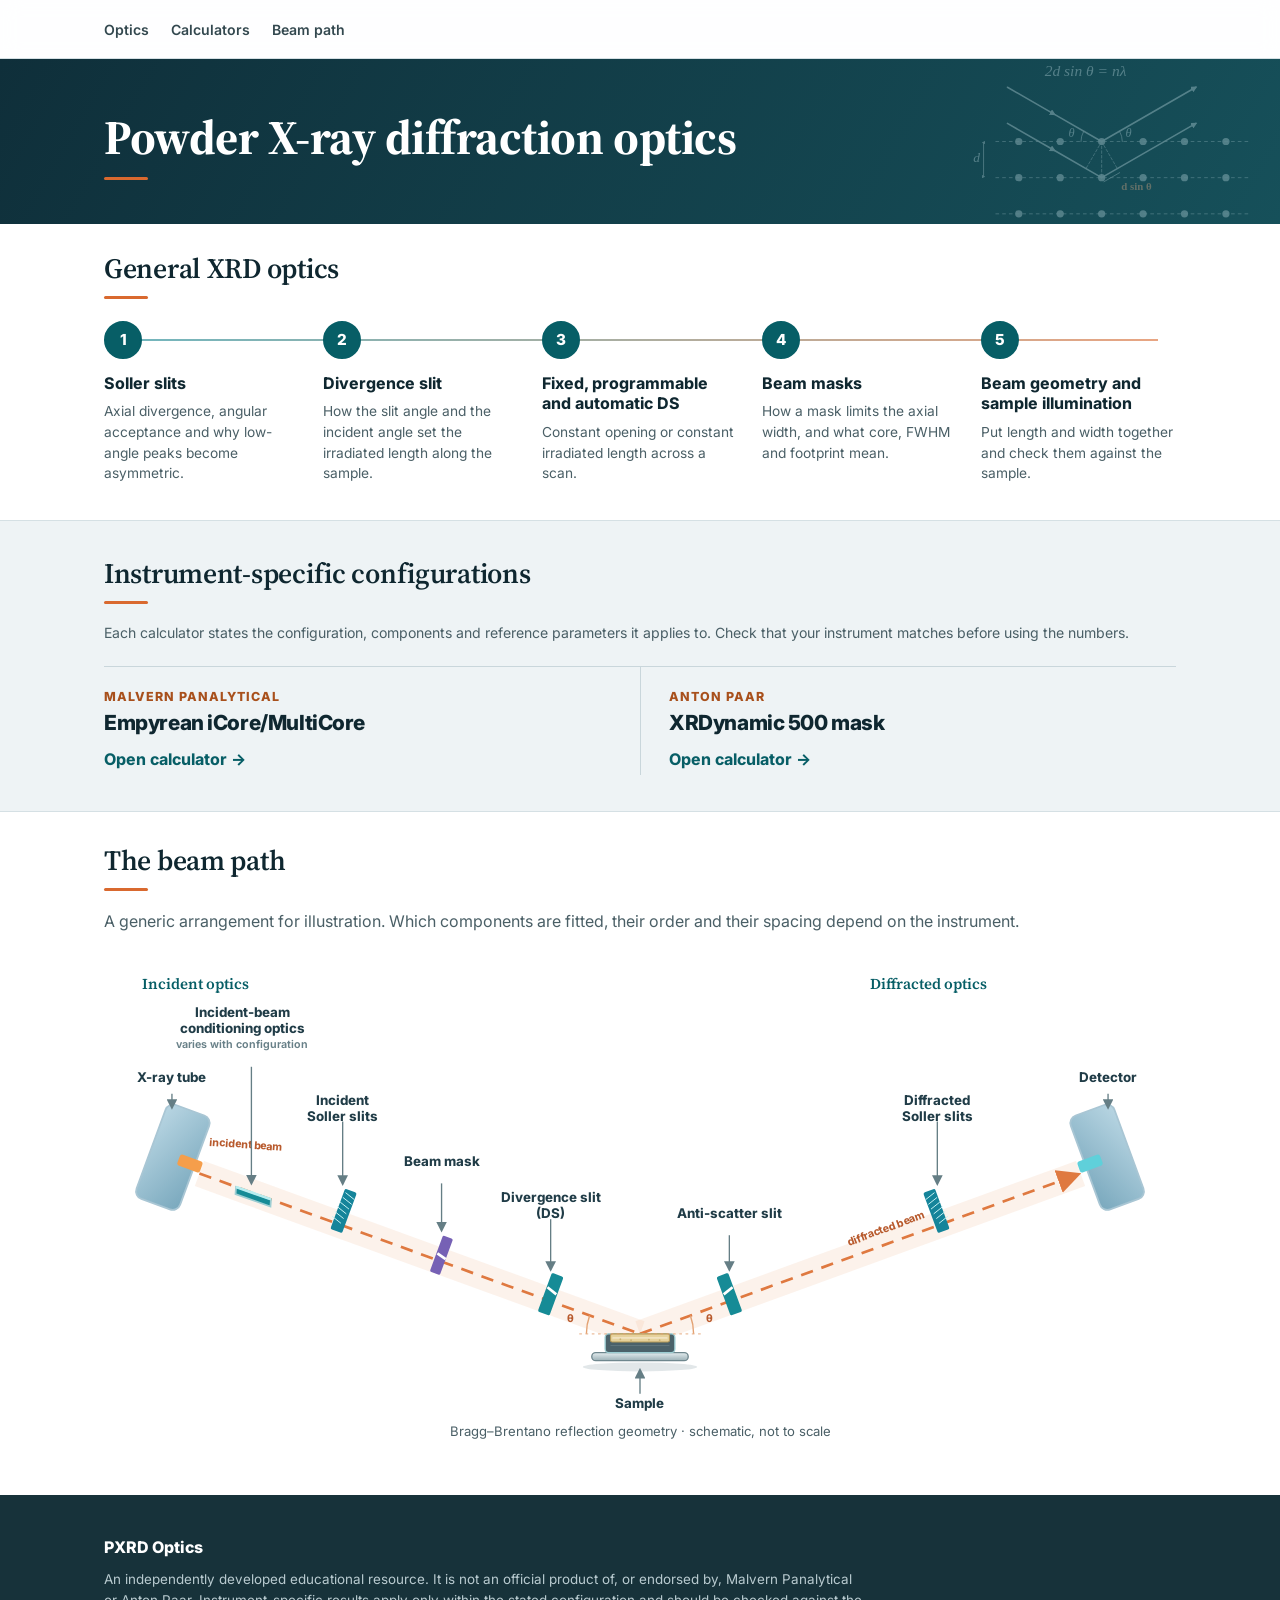
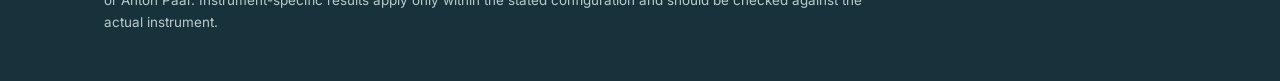
<file: index.html>
<!doctype html>
<html lang="en">
<head>
  <meta charset="utf-8">
  <meta name="viewport" content="width=device-width, initial-scale=1">
  <title>PXRD Optics</title>
  <meta name="description" content="Interactive education and instrument-specific calculation tools for powder X-ray diffraction optics.">
  <link rel="preconnect" href="https://fonts.googleapis.com"><link rel="preconnect" href="https://fonts.gstatic.com" crossorigin><link rel="stylesheet" href="https://fonts.googleapis.com/css2?family=Source+Serif+4:ital,opsz,wght@0,8..60,400;0,8..60,600;0,8..60,700;1,8..60,400&family=Inter:wght@400;500;600;700;800&display=swap">
  <link rel="stylesheet" href="styles.css?v=layers-10">
</head>
<body class="landing">
  <header class="site-nav">
    <div class="site-nav-inner">
      <nav aria-label="Main">
        <a href="#learn">Optics</a>
        <a href="#calculators">Calculators</a>
        <a href="#beam-path">Beam path</a>
      </nav>
    </div>
  </header>

  <main>
    <section class="landing-hero">
      <div class="landing-inner">
        <div class="hero-copy">
          <h1 class="kicker kicker-title hero-title">Powder X-ray diffraction optics</h1>
        </div>
      </div>
    </section>

    <section class="landing-section" id="learn">
      <div class="landing-inner">
        <div class="section-intro">
          <h2 class="kicker kicker-title">General XRD optics</h2>
        </div>
        <ol class="learning-path">
          <li><a href="soller.html"><span class="step-no">1</span><span class="step-title">Soller slits</span><span class="step-desc">Axial divergence, angular acceptance and why low-angle peaks become asymmetric.</span></a></li>
          <li><a href="divergent-slit.html"><span class="step-no">2</span><span class="step-title">Divergence slit</span><span class="step-desc">How the slit angle and the incident angle set the irradiated length along the sample.</span></a></li>
          <li><a href="slits.html"><span class="step-no">3</span><span class="step-title">Fixed, programmable and automatic DS</span><span class="step-desc">Constant opening or constant irradiated length across a scan.</span></a></li>
          <li><a href="training.html"><span class="step-no">4</span><span class="step-title">Beam masks</span><span class="step-desc">How a mask limits the axial width, and what core, FWHM and footprint mean.</span></a></li>
          <li><a href="beam-geometry.html"><span class="step-no">5</span><span class="step-title">Beam geometry and sample illumination</span><span class="step-desc">Put length and width together and check them against the sample.</span></a></li>
        </ol>
      </div>
    </section>

    <section class="landing-section alt" id="calculators">
      <div class="landing-inner">
        <div class="section-intro">
          <h2 class="kicker kicker-title">Instrument-specific configurations</h2>
          <p>Each calculator states the configuration, components and reference parameters it applies to. Check that your instrument matches before using the numbers.</p>
        </div>
        <div class="calc-row">
          <a class="calc-item" href="calculator.html">
            <span class="calc-maker">Malvern Panalytical</span>
            <span class="calc-title">Empyrean iCore/MultiCore</span>
            <span class="calc-go">Open calculator →</span>
          </a>
          <a class="calc-item" href="anton-paar/index.html">
            <span class="calc-maker">Anton Paar</span>
            <span class="calc-title">XRDynamic 500 mask</span>
            <span class="calc-go">Open calculator →</span>
          </a>
        </div>
      </div>
    </section>

    <section class="landing-section" id="beam-path">
      <div class="landing-inner">
        <div class="section-intro">
          <h2 class="kicker kicker-title">The beam path</h2>
          <p>A generic arrangement for illustration. Which components are fitted, their order and their spacing depend on the instrument.</p>
        </div>
        <figure class="beam-path-figure">
      <div class="home-diagram-scroll" role="region" aria-label="Scrollable diffractometer optics schematic" tabindex="0">
        <svg class="home-diagram" viewBox="0 0 1200 516" role="img" aria-labelledby="schematic-title schematic-desc" xmlns="http://www.w3.org/2000/svg">
          <title id="schematic-title">Generic Bragg–Brentano powder diffractometer optics</title>
          <desc id="schematic-desc">Schematic of the incident path from the X-ray tube through incident-beam conditioning optics, incident Soller slits, a beam mask and the divergence slit to the sample. The diffracted path goes through the anti-scatter slit and diffracted Soller slits to the detector. The incident and diffracted rays make the same angle θ with the sample surface, and the X-ray tube and detector sit at the same distance (the goniometer radius) from the sample. Component order and spacing vary between instruments.</desc>
          <defs>
            <linearGradient id="housing" x2="1" y2="1"><stop stop-color="#b9d6e3"/><stop offset="1" stop-color="#79a8bd"/></linearGradient>
            <linearGradient id="stageMetal" x2="0" y2="1"><stop stop-color="#e4edef"/><stop offset="1" stop-color="#9bb0b6"/></linearGradient>
            <linearGradient id="detector" x2="1" y2="1"><stop stop-color="#b9d6e3"/><stop offset="1" stop-color="#79a8bd"/></linearGradient>
            <marker id="arrowBeam" markerWidth="9" markerHeight="9" refX="7" refY="4.5" orient="auto"><path d="M0 0L9 4.5 0 9Z" fill="#df7940"/></marker>
            <marker id="arrowCall" markerWidth="8" markerHeight="8" refX="6" refY="4" orient="auto"><path d="M0 0L8 4 0 8Z" fill="#657e85"/></marker>
          </defs>
          <text x="42" y="37" class="diagram-kicker">Incident optics</text>
          <text x="857" y="37" class="diagram-kicker">Diffracted optics</text>
          <g transform="rotate(4.191 600 423)"><path d="M95 280 L155 297 L600 423" fill="none" stroke="#e59b68" stroke-width="30" opacity=".13"/></g>
          <g transform="rotate(-4.191 600 423)"><path d="M600 423 L1105 280" fill="none" stroke="#e59b68" stroke-width="30" opacity=".13"/></g>
          <g transform="rotate(4.191 600 423)"><path class="beam-flow" d="M95 280 L155 297 L600 423" fill="none" stroke="#df7940" stroke-width="3"/></g>
          <g transform="rotate(-4.191 600 423)"><path class="beam-flow" d="M600 423 L1100 281.4" fill="none" stroke="#df7940" stroke-width="3" marker-end="url(#arrowBeam)"/></g>
          <g transform="rotate(4.191 600 423)"><text x="103" y="248" class="beam-label">incident beam</text></g>
          <g transform="rotate(-4.191 600 423)"><text x="840" y="342" class="beam-label" transform="rotate(-16 840 342)">diffracted beam</text></g>

          <!-- source and incident components, each placed across the beam -->
          <g transform="rotate(4.191 600 423)"><g aria-label="X-ray tube"><rect x="38" y="208" width="52" height="112" rx="9" fill="url(#housing)" stroke="#a9c6d4" stroke-width="2" transform="rotate(16 64 264)"/><rect x="70" y="263" width="27" height="13" rx="3" fill="#f59e4b" transform="rotate(16 83 270)"/></g></g>
          <g transform="rotate(4.191 600 423)"><g aria-label="Incident-beam conditioning optics"><path d="M137 292 L177 303 L177 311 L137 300 Z" fill="#168b96" stroke="#075862" stroke-width="2"/><path d="M137 292 L177 303" stroke="#b8edf0" stroke-width="3"/></g></g>
          <g transform="rotate(4.191 600 423)"><g aria-label="Incident Soller slits"><rect x="252" y="286" width="14" height="48" rx="2" fill="#15849a" transform="rotate(16 259 310)"/><path d="M254 290l12 4m-13 2 12 4m-13 2 12 4m-13 2 12 4m-13 2 12 4m-13 2 12 4" stroke="#c9f3f4" stroke-width="1" transform="rotate(16 259 310)"/></g></g>
          <g transform="rotate(4.191 600 423)"><g aria-label="Beam mask"><rect x="366" y="330" width="12" height="43" rx="2" fill="#7661b5" transform="rotate(16 372 351)"/><path d="M367 351l11 3" stroke="#fff" stroke-width="3" transform="rotate(16 372 351)"/></g></g>
          <g transform="rotate(4.191 600 423)"><g aria-label="Divergence slit"><rect x="490" y="363" width="14" height="46" rx="2" fill="#168b96" transform="rotate(16 497 386)"/><path d="M491 380l12 4" stroke="#fff" stroke-width="3" transform="rotate(16 497 386)"/></g></g>

          <!-- sample and receiving side -->
          <g aria-label="Sample on stage"><ellipse cx="600" cy="460" rx="64" ry="5" fill="#143a4b" opacity=".12"/><rect x="546" y="444" width="108" height="9" rx="4.5" fill="url(#stageMetal)" stroke="#6f878e" stroke-width="1.5"/><rect x="561" y="423" width="78" height="21" rx="4" fill="#4b626a" stroke="#34494f" stroke-width="1.5"/><rect x="567" y="423" width="66" height="9" rx="2" fill="#e6d29c" stroke="#b69a57" stroke-width="1.2"/><path d="M570 427.5h60" stroke="#f6ead0" stroke-width="2" stroke-linecap="round" opacity=".7"/><g fill="#c1a766" opacity=".7"><circle cx="578" cy="429" r="1"/><circle cx="590" cy="430" r="1"/><circle cx="610" cy="429.5" r="1"/><circle cx="622" cy="430" r="1"/></g><path d="M567 436h66" stroke="#6b838a" stroke-width="1" opacity=".7"/></g>
          <g aria-label="Equal angles θ on both sides" fill="none" stroke="#a95c2a" stroke-width="1.6"><path d="M532 423 H668" stroke="#a95c2a" stroke-dasharray="3 4" opacity=".7"/><path d="M540 423 A60 60 0 0 1 543.62 402.48"/><path d="M656.38 402.48 A60 60 0 0 1 660 423"/></g>
          <text x="526" y="410" class="beam-label" text-anchor="end">θ</text><text x="674" y="410" class="beam-label">θ</text>
          <g transform="rotate(-4.191 600 423)"><g aria-label="Anti-scatter slit" transform="matrix(-1 0 0 1 1200 0)"><rect x="490" y="363" width="14" height="46" rx="2" fill="#168b96" transform="rotate(16 497 386)"/><path d="M491 380l12 4" stroke="#fff" stroke-width="3" transform="rotate(16 497 386)"/></g></g>
          <g transform="rotate(-4.191 600 423)"><g aria-label="Diffracted Soller slits" transform="matrix(-1 0 0 1 1200 0)"><rect x="252" y="286" width="14" height="48" rx="2" fill="#15849a" transform="rotate(16 259 310)"/><path d="M254 290l12 4m-13 2 12 4m-13 2 12 4m-13 2 12 4m-13 2 12 4m-13 2 12 4" stroke="#c9f3f4" stroke-width="1" transform="rotate(16 259 310)"/></g></g>
          <g transform="rotate(-4.191 600 423)"><g aria-label="Detector" transform="matrix(-1 0 0 1 1200 0)"><rect x="38" y="208" width="52" height="112" rx="9" fill="url(#detector)" stroke="#a9c6d4" stroke-width="2" transform="rotate(16 64 264)"/><rect x="70" y="263" width="27" height="13" rx="3" fill="#5fd0da" transform="rotate(16 83 270)"/></g></g>

          <!-- callouts with independent lanes to keep every label legible -->
          <g class="callout" transform="translate(13.05 -38.75)"><path d="M63 193V208"/><text x="63" y="180" text-anchor="middle">X-ray tube</text></g>
          <g class="callout"><path d="M165 124V254"/><text x="155" y="68" text-anchor="middle"><tspan>Incident-beam</tspan><tspan x="155" dy="18">conditioning optics</tspan><tspan x="155" dy="17" class="callout-sub">varies with configuration</tspan></text></g>
          <g class="callout" transform="translate(9.17 -24.62)"><path d="M258 210V279"/><text x="258" y="191" text-anchor="middle"><tspan>Incident</tspan><tspan x="258" dy="18">Soller slits</tspan></text></g>
          <g class="callout" transform="translate(5.87 -16.47)"><path d="M372 271V323"/><text x="372" y="252" text-anchor="middle">Beam mask</text></g>
          <g class="callout" transform="translate(2.98 -7.43)"><path d="M497 302V358"/><text x="497" y="283" text-anchor="middle"><tspan>Divergence slit</tspan><tspan x="497" dy="18">(DS)</tspan></text></g>
          <g class="callout"><path d="M600 490v-26"/><text x="600" y="506" text-anchor="middle">Sample</text></g>
          <g class="callout" transform="translate(-2.98 -7.43)"><path d="M703 320V358"/><text x="703" y="301" text-anchor="middle">Anti-scatter slit</text></g>
          <g class="callout" transform="translate(-9.17 -24.62)"><path d="M942 210V279"/><text x="942" y="191" text-anchor="middle"><tspan>Diffracted</tspan><tspan x="942" dy="18">Soller slits</tspan></text></g>
          <g class="callout" transform="translate(-13.05 -38.75)"><path d="M1137 193V208"/><text x="1137" y="180" text-anchor="middle">Detector</text></g>

        </svg>
      </div>
          <p class="home-scroll-hint">Swipe horizontally to follow the beam path →</p>
          <figcaption class="beam-path-caption">Bragg–Brentano reflection geometry · schematic, not to scale</figcaption>
        </figure>
      </div>
    </section>
  </main>

  <footer class="landing-footer">
    <div class="landing-inner">
      <p class="footer-brand">PXRD Optics</p>
      <p>An independently developed educational resource. It is not an official product of, or endorsed by, Malvern Panalytical or Anton Paar. Instrument-specific results apply only within the stated configuration and should be checked against the actual instrument.</p>
    </div>
  </footer>
</body>
</html>
</file>
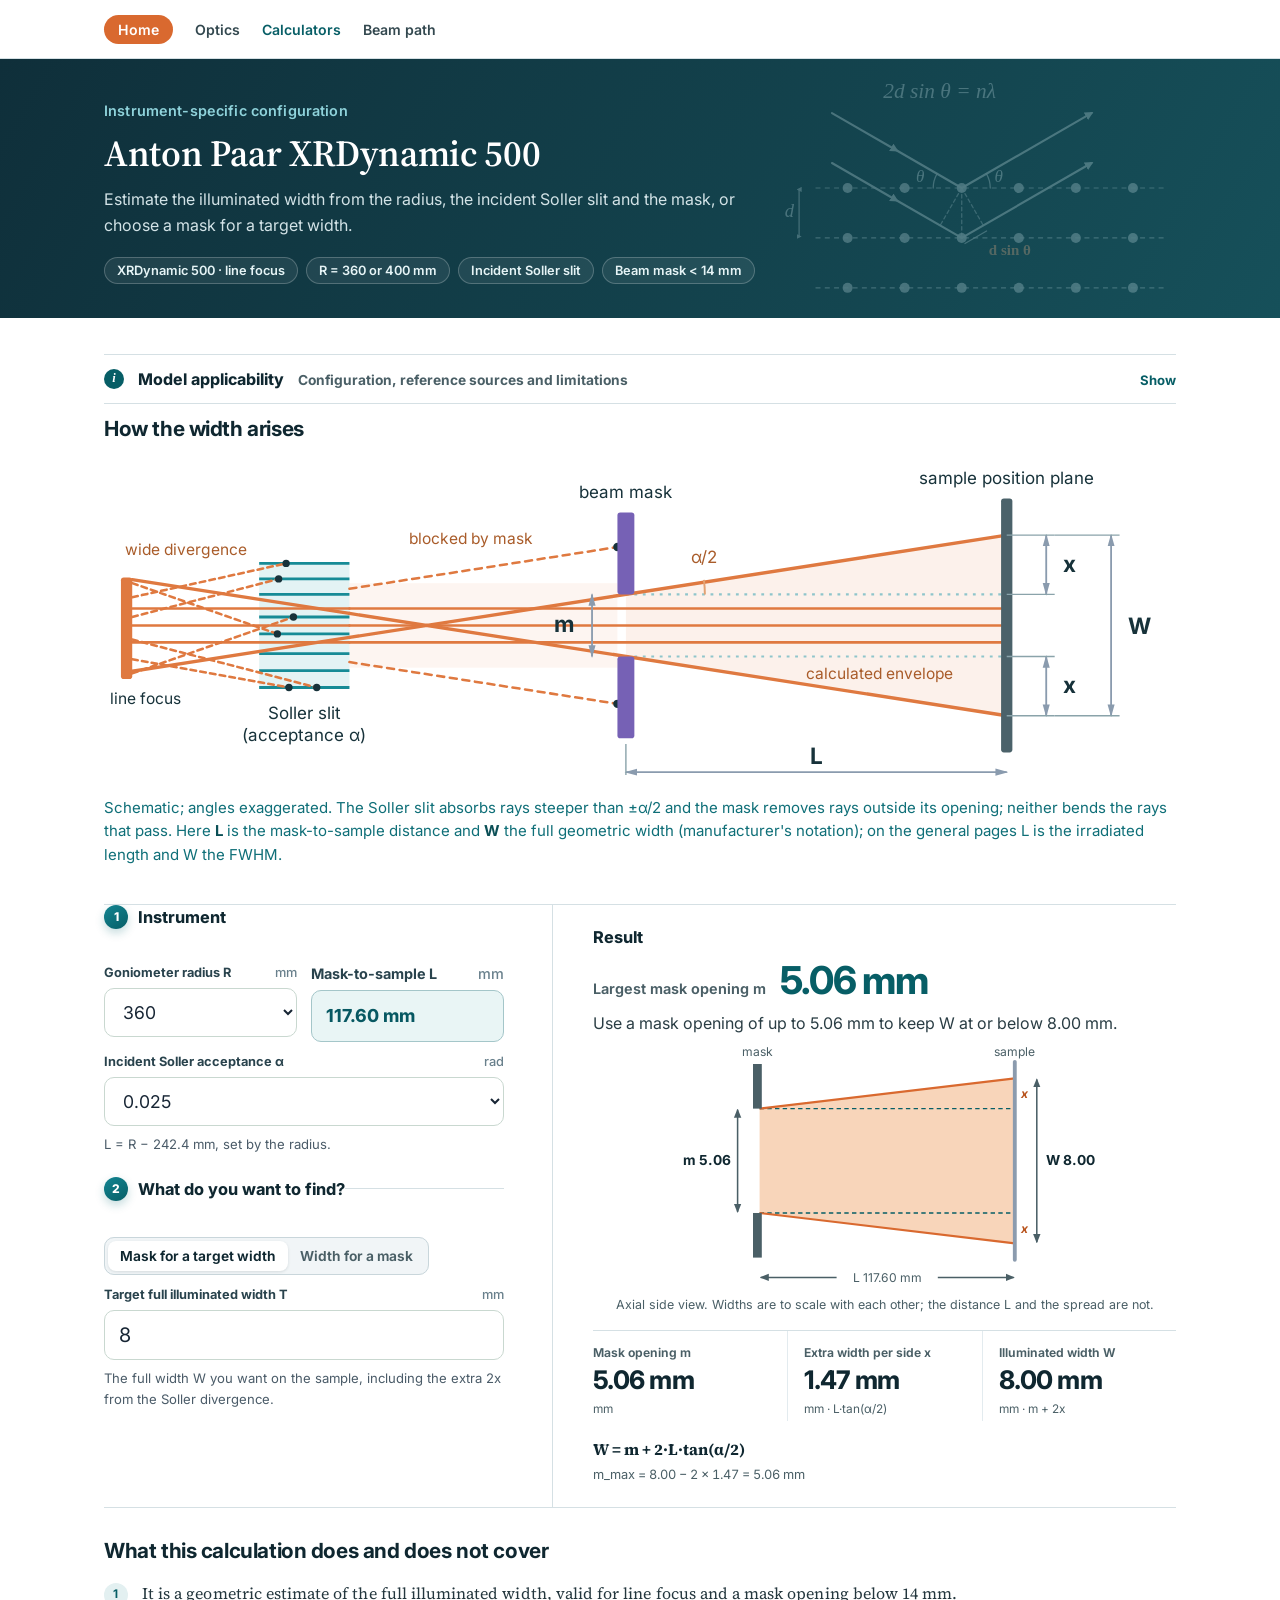
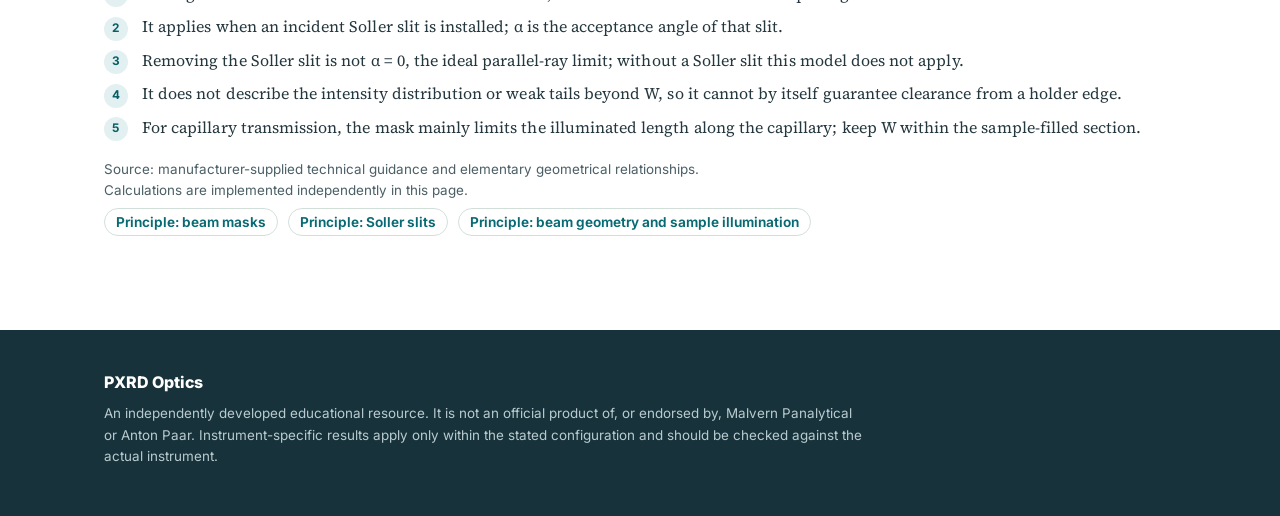
<file: anton-paar/index.html>
<!doctype html>
<html lang="en">
<head>
  <meta charset="utf-8">
  <meta name="viewport" content="width=device-width, initial-scale=1">
  <title>Anton Paar XRDynamic 500 beam mask calculator · PXRD Optics</title>
  <link rel="preconnect" href="https://fonts.googleapis.com"><link rel="preconnect" href="https://fonts.gstatic.com" crossorigin><link rel="stylesheet" href="https://fonts.googleapis.com/css2?family=Source+Serif+4:ital,opsz,wght@0,8..60,400;0,8..60,600;0,8..60,700;1,8..60,400&family=Inter:wght@400;500;600;700;800&display=swap">
  <link rel="stylesheet" href="../styles.css?v=layers-10">
  <script defer src="calculator.js?v=layers-10"></script>
</head>
<body class="page">
  <header class="site-nav">
    <div class="site-nav-inner">
      <nav aria-label="Main">
        <a class="nav-home" href="../index.html">Home</a>
        <a href="../index.html#learn">Optics</a>
        <a href="../index.html#calculators" aria-current="page">Calculators</a>
        <a href="../index.html#beam-path">Beam path</a>
      </nav>
    </div>
  </header>

  <main class="shell">
    <header class="header">
      <p class="kicker">Instrument-specific configuration</p>
      <h1>Anton Paar XRDynamic 500</h1>
      <p>Estimate the illuminated width from the radius, the incident Soller slit and the mask, or choose a mask for a target width.</p>
      <ul class="spec-chips" aria-label="Applies to"><li>XRDynamic 500 · line focus</li><li>R = 360 or 400 mm</li><li>Incident Soller slit</li><li>Beam mask < 14 mm</li></ul>
    </header>

    <details class="model-card">
      <summary><span class="mc-title" id="model-title">Model applicability</span><span class="mc-hint">Configuration, reference sources and limitations</span></summary>
      <dl>
        <dt>Applicable configuration</dt>
        <dd>Anton Paar XRDynamic 500, line focus, goniometer radius 360 mm or 400 mm, beam mask opening below 14 mm (instrument range 0 to about 13 mm).</dd>
        <dt>Optical components required</dt>
        <dd>An incident Soller slit with acceptance angle 0.05, 0.025 or 0.0125 rad, and a beam mask downstream of it.</dd>
        <dt>Source of reference parameters</dt>
        <dd>Manufacturer-supplied technical guidance and elementary geometrical relationships. The mask position (242.4 mm term) is an instrument-specific parameter from that guidance.</dd>
        <dt>Assumptions and limitations</dt>
        <dd><ul>
          <li>W is a geometric estimate of the full illuminated width (an envelope), not a FWHM or a measured profile.</li>
          <li>Removing the Soller slit is not the same as α = 0; α = 0 is the ideal parallel-ray limit. Without a Soller slit this model does not apply.</li>
          <li>Weak tails beyond W are not described, so the result cannot by itself guarantee clearance from a holder edge.</li>
        </ul></dd>
      </dl>
    </details>

    <section class="panel" aria-labelledby="geo-title">
      <h2 id="geo-title">How the width arises</h2>
      <figure class="slit-figure">
        <svg viewBox="0 12 760 232" role="img" aria-labelledby="sch-title sch-desc" xmlns="http://www.w3.org/2000/svg" style="display:block;width:100%;height:auto">
          <title id="sch-title">Illuminated width from beam mask opening and Soller divergence</title>
          <desc id="sch-desc">Side view in the axial direction. Every point along the line focus emits rays in many directions, so rays enter the incident Soller slit over a wide range of angles. Steeply inclined rays strike the Soller plates and are absorbed, so the rays that leave the Soller slit are inclined by at most half its acceptance angle α. These rays travel in straight lines. Rays that reach a mask plate stop there; rays that pass the opening of width m continue in the same direction. The two steepest rays that just pass the opening edges spread by x on each side over the mask-to-sample distance L, so the geometric envelope at the sample plane has width W = m + 2x. Angles are exaggerated.</desc>
          <defs>
            <marker id="ah" viewBox="0 0 9 6" markerUnits="userSpaceOnUse" markerWidth="9" markerHeight="6" refX="8" refY="3" orient="auto-start-reverse"><path d="M0 .5L9 3 0 5.5Z" fill="#8a9bae"/></marker>
          </defs>
          
          <!-- source and incident Soller slit: steep rays are absorbed by the plates, only rays within ±α/2 leave -->
          <rect x="12" y="96" width="8" height="72" rx="2" fill="#df7940"/>
          <text x="4" y="186" font-size="11" fill="#17323a">line focus</text>
          <rect x="110" y="86" width="64" height="88" fill="#e3f3f4"/>
          <path d="M110 86H174M110 97H174M110 108H174M110 124H174M110 136H174M110 150H174M110 162H174M110 174H174" stroke="#168b96" stroke-width="2"/>
          <g stroke="#df7940" stroke-width="1.8" fill="none" stroke-linecap="round">
            <path d="M20 118H174M20 130H174M20 142H174"/>
            <path d="M20 162.5 L174 138.5 M20 97.5 L174 121.5" stroke-width="2.4"/>
            <path d="M20 100 L122.9 136 M20 164 L134.3 124 M20 110 L129.1 86 M20 154 L131.1 174 M20 124 L123.8 97 M20 140 L150.8 174" stroke-dasharray="4 3"/>
          </g>
          <g fill="#17323a"><circle cx="122.9" cy="136" r="2.6"/><circle cx="134.3" cy="124" r="2.6"/><circle cx="129.1" cy="86" r="2.6"/><circle cx="131.1" cy="174" r="2.6"/><circle cx="123.8" cy="97" r="2.6"/><circle cx="150.8" cy="174" r="2.6"/></g>
          <text x="58" y="80" text-anchor="middle" font-size="11" fill="#a95c2a">wide divergence</text>
          <text x="142" y="196" text-anchor="middle" font-size="12" fill="#17323a">Soller slit</text>
          <text x="142" y="212" text-anchor="middle" font-size="12" fill="#17323a">(acceptance α)</text>
          <g transform="translate(120 0)">
          <!-- incident beam region between Soller slit and mask -->
          <rect x="54" y="100" width="190" height="60" fill="#df7940" opacity=".07"/>
          <!-- calculated geometric envelope beyond the mask -->
          <path d="M250 108 L520 66 L520 194 L250 152 Z" fill="#df7940" opacity=".10"/>
          <path d="M250 108 L520 108 M250 152 L520 152" stroke="#0a6870" stroke-width="1.5" fill="none" stroke-dasharray="2 4"/>
          <!-- straight rays: parallel rays and the two steepest rays that just pass the opening edges -->
          <g stroke="#df7940" stroke-width="1.8" fill="none" stroke-linecap="round">
            <path d="M54 118 L520 118 M54 130 L520 130 M54 142 L520 142"/>
            <path d="M54 138.5 L520 66 M54 121.5 L520 194" stroke-width="2.4"/>
            <!-- equally steep rays that reach a mask plate and stop -->
            <path d="M54 104 L244 74.4 M54 156 L244 185.6" stroke-dasharray="5 4"/>
          </g>
          <g fill="#17323a"><circle cx="244" cy="74.4" r="3"/><circle cx="244" cy="185.6" r="3"/></g>
          <text x="140" y="72" font-size="11" fill="#a95c2a" text-anchor="middle">blocked by mask</text>
          <!-- mask plates -->
          <rect x="244" y="50" width="12" height="58" rx="2" fill="#7661b5"/>
          <rect x="244" y="152" width="12" height="58" rx="2" fill="#7661b5"/>
          <text x="250" y="40" text-anchor="middle" font-size="12" fill="#17323a">beam mask</text>
          <!-- sample plane -->
          <rect x="516" y="40" width="8" height="180" rx="2" fill="#4b626a"/>
          <text x="520" y="30" text-anchor="middle" font-size="12" fill="#17323a">sample position plane</text>
          <!-- m dimension -->
          <path d="M226 108V152" stroke="#8a9bae" stroke-width="1.3" marker-start="url(#ah)" marker-end="url(#ah)"/>
          <text x="214" y="135" text-anchor="end" font-size="16" font-weight="700" fill="#17323a">m</text>
          <!-- x dimensions -->
          <path d="M548 66V108" stroke="#8a9bae" stroke-width="1.3" marker-start="url(#ah)" marker-end="url(#ah)"/>
          <path d="M548 152V194" stroke="#8a9bae" stroke-width="1.3" marker-start="url(#ah)" marker-end="url(#ah)"/>
          <text x="560" y="92" font-size="16" font-weight="700" fill="#17323a">x</text>
          <text x="560" y="178" font-size="16" font-weight="700" fill="#17323a">x</text>
          <path d="M520 108h34M520 152h34M520 66h34M520 194h34" stroke="#8aa3aa" stroke-width="1"/>
          <!-- W dimension -->
          <path d="M594 66V194" stroke="#8a9bae" stroke-width="1.3" marker-start="url(#ah)" marker-end="url(#ah)"/>
          <path d="M554 66h46M554 194h46" stroke="#8aa3aa" stroke-width="1"/>
          <text x="606" y="136" font-size="16" font-weight="700" fill="#17323a">W</text>
          <!-- L dimension -->
          <path d="M250 238H520" stroke="#8a9bae" stroke-width="1.3" marker-start="url(#ah)" marker-end="url(#ah)" transform="translate(0 -4)"/>
          <path d="M250 214v22" stroke="#8aa3aa" stroke-width="1"/>
          <text x="385" y="228" text-anchor="middle" font-size="16" font-weight="700" fill="#17323a">L</text>
          <!-- half-angle between the steepest ray and the axis -->
          <path d="M306 108 A80 80 0 0 0 305.3 97.7" stroke="#a95c2a" stroke-width="1.4" fill="none"/>
          <text x="296" y="86" font-size="12" fill="#a95c2a">α/2</text>
          <text x="430" y="168" font-size="11" fill="#a95c2a" text-anchor="middle">calculated envelope</text>
                  </g>
        </svg>
        <figcaption>Schematic; angles exaggerated. The Soller slit absorbs rays steeper than ±α/2 and the mask removes rays outside its opening; neither bends the rays that pass. Here <strong>L</strong> is the mask-to-sample distance and <strong>W</strong> the full geometric width (manufacturer's notation); on the general pages L is the irradiated length and W the FWHM.</figcaption>
      </figure>
    </section>

    <div class="calc-layout ap-layout">
      <form class="calc-inputs" aria-label="Instrument settings" onsubmit="return false">
        <fieldset class="calc-group">
          <legend><span class="step">1</span>Instrument</legend>
          <div class="form-grid">
            <div class="field"><label for="radius">Goniometer radius R <span>mm</span></label>
              <select id="radius"><option value="360" selected>360</option><option value="400">400</option></select></div>
            <div class="field"><span class="field-label">Mask-to-sample L <span>mm</span></span><output id="dist" for="radius">—</output></div>
            <div class="field span-2"><label for="alpha">Incident Soller acceptance α <span>rad</span></label>
              <select id="alpha"><option value="0.05">0.05</option><option value="0.025" selected>0.025</option><option value="0.0125">0.0125</option></select></div>
          </div>
          <p class="input-hint">L = R − 242.4 mm, set by the radius.</p>
        </fieldset>
        <fieldset class="calc-group">
          <legend><span class="step">2</span>What do you want to find?</legend>
          <fieldset class="mode-choice segmented"><legend class="visually-hidden">Calculation</legend>
            <label><input type="radio" name="ap-mode" id="mode-target" value="target" checked> Mask for a target width</label>
            <label><input type="radio" name="ap-mode" id="mode-mask" value="mask"> Width for a mask</label>
          </fieldset>
          <div class="form-grid one">
            <div class="field" id="target-field"><label for="target">Target full illuminated width T <span>mm</span></label>
              <input id="target" type="number" min="0" step="0.1" value="8" inputmode="decimal">
              <p class="input-hint">The full width W you want on the sample, including the extra 2x from the Soller divergence.</p></div>
            <div class="field" id="mask-field" hidden><label for="mask">Beam mask opening m <span>mm</span></label>
              <input id="mask" type="number" min="0" max="13" step="0.1" value="6" inputmode="decimal" aria-describedby="mask-warning">
              <p id="mask-warning" class="inline-warning" hidden></p></div>
          </div>
        </fieldset>
      </form>

      <section class="calc-results" aria-live="polite" aria-labelledby="result-title">
        <div class="result-head"><h2 id="result-title">Result</h2></div>
        <div class="ap-answer"><span id="answer-label">Largest mask opening</span><strong id="answer">—</strong></div>
        <p id="message" class="message"></p>
        <figure class="fit-figure">
          <svg id="ap-svg" viewBox="0 0 400 230" role="img" aria-labelledby="ap-svg-title"><title id="ap-svg-title">Axial view of the beam from the mask opening to the sample</title></svg>
          <figcaption>Axial side view. Widths are to scale with each other; the distance L and the spread are not.</figcaption>
        </figure>
        <dl class="fit-numbers">
          <div><dt>Mask opening m</dt><dd id="out-m">—</dd><small id="out-m-note">mm</small></div>
          <div><dt>Extra width per side x</dt><dd id="out-x">—</dd><small>mm · L·tan(α/2)</small></div>
          <div><dt>Illuminated width W</dt><dd id="out-w">—</dd><small>mm · m + 2x</small></div>
        </dl>
        <p class="fit-rule"><strong>W = m + 2·L·tan(α/2)</strong> <span id="formula">—</span></p>
      </section>
    </div>

    <section class="panel" aria-labelledby="notes-title">
      <h2 id="notes-title">What this calculation does and does not cover</h2>
      <ol>
        <li>It is a geometric estimate of the full illuminated width, valid for line focus and a mask opening below 14 mm.</li>
        <li>It applies when an incident Soller slit is installed; α is the acceptance angle of that slit.</li>
        <li>Removing the Soller slit is not α = 0, the ideal parallel-ray limit; without a Soller slit this model does not apply.</li>
        <li>It does not describe the intensity distribution or weak tails beyond W, so it cannot by itself guarantee clearance from a holder edge.</li>
        <li>For capillary transmission, the mask mainly limits the illuminated length along the capillary; keep W within the sample-filled section.</li>
      </ol>
      <p class="result-note">Source: manufacturer-supplied technical guidance and elementary geometrical relationships. Calculations are implemented independently in this page.</p>
      <div class="related-links"><a href="../training.html">Principle: beam masks</a><a href="../soller.html">Principle: Soller slits</a><a href="../beam-geometry.html">Principle: beam geometry and sample illumination</a></div>
    </section>
  </main>
<footer class="landing-footer">
    <div class="landing-inner">
      <p class="footer-brand">PXRD Optics</p>
      <p>An independently developed educational resource. It is not an official product of, or endorsed by, Malvern Panalytical or Anton Paar. Instrument-specific results apply only within the stated configuration and should be checked against the actual instrument.</p>
    </div>
  </footer>
</body>
</html>
</file>
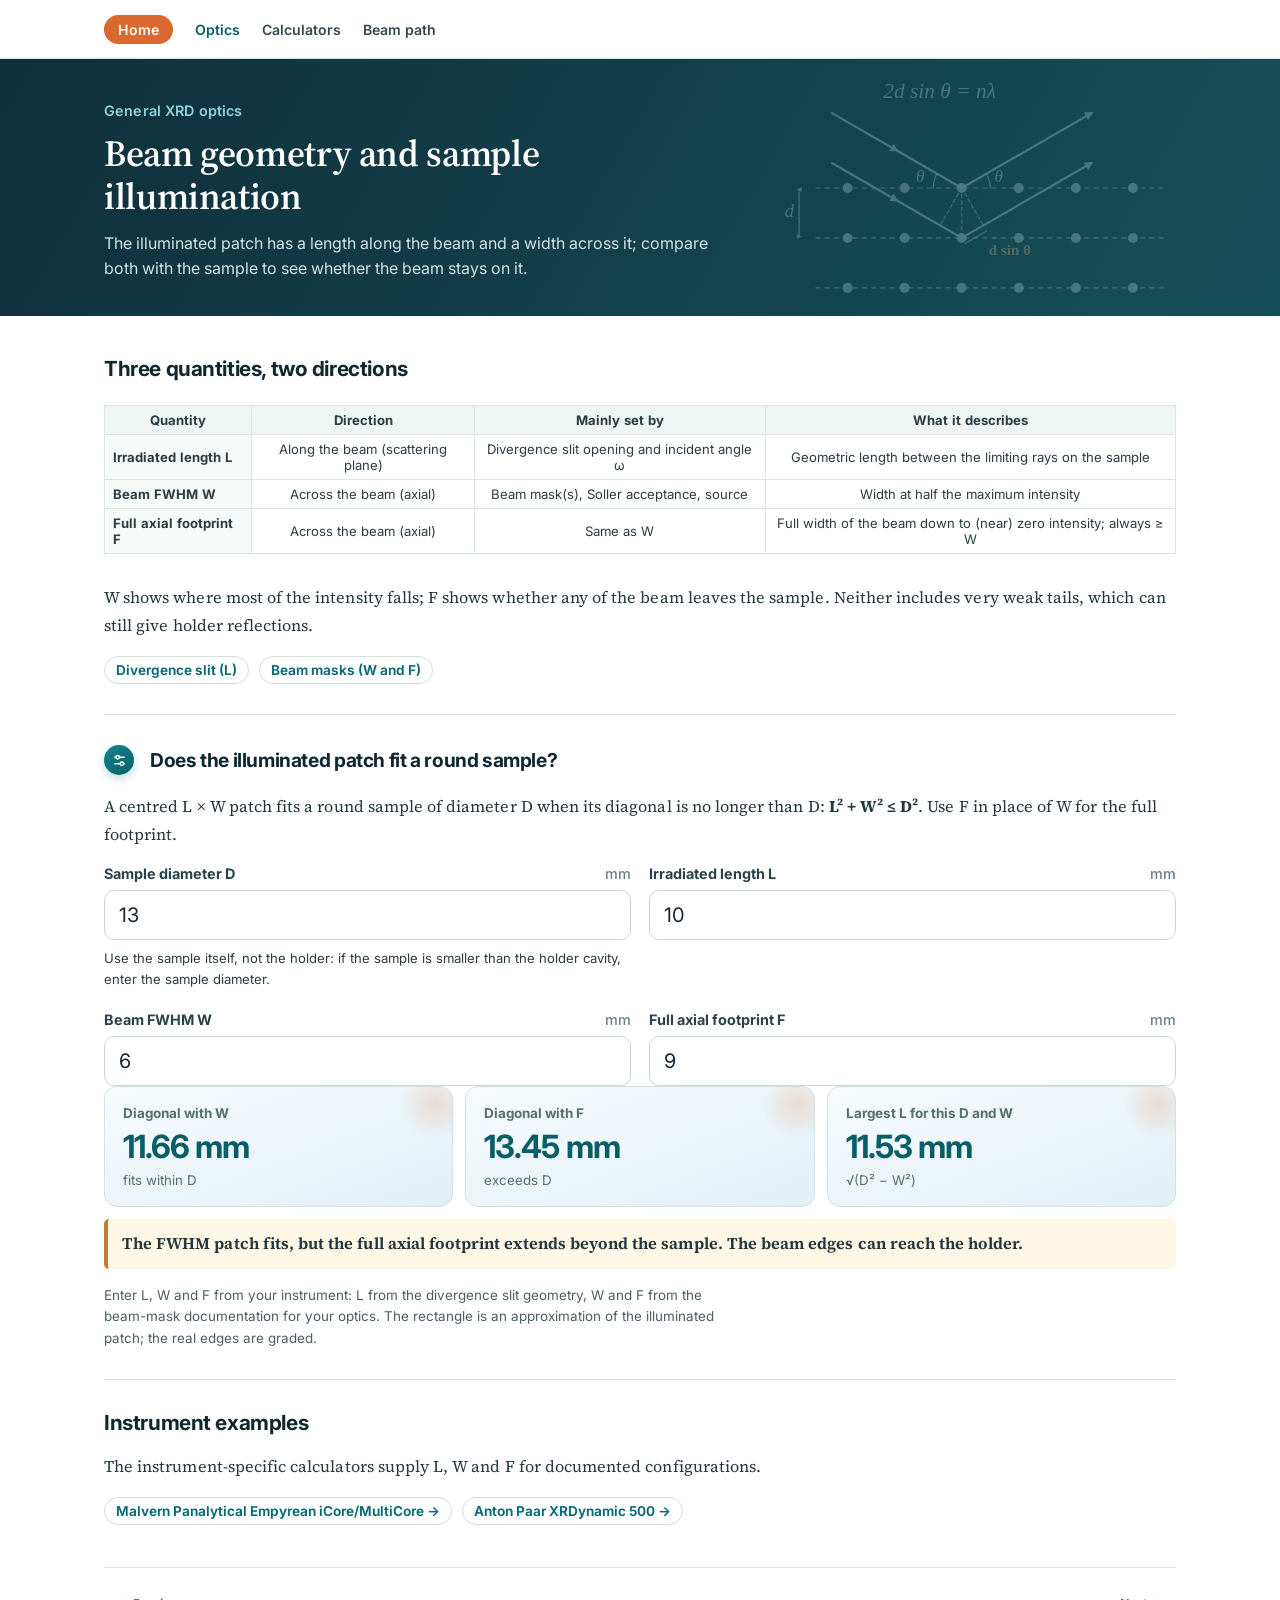
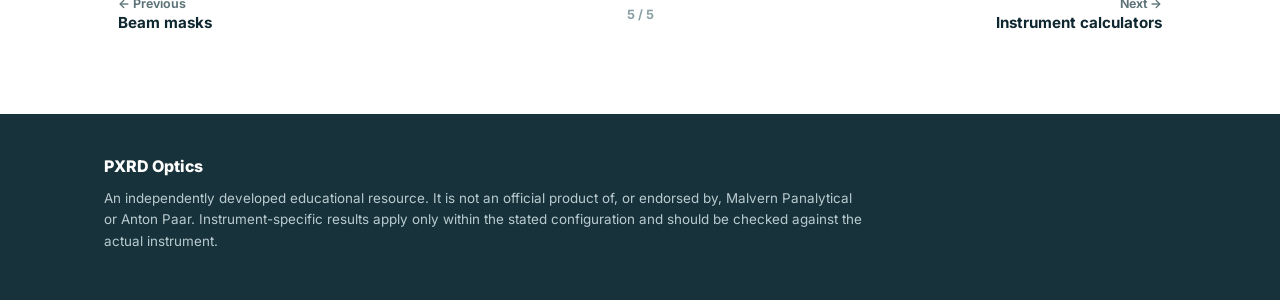
<file: beam-geometry.html>
<!doctype html>
<html lang="en">
<head>
  <meta charset="utf-8">
  <meta name="viewport" content="width=device-width, initial-scale=1">
  <title>Beam geometry and sample illumination · PXRD Optics</title>
  <link rel="preconnect" href="https://fonts.googleapis.com"><link rel="preconnect" href="https://fonts.gstatic.com" crossorigin><link rel="stylesheet" href="https://fonts.googleapis.com/css2?family=Source+Serif+4:ital,opsz,wght@0,8..60,400;0,8..60,600;0,8..60,700;1,8..60,400&family=Inter:wght@400;500;600;700;800&display=swap">
  <link rel="stylesheet" href="styles.css?v=layers-10">
</head>
<body class="page">
  <header class="site-nav">
    <div class="site-nav-inner">
      <nav aria-label="Main">
        <a class="nav-home" href="index.html">Home</a>
        <a href="index.html#learn" aria-current="page">Optics</a>
        <a href="index.html#calculators">Calculators</a>
        <a href="index.html#beam-path">Beam path</a>
      </nav>
    </div>
  </header>

  <main class="shell training">
    <header class="header">
      <p class="kicker">General XRD optics</p>
      <h1>Beam geometry and sample illumination</h1>
      <p>The illuminated patch has a length along the beam and a width across it; compare both with the sample to see whether the beam stays on it.</p>
    </header>

    <section class="panel">
      <h2>Three quantities, two directions</h2>
      <div class="table-scroll">
        <table class="ref-table">
          <thead><tr><th scope="col">Quantity</th><th scope="col">Direction</th><th scope="col">Mainly set by</th><th scope="col">What it describes</th></tr></thead>
          <tbody>
            <tr><th scope="row">Irradiated length L</th><td>Along the beam (scattering plane)</td><td>Divergence slit opening and incident angle ω</td><td>Geometric length between the limiting rays on the sample</td></tr>
            <tr><th scope="row">Beam FWHM W</th><td>Across the beam (axial)</td><td>Beam mask(s), Soller acceptance, source</td><td>Width at half the maximum intensity</td></tr>
            <tr><th scope="row">Full axial footprint F</th><td>Across the beam (axial)</td><td>Same as W</td><td>Full width of the beam down to (near) zero intensity; always ≥ W</td></tr>
          </tbody>
        </table>
      </div>
      <p>W shows where most of the intensity falls; F shows whether any of the beam leaves the sample. Neither includes very weak tails, which can still give holder reflections.</p>
      <div class="related-links"><a href="divergent-slit.html">Divergence slit (L)</a><a href="training.html">Beam masks (W and F)</a></div>
    </section>

    <section class="panel" aria-labelledby="fit-title">
      <div class="section-heading"><span class="step step-icon" role="img" aria-label="Interactive" title="Interactive"><svg viewBox="0 0 16 16" aria-hidden="true"><path d="M3 4.5h10M3 11.5h10"/><circle cx="6" cy="4.5" r="1.8"/><circle cx="10.5" cy="11.5" r="1.8"/></svg></span><h2 id="fit-title">Does the illuminated patch fit a round sample?</h2></div>
      <p>A centred L × W patch fits a round sample of diameter D when its diagonal is no longer than D: <strong>L² + W² ≤ D²</strong>. Use F in place of W for the full footprint.</p>
      <div class="form-grid geometry-inputs">
        <div class="field"><label for="g-d">Sample diameter D <span>mm</span></label><input id="g-d" type="number" min="0.1" step="any" value="13"><p class="input-hint">Use the sample itself, not the holder: if the sample is smaller than the holder cavity, enter the sample diameter.</p></div>
        <div class="field"><label for="g-l">Irradiated length L <span>mm</span></label><input id="g-l" type="number" min="0" step="any" value="10"></div>
        <div class="field"><label for="g-w">Beam FWHM W <span>mm</span></label><input id="g-w" type="number" min="0" step="any" value="6"></div>
        <div class="field"><label for="g-f">Full axial footprint F <span>mm</span></label><input id="g-f" type="number" min="0" step="any" value="9"></div>
      </div>
      <div class="metric-grid" aria-live="polite">
        <div class="metric"><span>Diagonal with W</span><strong id="g-diag-w">—</strong><small id="g-fit-w">—</small></div>
        <div class="metric"><span>Diagonal with F</span><strong id="g-diag-f">—</strong><small id="g-fit-f">—</small></div>
        <div class="metric"><span>Largest L for this D and W</span><strong id="g-maxl">—</strong><small>√(D² − W²)</small></div>
      </div>
      <p id="g-message" class="notice" hidden></p>
      <p class="result-note">Enter L, W and F from your instrument: L from the divergence slit geometry, W and F from the beam-mask documentation for your optics. The rectangle is an approximation of the illuminated patch; the real edges are graded.</p>
    </section>

    <section class="panel">
      <h2>Instrument examples</h2>
      <p>The instrument-specific calculators supply L, W and F for documented configurations.</p>
      <div class="related-links"><a href="calculator.html">Malvern Panalytical Empyrean iCore/MultiCore →</a><a href="anton-paar/index.html">Anton Paar XRDynamic 500 →</a></div>
    </section>
    <nav class="page-steps" aria-label="General XRD optics pages">
      <a class="page-prev" href="training.html"><span>← Previous</span><strong>Beam masks</strong></a>
      <span class="page-count">5 / 5</span>
      <a class="page-next" href="index.html#calculators"><span>Next →</span><strong>Instrument calculators</strong></a>
    </nav>
  </main>
  <script>
    (() => {
      const $ = id => document.getElementById(id);
      const f2 = v => v.toFixed(2);
      function render() {
        const D = +$('g-d').value, L = +$('g-l').value, W = +$('g-w').value, F = +$('g-f').value;
        const msg = $('g-message');
        if (!(D > 0) || !(L >= 0) || !(W >= 0) || !(F >= 0)) {
          ['g-diag-w', 'g-diag-f', 'g-maxl'].forEach(id => $(id).textContent = '—');
          $('g-fit-w').textContent = $('g-fit-f').textContent = 'Enter non-negative values';
          msg.hidden = true; return;
        }
        const dW = Math.hypot(L, W), dF = Math.hypot(L, F);
        $('g-diag-w').textContent = `${f2(dW)} mm`;
        $('g-diag-f').textContent = `${f2(dF)} mm`;
        $('g-fit-w').textContent = dW <= D ? 'fits within D' : 'exceeds D';
        $('g-fit-f').textContent = dF <= D ? 'fits within D' : 'exceeds D';
        $('g-maxl').textContent = W > D ? 'W > D' : `${f2(Math.sqrt(D * D - W * W))} mm`;
        if (F < W) { msg.hidden = false; msg.textContent = 'F should not be smaller than W: the full footprint includes the FWHM.'; }
        else if (dW > D) { msg.hidden = false; msg.textContent = 'The FWHM patch already extends beyond the sample. Reduce L (smaller divergence slit) or W (smaller mask).'; }
        else if (dF > D) { msg.hidden = false; msg.textContent = 'The FWHM patch fits, but the full axial footprint extends beyond the sample. The beam edges can reach the holder.'; }
        else msg.hidden = true;
      }
      for (const id of ['g-d', 'g-l', 'g-w', 'g-f']) $(id).addEventListener('input', render);
      render();
    })();
  </script>
<footer class="landing-footer">
    <div class="landing-inner">
      <p class="footer-brand">PXRD Optics</p>
      <p>An independently developed educational resource. It is not an official product of, or endorsed by, Malvern Panalytical or Anton Paar. Instrument-specific results apply only within the stated configuration and should be checked against the actual instrument.</p>
    </div>
  </footer>
</body>
</html>
</file>
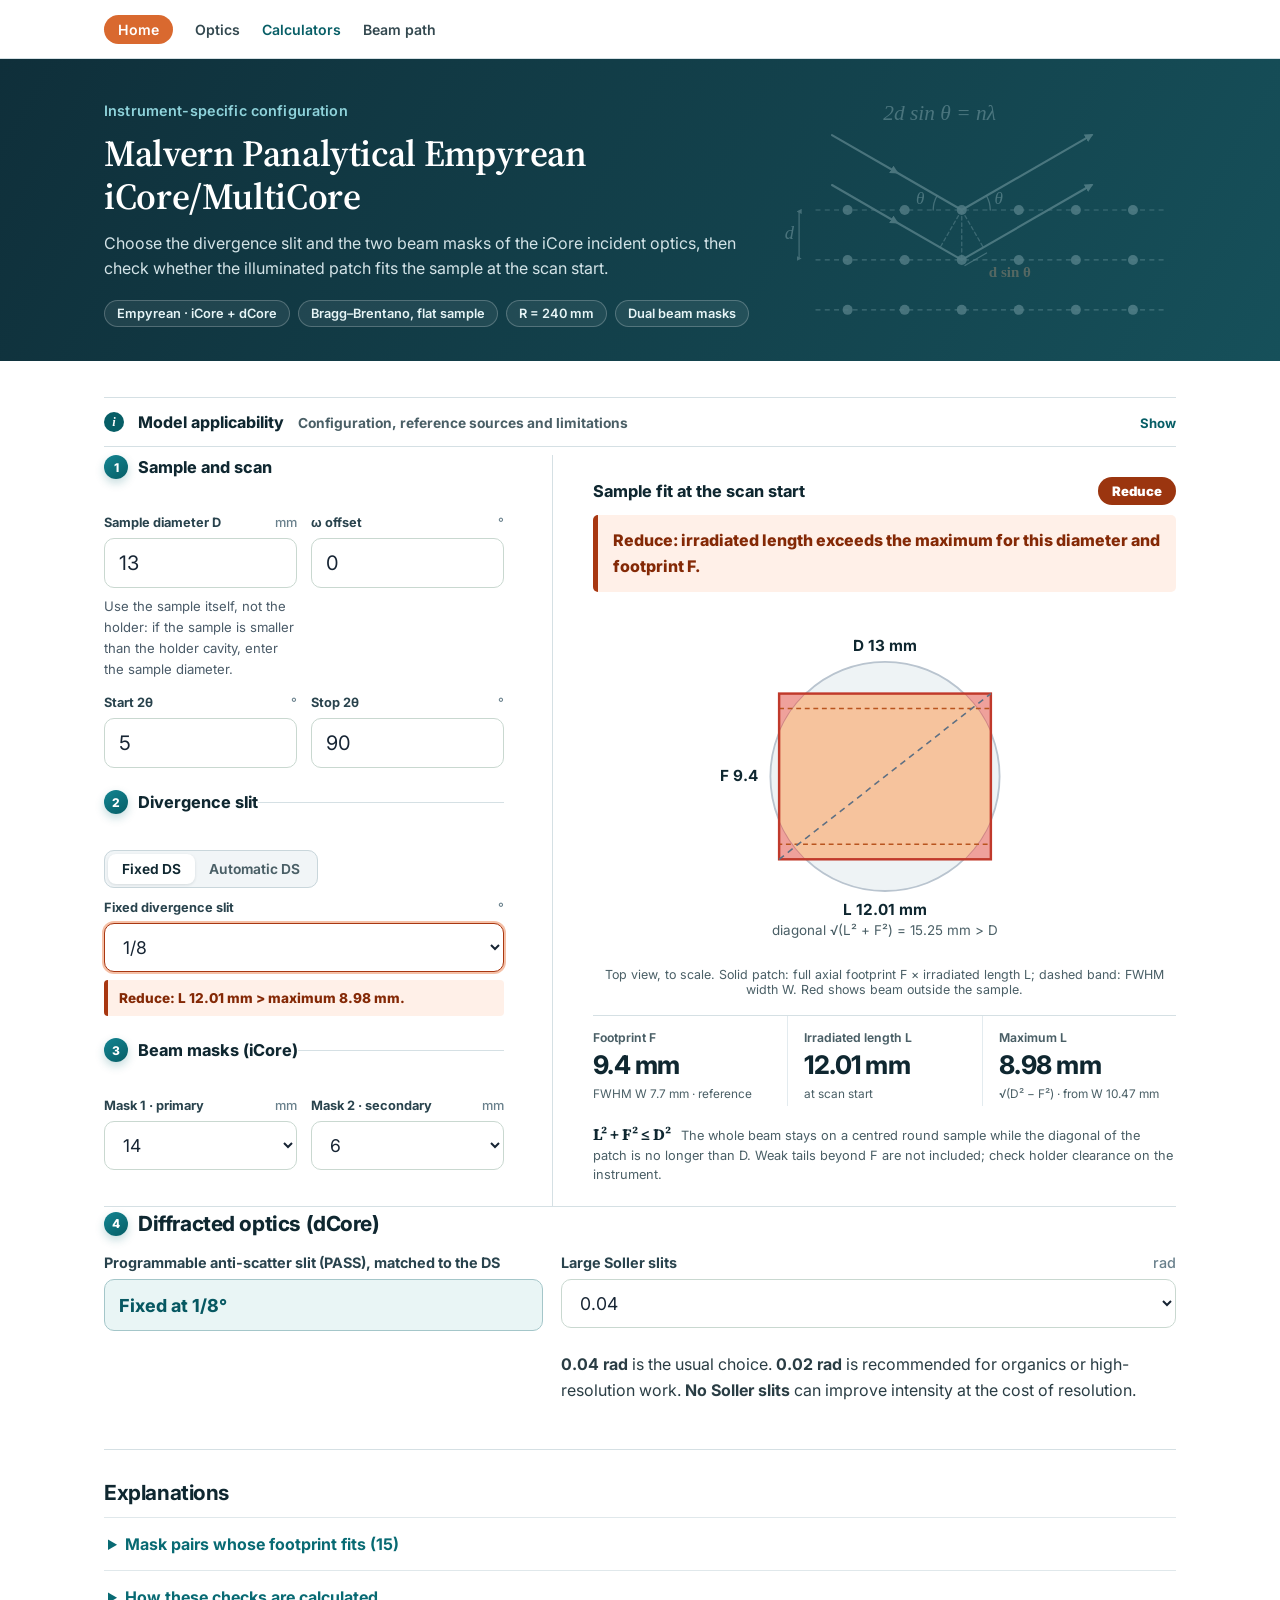
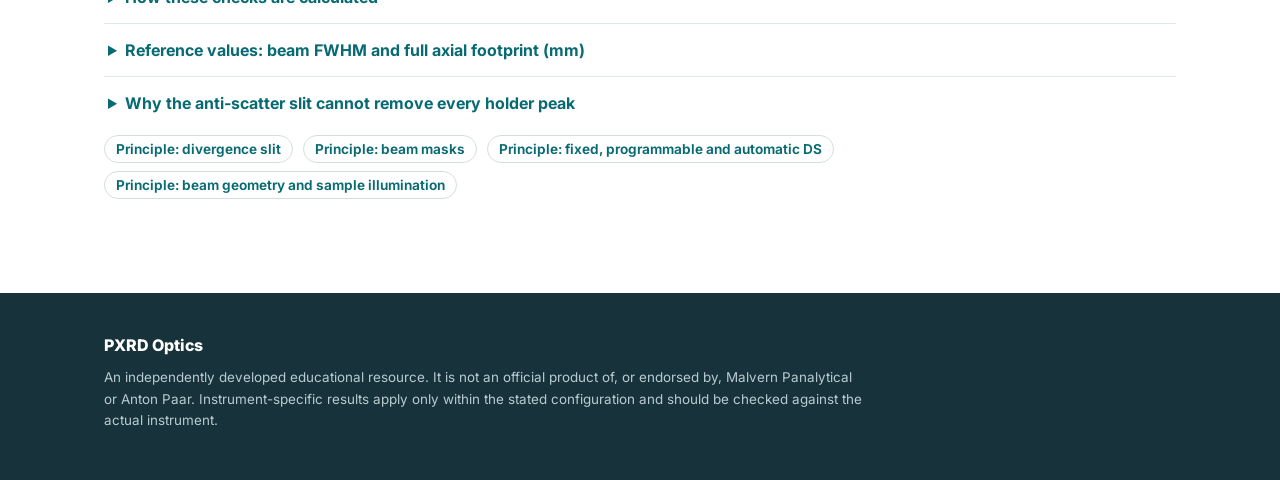
<file: calculator.html>
<!doctype html>
<html lang="en">
<head>
  <meta charset="utf-8">
  <meta name="viewport" content="width=device-width, initial-scale=1">
  <title>Empyrean iCore/MultiCore calculator · PXRD Optics</title>
  <link rel="preconnect" href="https://fonts.googleapis.com"><link rel="preconnect" href="https://fonts.gstatic.com" crossorigin><link rel="stylesheet" href="https://fonts.googleapis.com/css2?family=Source+Serif+4:ital,opsz,wght@0,8..60,400;0,8..60,600;0,8..60,700;1,8..60,400&family=Inter:wght@400;500;600;700;800&display=swap">
  <link rel="stylesheet" href="styles.css?v=layers-10">
  <script defer src="app.js?v=layers-10"></script>
</head>
<body class="page">
  <header class="site-nav">
    <div class="site-nav-inner">
      <nav aria-label="Main">
        <a class="nav-home" href="index.html">Home</a>
        <a href="index.html#learn">Optics</a>
        <a href="index.html#calculators" aria-current="page">Calculators</a>
        <a href="index.html#beam-path">Beam path</a>
      </nav>
    </div>
  </header>

  <main class="shell">
    <header class="header">
      <p class="kicker">Instrument-specific configuration</p>
      <h1>Malvern Panalytical Empyrean iCore/MultiCore</h1>
      <p>Choose the divergence slit and the two beam masks of the iCore incident optics, then check whether the illuminated patch fits the sample at the scan start.</p>
      <ul class="spec-chips" aria-label="Applies to"><li>Empyrean · iCore + dCore</li><li>Bragg–Brentano, flat sample</li><li>R = 240 mm</li><li>Dual beam masks</li></ul>
    </header>

    <details class="model-card">
      <summary><span class="mc-title" id="model-title">Model applicability</span><span class="mc-hint">Configuration, reference sources and limitations</span></summary>
      <dl>
        <dt>Applicable configuration</dt>
        <dd>Malvern Panalytical Empyrean with iCore incident optics and dCore diffracted optics (MultiCore), Bragg–Brentano reflection geometry, flat sample. Goniometer radius 240 mm.</dd>
        <dt>Optical components required</dt>
        <dd>iCore with a primary mask (Mask 1) and a secondary mask (Mask 2) from the listed sizes; fixed or programmable divergence slit with a largest opening of 0.61°.</dd>
        <dt>Source of reference parameters</dt>
        <dd>Beam FWHM widths and full axial footprints for each mask pair, divergence slit settings and the automatic-mode relation are taken from the manufacturer's instrument/software Help. Irradiated length uses elementary diffraction geometry.</dd>
        <dt>Assumptions and limitations</dt>
        <dd><ul>
          <li>The mask tables apply to the documented dual-mask optical configuration only. Instruments with other incident optics, or without the corresponding two masks, cannot use these values without verification.</li>
          <li>The sample-fit check treats the illuminated patch as a rectangle centred on a round sample, using the full axial footprint F so that the whole beam stays on the sample. The FWHM width W is shown for reference.</li>
          <li>Results are geometric estimates, not measured beam profiles. Weak tails beyond the footprint are not included; verify holder clearance on the instrument.</li>
        </ul></dd>
      </dl>
    </details>

    <div class="calc-layout">
      <form class="calc-inputs" aria-label="Instrument settings" onsubmit="return false">
        <fieldset class="calc-group">
          <legend><span class="step">1</span>Sample and scan</legend>
          <div class="form-grid">
            <div class="field"><label for="diameter">Sample diameter D <span>mm</span></label><input id="diameter" type="number" min="0.01" step="any" value="13"><p class="input-hint">Use the sample itself, not the holder: if the sample is smaller than the holder cavity, enter the sample diameter.</p></div>
            <div class="field"><label for="omega-offset">ω offset <span>°</span></label><input id="omega-offset" type="number" step="any" value="0"></div>
            <div class="field"><label for="start-angle">Start 2θ <span>°</span></label><input id="start-angle" type="number" min="0.01" max="179.99" step="any" value="5"></div>
            <div class="field"><label for="stop-angle">Stop 2θ <span>°</span></label><input id="stop-angle" type="number" min="0.01" max="179.99" step="any" value="90"></div>
          </div>
        </fieldset>
        <fieldset class="calc-group">
          <legend><span class="step">2</span>Divergence slit</legend>
          <fieldset class="mode-choice segmented"><legend class="visually-hidden">Divergence slit mode</legend>
            <label><input type="radio" name="slit-mode" id="mode-fixed" value="fixed" checked> Fixed DS</label>
            <label><input type="radio" name="slit-mode" id="mode-automatic" value="automatic"> Automatic DS</label>
          </fieldset>
          <div class="form-grid one">
            <div class="field" id="fixed-ds-field"><label for="fixed-ds">Fixed divergence slit <span>°</span></label><select id="fixed-ds" aria-describedby="fixed-ds-warning"><option value="0.02">1/50</option><option value="0.03125">1/32</option><option value="0.0625">1/16</option><option value="0.125" selected>1/8</option><option value="0.25">1/4</option><option value="0.5">1/2</option><option value="0.61">Max (0.61°)</option></select><p id="fixed-ds-warning" class="inline-warning" hidden></p></div>
            <div class="field" id="automatic-length-field" hidden><label for="target-length">Target irradiated length <span>mm</span></label><input id="target-length" type="number" min="0.5" max="20" step="0.5" value="5" aria-describedby="target-length-warning"><p id="target-length-warning" class="inline-warning" hidden></p></div>
          </div>
        </fieldset>
        <fieldset class="calc-group">
          <legend><span class="step">3</span>Beam masks (iCore)</legend>
          <div class="form-grid">
            <div class="field"><label for="mask1">Mask 1 · primary <span>mm</span></label><select id="mask1" aria-describedby="mask1-warning"><option value="0.2">0.2</option><option value="0.3">0.3</option><option value="2">2</option><option value="14" selected>14</option></select><p id="mask1-warning" class="inline-warning" hidden></p></div>
            <div class="field"><label for="mask2">Mask 2 · secondary <span>mm</span></label><select id="mask2" aria-describedby="mask2-warning"><option value="0.1">0.1</option><option value="0.3">0.3</option><option value="0.5">0.5</option><option value="2">2</option><option value="6" selected>6</option><option value="14">14</option></select><p id="mask2-warning" class="inline-warning" hidden></p></div>
          </div>
        </fieldset>
      </form>

      <section class="calc-results" aria-live="polite" aria-labelledby="result-title">
        <div class="result-head"><h2 id="result-title">Sample fit at the scan start</h2><span class="badge" id="status">Calculating</span></div>
        <p id="message" class="message"></p>
        <figure class="fit-figure">
          <svg id="fit-svg" viewBox="0 0 360 300" role="img" aria-labelledby="fit-title"><title id="fit-title">To-scale top view of the illuminated patch on the sample</title></svg>
          <figcaption>Top view, to scale. Solid patch: full axial footprint F × irradiated length L; dashed band: FWHM width W. Red shows beam outside the sample.</figcaption>
        </figure>
        <dl class="fit-numbers">
          <div><dt>Footprint F</dt><dd id="footprint">—</dd><small>FWHM W <span id="width">—</span> · reference</small></div>
          <div><dt>Irradiated length L</dt><dd id="length">—</dd><small>at scan start</small></div>
          <div><dt>Maximum L</dt><dd id="max-length">—</dd><small>√(D² − F²) · from W <span id="max-length-fwhm">—</span></small></div>
        </dl>
        <div id="automatic-results" class="auto-results" hidden><span>DS at start <strong id="ds-start">—</strong></span><span>DS at stop <strong id="ds-stop">—</strong></span><span>Estimated L at stop <strong id="actual-length-stop">—</strong></span></div>
        <p class="fit-rule"><strong>L² + F² ≤ D²</strong> The whole beam stays on a centred round sample while the diagonal of the patch is no longer than D. Weak tails beyond F are not included; check holder clearance on the instrument.</p>
      </section>
    </div>

    <section class="panel dcore-row" aria-labelledby="dcore-title">
      <h2 id="dcore-title"><span class="step">4</span>Diffracted optics (dCore)</h2>
      <div class="form-grid">
        <div class="field"><span class="field-label">Programmable anti-scatter slit (PASS), matched to the DS</span><output id="pass-setting">Fixed at 1/8°</output></div>
        <div class="field"><label for="soller">Large Soller slits <span>rad</span></label><select id="soller" aria-describedby="soller-guidance"><option value="None">None</option><option value="0.02">0.02</option><option value="0.04" selected>0.04</option></select><p id="soller-guidance"><strong>0.04 rad</strong> is the usual choice. <strong>0.02 rad</strong> is recommended for organics or high-resolution work. <strong>No Soller slits</strong> can improve intensity at the cost of resolution.</p></div>
      </div>
    </section>

    <section class="panel notes" aria-label="Explanations">
      <h2>Explanations</h2>
      <details><summary>Mask pairs whose footprint fits <span id="candidate-count"></span></summary><div class="detail-body"><p>Pairs below pass the F × L check at the current DS or target length. Select a pair to fill the iCore masks. Weak tails beyond the footprint are not included.</p><div id="candidate-list" class="candidate-list"></div></div></details>
      <details><summary>How these checks are calculated</summary><div class="detail-body"><p>Mask 1 and Mask 2 select F and W from the manufacturer's tables. For a fixed DS, L at the scan start is <code>L = 240/(sin ω / tan(α/2) + cos ω) + 240/(sin ω / tan(α/2) − cos ω)</code>, with α the DS opening and ω = 2θ/2 + offset.</p><p>Automatic mode takes a target L of 0.5–20 mm in 0.5 mm steps and sets the DS by the manufacturer's relation <code>α = 1.75 × atan(sin ω / (480/L + cos ω))</code> (degrees). Settings are capped at 0.61°; beyond that angle L falls below the target, and the estimated L at the stop uses the same relation at 0.61°.</p><p>The fit check compares L with √(D² − F²), so the whole beam stays on the sample; √(D² − W²) is shown for reference. A required opening above 0.61° at the stop is flagged.</p></div></details>
      <details><summary>Reference values: beam FWHM and full axial footprint (mm)</summary><div class="detail-body"><p>Manufacturer's reference values for the documented iCore dual-mask configuration. Rows: Mask 1; columns: Mask 2.</p><div class="table-scroll"><table class="ref-table" id="ref-fwhm"></table></div><div class="table-scroll"><table class="ref-table" id="ref-footprint"></table></div></div></details>
      
      <details><summary>Why the anti-scatter slit cannot remove every holder peak</summary><div class="detail-body"><p>The anti-scatter slit limits what the detector sees, not where the beam lands, so a holder reflection on an accepted path can remain. Control the incident illumination and check with a blank holder. <a href="https://www.malvernpanalytical.com/en/assets/empyrean%20multicore%20brochure%20with%20extended%20example%20data_tcm50-99472.pdf" target="_blank" rel="noopener noreferrer">MultiCore brochure</a>.</p></div></details>
      <div class="related-links"><a href="divergent-slit.html">Principle: divergence slit</a><a href="training.html">Principle: beam masks</a><a href="slits.html">Principle: fixed, programmable and automatic DS</a><a href="beam-geometry.html">Principle: beam geometry and sample illumination</a></div>
    </section>
  </main>
<footer class="landing-footer">
    <div class="landing-inner">
      <p class="footer-brand">PXRD Optics</p>
      <p>An independently developed educational resource. It is not an official product of, or endorsed by, Malvern Panalytical or Anton Paar. Instrument-specific results apply only within the stated configuration and should be checked against the actual instrument.</p>
    </div>
  </footer>
</body>
</html>
</file>
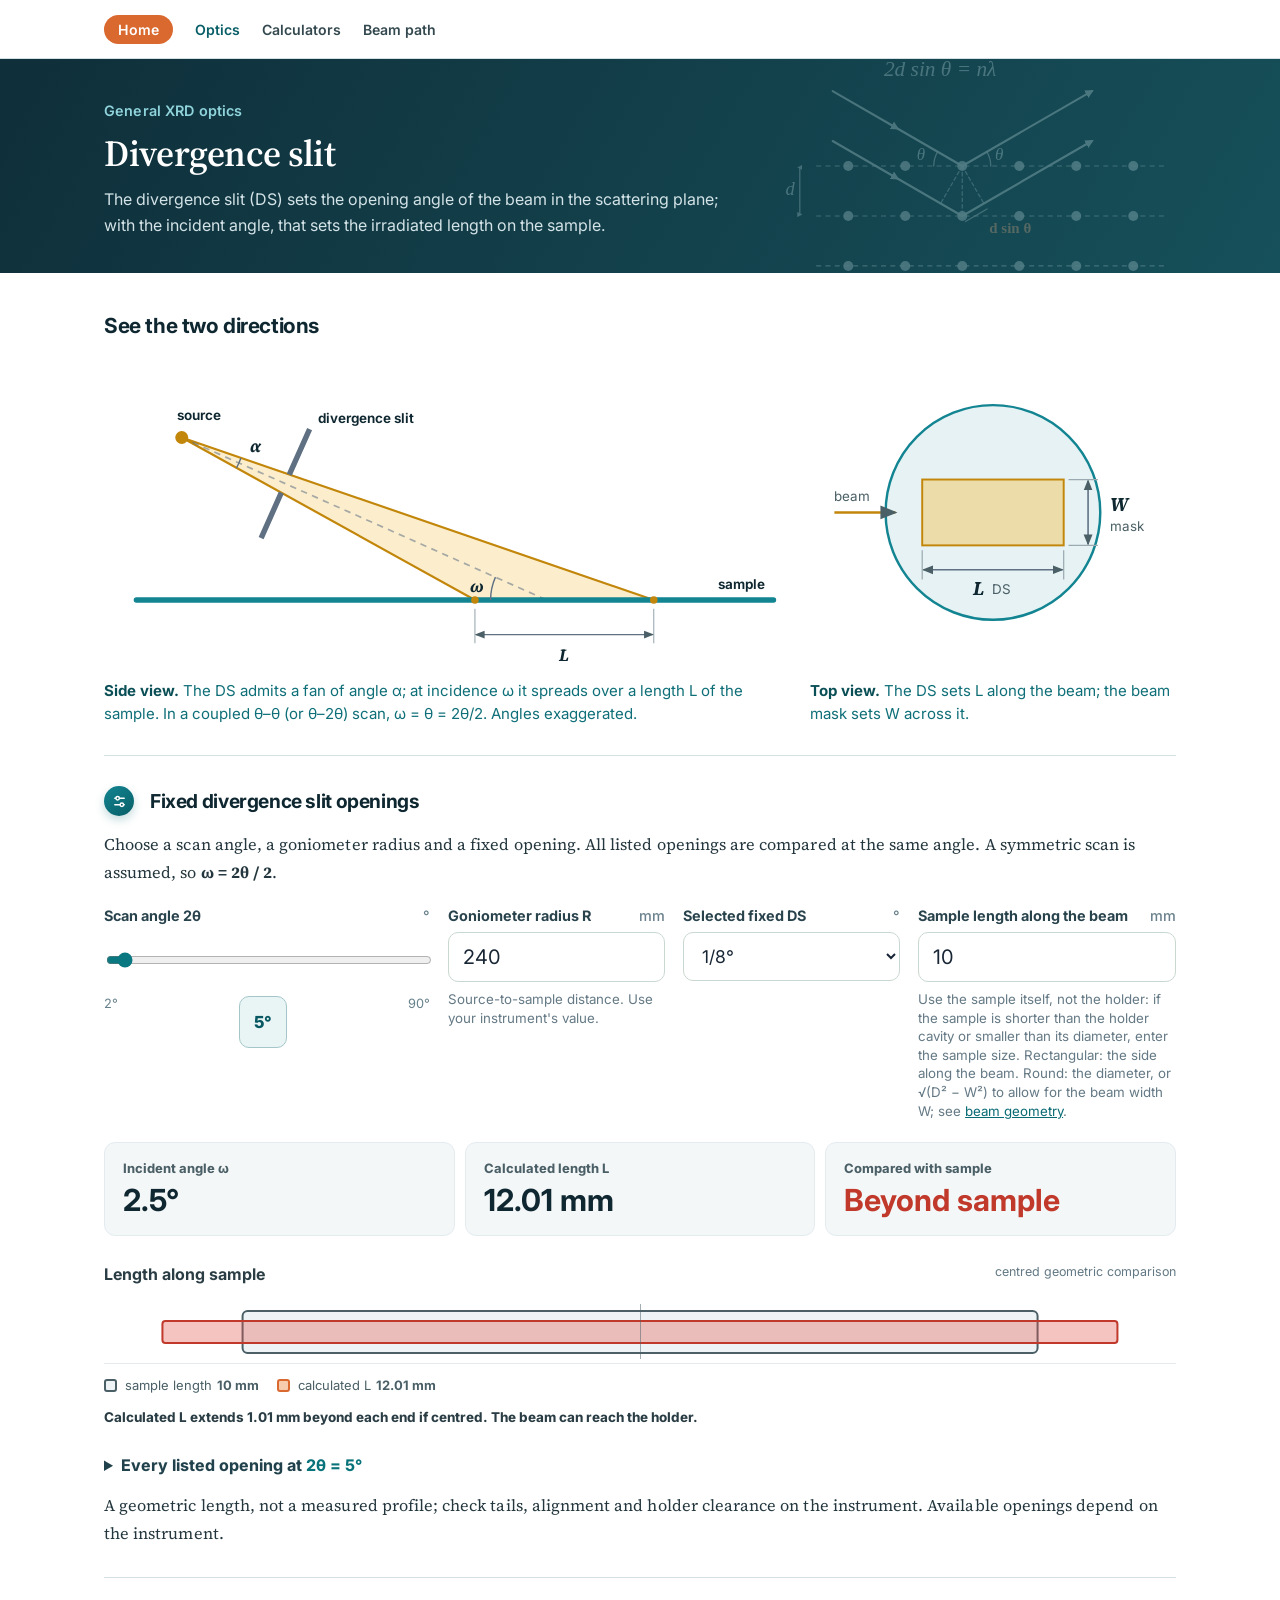
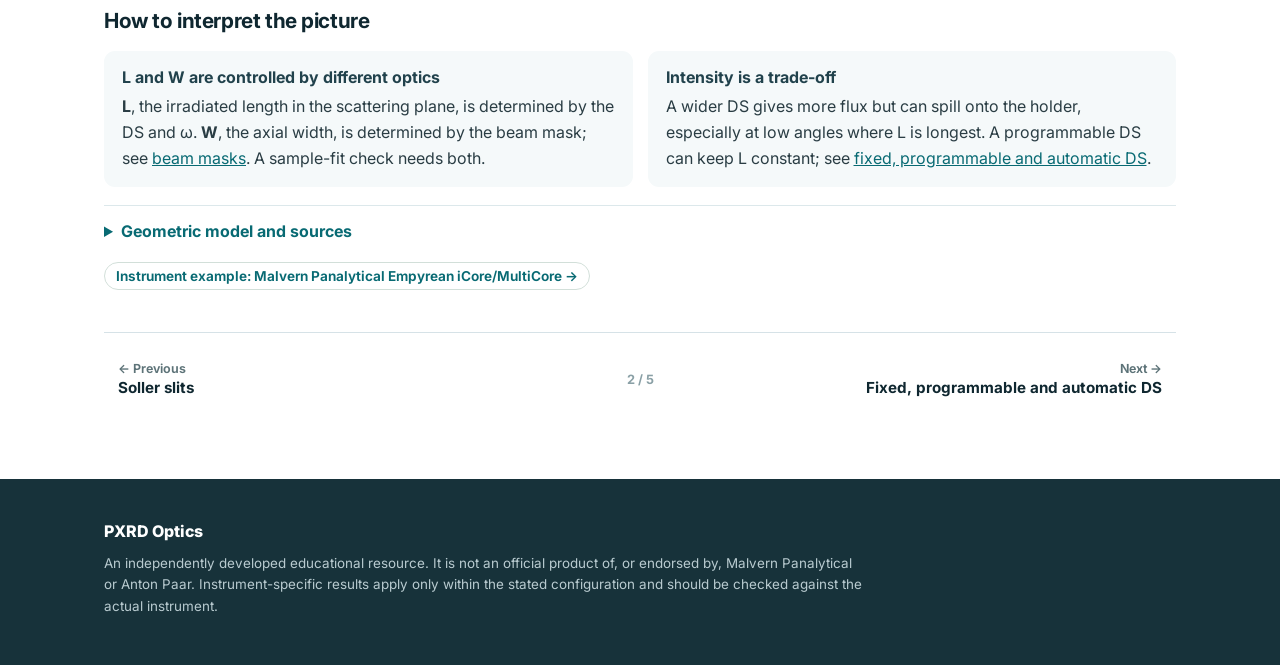
<file: divergent-slit.html>
<!doctype html>
<html lang="en">
<head>
  <meta charset="utf-8">
  <meta name="viewport" content="width=device-width, initial-scale=1">
  <title>Divergence slit · PXRD Optics</title>
  <link rel="preconnect" href="https://fonts.googleapis.com"><link rel="preconnect" href="https://fonts.gstatic.com" crossorigin><link rel="stylesheet" href="https://fonts.googleapis.com/css2?family=Source+Serif+4:ital,opsz,wght@0,8..60,400;0,8..60,600;0,8..60,700;1,8..60,400&family=Inter:wght@400;500;600;700;800&display=swap">
  <link rel="stylesheet" href="styles.css?v=layers-10">
  <link rel="stylesheet" href="divergent-slit.css?v=layers-3">
  <script defer src="divergent-slit.js?v=layers-12"></script>
</head>
<body class="page">
  <header class="site-nav">
    <div class="site-nav-inner">
      <nav aria-label="Main">
        <a class="nav-home" href="index.html">Home</a>
        <a href="index.html#learn" aria-current="page">Optics</a>
        <a href="index.html#calculators">Calculators</a>
        <a href="index.html#beam-path">Beam path</a>
      </nav>
    </div>
  </header>

  <main class="shell training ds-guide">
    <header class="header">
      <p class="kicker">General XRD optics</p>
      <h1>Divergence slit</h1>
      <p>The divergence slit (DS) sets the opening angle of the beam in the scattering plane; with the incident angle, that sets the irradiated length on the sample.</p>
    </header>

    <section class="panel ds-geometry" aria-labelledby="ds-geometry-title">
      <h2 id="ds-geometry-title">See the two directions</h2>
      <div class="ds-geometry-grid">
        <figure class="ds-geometry-card">
          <svg viewBox="0 0 640 290" role="img" aria-labelledby="ds-side-title ds-side-desc">
            <title id="ds-side-title">Side view: divergence and irradiated length</title>
            <desc id="ds-side-desc">Rays leave the source, pass the opening between two divergence-slit blades and spread over a fan of angle α. The central ray meets the flat sample at the incident angle ω. The two limiting rays land at two points on the sample; the distance between them is the irradiated length L. Angles are exaggerated.</desc>
            <defs><marker id="ds-dim-arrow" viewBox="0 0 8 8" refX="7" refY="4" markerWidth="7" markerHeight="7" orient="auto-start-reverse"><path d="M0 .8L8 4 0 7.2Z" fill="#4a5f66"/></marker></defs>
            <path d="M72 75.5L343.5 226H509.1Z" class="dsv-fan"/>
            <path d="M72 75.5L343.5 226M72 75.5L509.1 226" class="dsv-ray"/>
            <path d="M72 75.5L410 226" class="dsv-central"/>
            <path d="M30 226H620" class="dsv-sample"/>
            <path d="M171.6 109.8L190.4 67.8M164.2 126.6L145.5 168.6" class="dsv-blade"/>
            <circle cx="72" cy="75.5" r="6" class="dsv-source"/>
            <g class="dsv-pt"><circle cx="343.5" cy="226" r="3.5"/><circle cx="509.1" cy="226" r="3.5"/></g>
            <path d="M126.8 94.4A58 58 0 0 1 122.7 103.6" class="dsv-arc"/>
            <text x="135" y="88.6" class="dsv-sym">α</text>
            <path d="M358 226A52 52 0 0 1 362.5 204.8" class="dsv-arc"/>
            <text x="345.4" y="218.3" text-anchor="middle" class="dsv-sym">ω</text>
            <path d="M343.5 234V266M509.1 234V266" class="dsv-ext"/>
            <path d="M344.5 258H508.1" class="dsv-dim"/>
            <text x="426.3" y="282" text-anchor="middle" class="dsv-sym">L</text>
            <text x="68" y="59.5" class="dsv-label">source</text>
            <text x="198.4" y="61.8" class="dsv-label">divergence slit</text>
            <text x="612" y="216" text-anchor="end" class="dsv-label">sample</text>
          </svg>
          <figcaption><strong>Side view.</strong> The DS admits a fan of angle α; at incidence ω it spreads over a length L of the sample. In a coupled θ–θ (or θ–2θ) scan, ω = θ = 2θ/2. Angles exaggerated.</figcaption>
        </figure>
        <figure class="ds-geometry-card ds-top-card">
          <svg viewBox="0 0 300 250" role="img" aria-labelledby="ds-top-title ds-top-desc">
            <title id="ds-top-title">Top view: length and width of the irradiated patch</title>
            <desc id="ds-top-desc">A round sample seen from above with the irradiated patch on it. The length L along the beam is set by the divergence slit; the width W across the beam is set by the beam mask.</desc>
            <defs><marker id="ds-top-arrow" viewBox="0 0 8 8" refX="7" refY="4" markerWidth="7" markerHeight="7" orient="auto-start-reverse"><path d="M0 .8L8 4 0 7.2Z" fill="#4a5f66"/></marker></defs>
            <circle cx="150" cy="125" r="88" class="dsv-disc"/>
            <rect x="92" y="98" width="116" height="54" class="dsv-patch"/>
            <path d="M93 172H207" class="dsv-dim"/><path d="M92 156V180M208 156V180" class="dsv-ext"/>
            <text x="143" y="193" text-anchor="end" class="dsv-sym">L</text><text x="149" y="192" class="dsv-note">DS</text>
            <path d="M228 99V151" class="dsv-dim"/><path d="M212 98H236M212 152H236" class="dsv-ext"/>
            <text x="246" y="124" class="dsv-sym">W</text><text x="246" y="140" class="dsv-note">mask</text>
            <path d="M20 125H70" class="dsv-beamdir" marker-end="url(#ds-top-arrow)"/><text x="20" y="116" class="dsv-note">beam</text>
          </svg>
          <figcaption><strong>Top view.</strong> The DS sets L along the beam; the beam mask sets W across it.</figcaption>
        </figure>
      </div>
    </section>

    <section class="panel ds-explore" aria-labelledby="ds-explore-title">
      <div class="section-heading"><span class="step step-icon" role="img" aria-label="Interactive" title="Interactive"><svg viewBox="0 0 16 16" aria-hidden="true"><path d="M3 4.5h10M3 11.5h10"/><circle cx="6" cy="4.5" r="1.8"/><circle cx="10.5" cy="11.5" r="1.8"/></svg></span><h2 id="ds-explore-title">Fixed divergence slit openings</h2></div>
      <p class="ds-lead">Choose a scan angle, a goniometer radius and a fixed opening. All listed openings are compared at the same angle. A symmetric scan is assumed, so <strong>ω = 2θ / 2</strong>.</p>
      <div class="ds-controls ds-controls-4">
        <div class="field"><label for="ds-angle">Scan angle 2θ <span>°</span></label><input id="ds-angle" type="range" min="2" max="90" step="1" value="5"><div class="ds-range-ends"><span>2°</span><output id="ds-angle-readout" for="ds-angle">5°</output><span>90°</span></div></div>
        <div class="field"><label for="ds-radius">Goniometer radius R <span>mm</span></label><input id="ds-radius" type="number" min="50" max="1000" step="any" value="240"><small>Source-to-sample distance. Use your instrument's value.</small></div>
        <div class="field"><label for="ds-fixed">Selected fixed DS <span>°</span></label><select id="ds-fixed"><option value="0.03125">1/32°</option><option value="0.0625">1/16°</option><option value="0.125" selected>1/8°</option><option value="0.25">1/4°</option><option value="0.5">1/2°</option><option value="1">1°</option></select></div>
        <div class="field"><label for="ds-sample">Sample length along the beam <span>mm</span></label><input id="ds-sample" type="number" min="0.1" max="1000" step="any" value="10"><small>Use the sample itself, not the holder: if the sample is shorter than the holder cavity or smaller than its diameter, enter the sample size. Rectangular: the side along the beam. Round: the diameter, or √(D² − W²) to allow for the beam width W; see <a href="beam-geometry.html">beam geometry</a>.</small></div>
      </div>
      <div class="ds-summary" aria-live="polite">
        <div><span>Incident angle ω</span><strong id="ds-omega">2.5°</strong></div>
        <div><span>Calculated length L</span><strong id="ds-length">—</strong></div>
        <div><span>Compared with sample</span><strong id="ds-fit">—</strong></div>
      </div>
      <div class="ds-footprint" aria-label="Centred length comparison">
        <div class="ds-footprint-head"><strong>Length along sample</strong><span>centred geometric comparison</span></div>
        <div class="ds-footprint-track" role="img" id="ds-footprint-image" aria-label="Calculated irradiated length compared with the sample length along the beam">
          <div class="ds-sample-band" id="ds-sample-band"></div>
          <div class="ds-illumination-band" id="ds-illumination-band"></div>
          <div class="ds-center-mark"></div>
        </div>
        <div class="ds-footprint-legend"><span><i class="ds-key ds-key-sample"></i>sample length <strong id="ds-sample-legend">10 mm</strong></span><span><i class="ds-key ds-key-illumination"></i>calculated L <strong id="ds-length-legend">—</strong></span></div>
        <p id="ds-overspill" class="ds-overspill" aria-live="polite"></p>
      </div>
      <details class="ds-table-details">
        <summary>Every listed opening at <span id="ds-table-angle">2θ = 5°</span></summary>
        <div class="ds-table-scroll"><table class="ds-table"><thead><tr><th scope="col">Fixed DS</th><th scope="col">Opening</th><th scope="col">Calculated L</th><th scope="col">Relative length at this angle</th></tr></thead><tbody id="ds-rows"></tbody></table></div>
      </details>
      <p class="ds-limit">A geometric length, not a measured profile; check tails, alignment and holder clearance on the instrument. Available openings depend on the instrument.</p>
    </section>

    <section class="panel ds-notes" aria-labelledby="ds-notes-title">
      <h2 id="ds-notes-title">How to interpret the picture</h2>
      <div class="ds-note-grid">
        <div><h3>L and W are controlled by different optics</h3><p><strong>L</strong>, the irradiated length in the scattering plane, is determined by the DS and ω. <strong>W</strong>, the axial width, is determined by the beam mask; see <a href="training.html">beam masks</a>. A sample-fit check needs both.</p></div>
        <div><h3>Intensity is a trade-off</h3><p>A wider DS gives more flux but can spill onto the holder, especially at low angles where L is longest. A programmable DS can keep L constant; see <a href="slits.html">fixed, programmable and automatic DS</a>.</p></div>
      </div>
      <details><summary>Geometric model and sources</summary><div class="detail-body"><p>Assuming a point source at distance R, a flat sample on the goniometer axis, straight rays and ω = 2θ/2, the limiting rays land at R sin(α/2)/sin(ω ± α/2) either side of the centre, so</p><p><code>L = R/(sin ω / tan(α/2) + cos ω) + R/(sin ω / tan(α/2) − cos ω)</code></p><p>which approaches <code>R α(rad) / sin ω</code> when ω is much larger than α/2. A finite source size and the actual beam profile are not included.</p><p><a href="https://journals.iucr.org/j/issues/2023/03/00/dv5004/" target="_blank" rel="noopener noreferrer">IUCr education article, Part II, Eq. 52</a> · <a href="https://journals.iucr.org/j/issues/1999/01/00/gl0561/" target="_blank" rel="noopener noreferrer">IUCr Rietveld refinement guidelines</a>.</p></div></details>
      <div class="related-links"><a href="calculator.html">Instrument example: Malvern Panalytical Empyrean iCore/MultiCore →</a></div>
    </section>
    <nav class="page-steps" aria-label="General XRD optics pages">
      <a class="page-prev" href="soller.html"><span>← Previous</span><strong>Soller slits</strong></a>
      <span class="page-count">2 / 5</span>
      <a class="page-next" href="slits.html"><span>Next →</span><strong>Fixed, programmable and automatic DS</strong></a>
    </nav>
  </main>
<footer class="landing-footer">
    <div class="landing-inner">
      <p class="footer-brand">PXRD Optics</p>
      <p>An independently developed educational resource. It is not an official product of, or endorsed by, Malvern Panalytical or Anton Paar. Instrument-specific results apply only within the stated configuration and should be checked against the actual instrument.</p>
    </div>
  </footer>
</body>
</html>
</file>
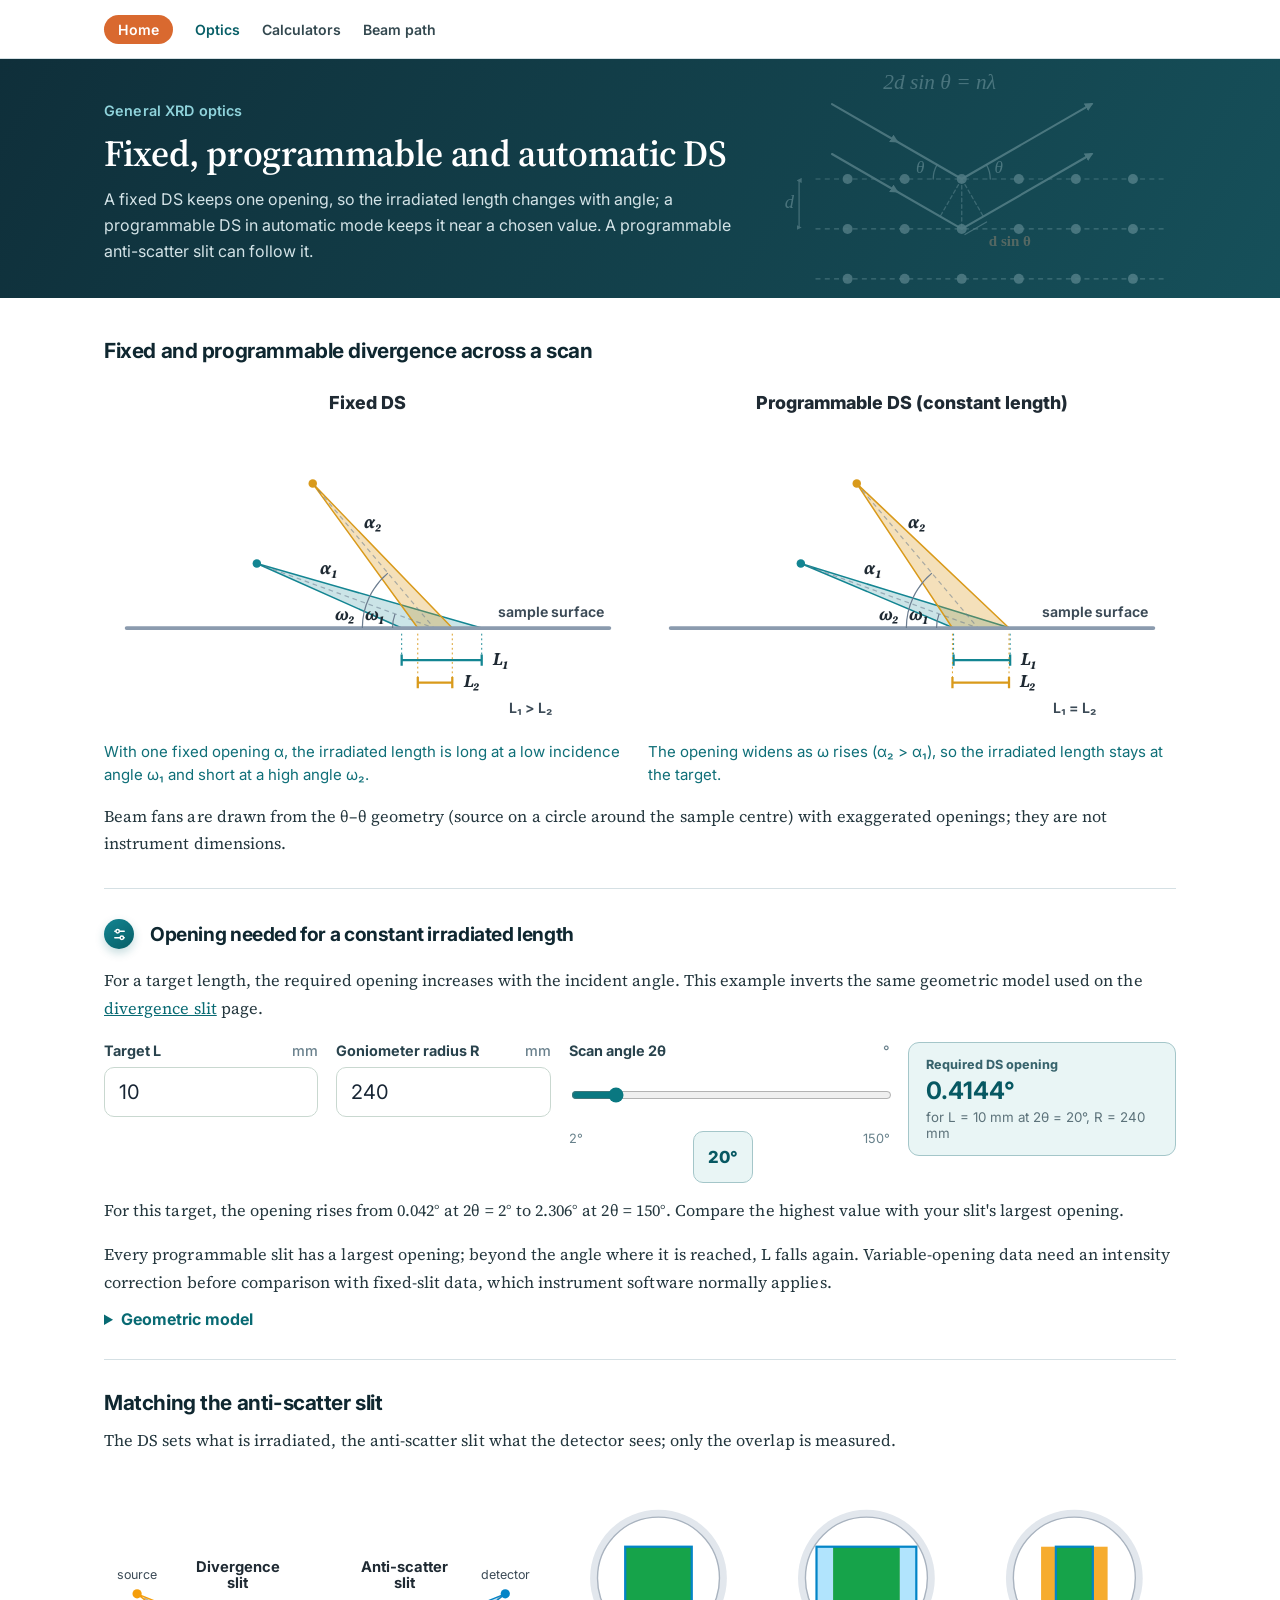
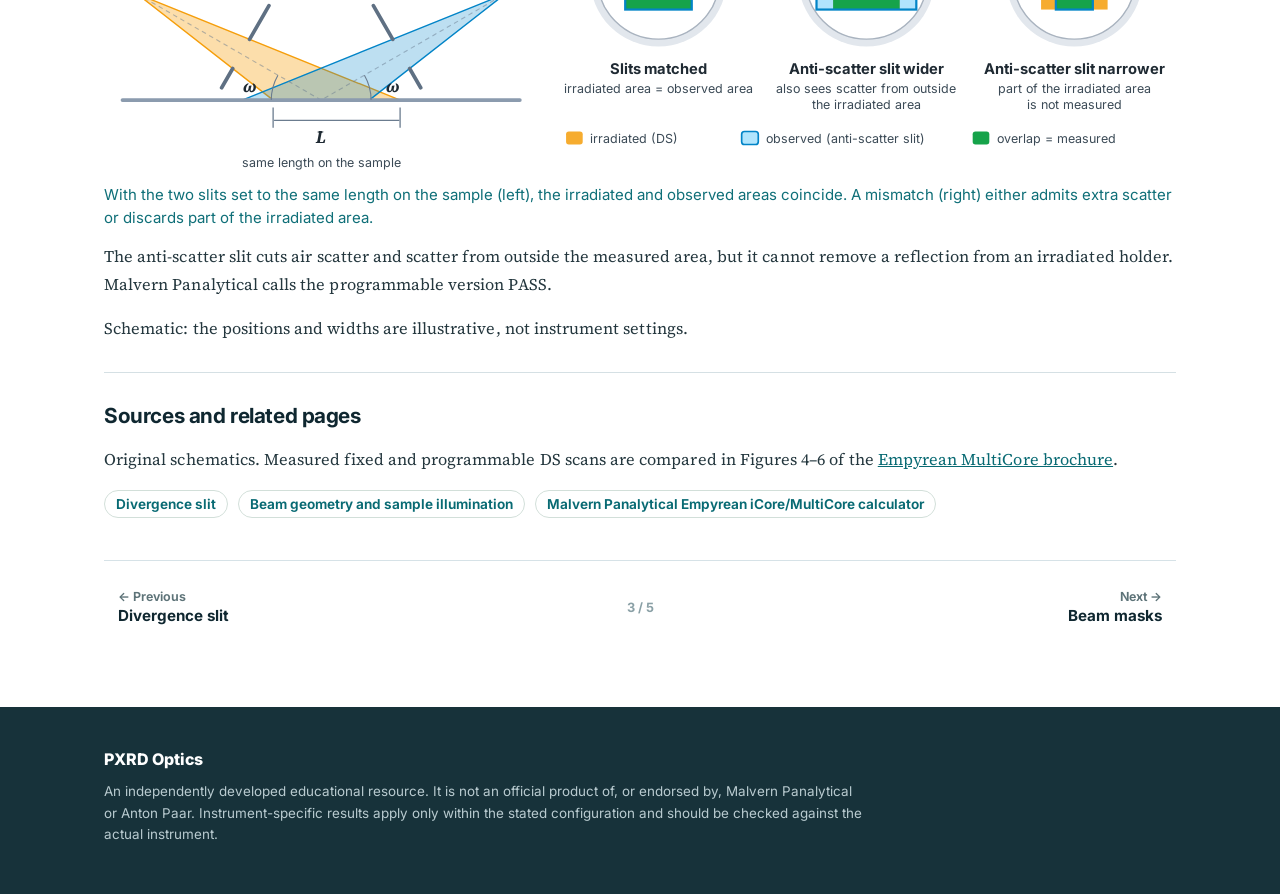
<file: slits.html>
<!doctype html>
<html lang="en">
<head>
  <meta charset="utf-8">
  <meta name="viewport" content="width=device-width, initial-scale=1">
  <title>Fixed, programmable and automatic DS · PXRD Optics</title>
  <link rel="preconnect" href="https://fonts.googleapis.com"><link rel="preconnect" href="https://fonts.gstatic.com" crossorigin><link rel="stylesheet" href="https://fonts.googleapis.com/css2?family=Source+Serif+4:ital,opsz,wght@0,8..60,400;0,8..60,600;0,8..60,700;1,8..60,400&family=Inter:wght@400;500;600;700;800&display=swap">
  <link rel="stylesheet" href="styles.css?v=layers-10">
  <link rel="stylesheet" href="divergent-slit.css?v=layers-3">
  <script defer src="slits.js?v=layers-1"></script>
</head>
<body class="page">
  <header class="site-nav">
    <div class="site-nav-inner">
      <nav aria-label="Main">
        <a class="nav-home" href="index.html">Home</a>
        <a href="index.html#learn" aria-current="page">Optics</a>
        <a href="index.html#calculators">Calculators</a>
        <a href="index.html#beam-path">Beam path</a>
      </nav>
    </div>
  </header>

  <main class="shell training ds-guide">
    <header class="header">
      <p class="kicker">General XRD optics</p>
      <h1>Fixed, programmable and automatic DS</h1>
      <p>A fixed DS keeps one opening, so the irradiated length changes with angle; a programmable DS in automatic mode keeps it near a chosen value. A programmable anti-scatter slit can follow it.</p>
    </header>

    <section class="panel diagram-section">
      <h2>Fixed and programmable divergence across a scan</h2>
      <div class="slit-visual-grid">
        <figure class="slit-figure">
          <svg viewBox="0 0 560 370" role="img" aria-labelledby="fds-title fds-desc">
          <title id="fds-title">Fixed DS at a low and a high scan angle</title>
          <desc id="fds-desc">Source positions and beam fans for a low incidence angle omega 1 and a high incidence angle omega 2. The divergence opening alpha is the same, so the irradiated length L1 at low angle is much longer than L2 at high angle.</desc>
          <text x="280" y="30" text-anchor="middle" class="slit-chart-title">Fixed DS</text>
          <path d="M162.1 193.6L400.6 262L315.7 262Z" fill="#138592" fill-opacity="0.22" stroke="#138592" stroke-width="1.6" stroke-linejoin="round"/>
          <path d="M221.4 108.8L369.4 262L332.8 262Z" fill="#d99a1b" fill-opacity="0.3" stroke="#d99a1b" stroke-width="1.6" stroke-linejoin="round"/>
          <path d="M162.1 193.6L350 262" stroke="#1f2a33" stroke-opacity=".55" stroke-width="1.3" stroke-dasharray="5 4"/><circle cx="162.1" cy="193.6" r="4.5" fill="#138592"/>
          <path d="M221.4 108.8L350 262" stroke="#1f2a33" stroke-opacity=".55" stroke-width="1.3" stroke-dasharray="5 4"/><circle cx="221.4" cy="108.8" r="4.5" fill="#d99a1b"/>
          <path d="M24 262H536" stroke="#334155" stroke-width="5" stroke-linecap="round"/>
          <text x="530" y="250" text-anchor="end" class="slit-label">sample surface</text>
          <path d="M306 262A44 44 0 0 1 308.7 247" fill="none" stroke="#1f2a33" stroke-width="1.3"/>
          <text x="299" y="253" text-anchor="end" class="slit-sym">ω₁</text>
          <path d="M274 262A76 76 0 0 1 301.1 203.8" fill="none" stroke="#1f2a33" stroke-width="1.3"/>
          <text x="267" y="253" text-anchor="end" class="slit-sym">ω₂</text>
          <text x="228.7" y="204.7" class="slit-sym" fill="#138592">α₁</text>
          <text x="275.8" y="155.6" class="slit-sym" fill="#d99a1b">α₂</text>
          <path d="M400.6 268V296M315.7 268V296" stroke="#138592" stroke-width="1" stroke-dasharray="2 3"/>
          <path d="M315.7 296H400.6M315.7 290v12M400.6 290v12" stroke="#138592" stroke-width="2.4" fill="none"/>
          <text x="412.6" y="301" class="slit-sym">L₁</text>
          <path d="M369.4 268V320M332.8 268V320" stroke="#d99a1b" stroke-width="1" stroke-dasharray="2 3"/>
          <path d="M332.8 320H369.4M332.8 314v12M369.4 314v12" stroke="#d99a1b" stroke-width="2.4" fill="none"/>
          <text x="381.4" y="325" class="slit-sym">L₂</text>
          <text x="430" y="352" class="slit-label">L₁ > L₂</text>
        </svg>
          <figcaption>With one fixed opening α, the irradiated length is long at a low incidence angle ω₁ and short at a high angle ω₂.</figcaption>
        </figure>
        <figure class="slit-figure">
          <svg viewBox="0 0 560 370" role="img" aria-labelledby="pds-title pds-desc">
          <title id="pds-title">Programmable DS (constant length) at a low and a high scan angle</title>
          <desc id="pds-desc">The same two incidence angles. The programmable slit opens wider at the higher angle (alpha 2 greater than alpha 1), so the irradiated lengths L1 and L2 are equal.</desc>
          <text x="280" y="30" text-anchor="middle" class="slit-chart-title">Programmable DS (constant length)</text>
          <path d="M162.1 193.6L384.1 262L324.1 262Z" fill="#138592" fill-opacity="0.22" stroke="#138592" stroke-width="1.6" stroke-linejoin="round"/>
          <path d="M221.4 108.8L382.9 262L322.9 262Z" fill="#d99a1b" fill-opacity="0.3" stroke="#d99a1b" stroke-width="1.6" stroke-linejoin="round"/>
          <path d="M162.1 193.6L350 262" stroke="#1f2a33" stroke-opacity=".55" stroke-width="1.3" stroke-dasharray="5 4"/><circle cx="162.1" cy="193.6" r="4.5" fill="#138592"/>
          <path d="M221.4 108.8L350 262" stroke="#1f2a33" stroke-opacity=".55" stroke-width="1.3" stroke-dasharray="5 4"/><circle cx="221.4" cy="108.8" r="4.5" fill="#d99a1b"/>
          <path d="M24 262H536" stroke="#334155" stroke-width="5" stroke-linecap="round"/>
          <text x="530" y="250" text-anchor="end" class="slit-label">sample surface</text>
          <path d="M306 262A44 44 0 0 1 308.7 247" fill="none" stroke="#1f2a33" stroke-width="1.3"/>
          <text x="299" y="253" text-anchor="end" class="slit-sym">ω₁</text>
          <path d="M274 262A76 76 0 0 1 301.1 203.8" fill="none" stroke="#1f2a33" stroke-width="1.3"/>
          <text x="267" y="253" text-anchor="end" class="slit-sym">ω₂</text>
          <text x="228.7" y="204.7" class="slit-sym" fill="#138592">α₁</text>
          <text x="275.8" y="155.6" class="slit-sym" fill="#d99a1b">α₂</text>
          <path d="M384.1 268V296M324.1 268V296" stroke="#138592" stroke-width="1" stroke-dasharray="2 3"/>
          <path d="M324.1 296H384.1M324.1 290v12M384.1 290v12" stroke="#138592" stroke-width="2.4" fill="none"/>
          <text x="396.1" y="301" class="slit-sym">L₁</text>
          <path d="M382.9 268V320M322.9 268V320" stroke="#d99a1b" stroke-width="1" stroke-dasharray="2 3"/>
          <path d="M322.9 320H382.9M322.9 314v12M382.9 314v12" stroke="#d99a1b" stroke-width="2.4" fill="none"/>
          <text x="394.9" y="325" class="slit-sym">L₂</text>
          <text x="430" y="352" class="slit-label">L₁ = L₂</text>
        </svg>
          <figcaption>The opening widens as ω rises (α₂ &gt; α₁), so the irradiated length stays at the target.</figcaption>
        </figure>
      </div>
      <p class="diagram-note">Beam fans are drawn from the θ–θ geometry (source on a circle around the sample centre) with exaggerated openings; they are not instrument dimensions.</p>
    </section>

    <section class="panel ds-programmable" aria-labelledby="ds-auto-title">
      <div class="section-heading"><span class="step step-icon" role="img" aria-label="Interactive" title="Interactive"><svg viewBox="0 0 16 16" aria-hidden="true"><path d="M3 4.5h10M3 11.5h10"/><circle cx="6" cy="4.5" r="1.8"/><circle cx="10.5" cy="11.5" r="1.8"/></svg></span><h2 id="ds-auto-title">Opening needed for a constant irradiated length</h2></div>
      <p>For a target length, the required opening increases with the incident angle. This example inverts the same geometric model used on the <a href="divergent-slit.html">divergence slit</a> page.</p>
      <div class="ds-auto-grid ds-auto-grid-4">
        <div class="field"><label for="ds-target">Target L <span>mm</span></label><input id="ds-target" type="number" min="0.1" max="1000" step="any" value="10"></div>
        <div class="field"><label for="ds-auto-radius">Goniometer radius R <span>mm</span></label><input id="ds-auto-radius" type="number" min="50" max="1000" step="any" value="240"></div>
        <div class="field"><label for="ds-auto-two-theta">Scan angle 2θ <span>°</span></label><input id="ds-auto-two-theta" type="range" min="2" max="150" step="1" value="20"><div class="ds-range-ends"><span>2°</span><output id="ds-auto-two-theta-readout" for="ds-auto-two-theta">20°</output><span>150°</span></div></div>
        <div class="ds-auto-card" aria-live="polite"><span>Required DS opening</span><strong id="ds-auto-angle">—</strong><small id="ds-auto-context"></small></div>
      </div>
      <p id="ds-auto-range" class="ds-auto-range" aria-live="polite"></p>
      <p class="ds-limit">Every programmable slit has a largest opening; beyond the angle where it is reached, L falls again. Variable-opening data need an intensity correction before comparison with fixed-slit data, which instrument software normally applies.</p>
      <details><summary>Geometric model</summary><div class="detail-body"><p>Point source at radius R, flat sample on the axis, straight rays, ω = 2θ/2. L(α) = R/(sin ω / tan(α/2) + cos ω) + R/(sin ω / tan(α/2) − cos ω) rises monotonically with α, so α is solved numerically for the target L. Manufacturers may use their own relation; see the instrument-specific calculators.</p></div></details>
    </section>

    <section class="panel diagram-section">
      <h2>Matching the anti-scatter slit</h2>
      <p class="overlap-intro">The DS sets what is irradiated, the anti-scatter slit what the detector sees; only the overlap is measured.</p>
      <figure class="slit-figure match-figure">
        <svg class="match-svg" viewBox="0 0 1160 340" role="img" aria-labelledby="asym-title asym-desc">
        <title id="asym-title">Matching the divergence slit and the anti-scatter slit</title>
        <desc id="asym-desc">Left: side view of a symmetric scan. The divergence slit limits the incident beam and the anti-scatter slit limits what the detector sees; set to the same length L on the sample, both cover the same part of the sample. Right: three top views of a round sample. With matched slits the irradiated and observed areas coincide. If the anti-scatter slit is too wide the detector also sees scatter from outside the irradiated area; if it is too narrow part of the irradiated area is not measured. Only the overlap is measured.</desc>
        
          <path d="M35.8 147L320.4 262L183 262Z" fill="#f59e0b" fill-opacity=".34" stroke="#f59e0b" stroke-width="1.5" stroke-linejoin="round"/>
          <path d="M434.2 147L149.6 262L287 262Z" fill="#0284c7" fill-opacity=".26" stroke="#0284c7" stroke-width="1.5" stroke-linejoin="round"/>
          <path d="M35.8 147L235 262L434.2 147" fill="none" stroke="#1f2a33" stroke-opacity=".5" stroke-width="1.2" stroke-dasharray="5 4"/>
          <path d="M20 262H450" stroke="#334155" stroke-width="5" stroke-linecap="round"/>
          <path d="M157.5 196.2L178.5 159.8M139.3 227.8L127.3 248.6M312.5 196.2L291.5 159.8M330.7 227.8L342.7 248.6" stroke="#0f2f3a" stroke-width="6" stroke-linecap="round" fill="none"/>
          <circle cx="35.8" cy="147" r="5" fill="#f59e0b"/><circle cx="434.2" cy="147" r="5" fill="#0284c7"/>
          <path d="M181 262A54 54 0 0 1 188.2 235" fill="none" stroke="#1f2a33" stroke-width="1.2"/><path d="M289 262A54 54 0 0 0 281.8 235" fill="none" stroke="#1f2a33" stroke-width="1.2"/>
          <text x="165" y="253" text-anchor="end" class="slit-sym">ω</text><text x="305" y="253" class="slit-sym">ω</text>
          <path d="M183 270V292M320.4 270V292M184 284H319.4" stroke="#1f2a33" stroke-width="1.4" fill="none"/>
          <text x="235" y="308" text-anchor="middle" class="slit-sym">L</text><text x="235" y="334" text-anchor="middle" class="match-sub">same length on the sample</text>
          <text x="144.5" y="123.8" text-anchor="middle" class="match-label"><tspan x="144.5">Divergence</tspan><tspan x="144.5" dy="17">slit</tspan></text>
          <text x="325.5" y="123.8" text-anchor="middle" class="match-label"><tspan x="325.5">Anti-scatter</tspan><tspan x="325.5" dy="17">slit</tspan></text>
          <text x="35.8" y="131" text-anchor="middle" class="match-sub">source</text><text x="434.2" y="131" text-anchor="middle" class="match-sub">detector</text>
        
          <clipPath id="mc0"><circle cx="600" cy="130" r="66"/></clipPath>
          <circle cx="600" cy="130" r="74" fill="#e2e7ed"/><circle cx="600" cy="130" r="66" fill="#fff" stroke="#a9b3bf" stroke-width="1.5"/>
          <g clip-path="url(#mc0)">
            <rect x="564" y="96" width="72" height="68" fill="#f59e0b" fill-opacity=".85"/>
            <rect x="564" y="96" width="72" height="68" fill="#7dd3fc" fill-opacity=".6"/>
            <rect x="564" y="96" width="72" height="68" fill="#16a34a"/>
            <rect x="564" y="96" width="72" height="68" fill="none" stroke="#0284c7" stroke-width="2.4"/>
          </g>
          <text x="600" y="234" text-anchor="middle" class="match-label">Slits matched</text>
          <text x="600" y="254" text-anchor="middle" class="match-sub">irradiated area = observed area</text>
          <clipPath id="mc1"><circle cx="825" cy="130" r="66"/></clipPath>
          <circle cx="825" cy="130" r="74" fill="#e2e7ed"/><circle cx="825" cy="130" r="66" fill="#fff" stroke="#a9b3bf" stroke-width="1.5"/>
          <g clip-path="url(#mc1)">
            <rect x="789" y="96" width="72" height="68" fill="#f59e0b" fill-opacity=".85"/>
            <rect x="771" y="96" width="108" height="68" fill="#7dd3fc" fill-opacity=".6"/>
            <rect x="789" y="96" width="72" height="68" fill="#16a34a"/>
            <rect x="771" y="96" width="108" height="68" fill="none" stroke="#0284c7" stroke-width="2.4"/>
          </g>
          <text x="825" y="234" text-anchor="middle" class="match-label">Anti-scatter slit wider</text>
          <text x="825" y="254" text-anchor="middle" class="match-sub">also sees scatter from outside</text><text x="825" y="272" text-anchor="middle" class="match-sub">the irradiated area</text>
          <clipPath id="mc2"><circle cx="1050" cy="130" r="66"/></clipPath>
          <circle cx="1050" cy="130" r="74" fill="#e2e7ed"/><circle cx="1050" cy="130" r="66" fill="#fff" stroke="#a9b3bf" stroke-width="1.5"/>
          <g clip-path="url(#mc2)">
            <rect x="1014" y="96" width="72" height="68" fill="#f59e0b" fill-opacity=".85"/>
            <rect x="1030" y="96" width="40" height="68" fill="#7dd3fc" fill-opacity=".6"/>
            <rect x="1030" y="96" width="40" height="68" fill="#16a34a"/>
            <rect x="1030" y="96" width="40" height="68" fill="none" stroke="#0284c7" stroke-width="2.4"/>
          </g>
          <text x="1050" y="234" text-anchor="middle" class="match-label">Anti-scatter slit narrower</text>
          <text x="1050" y="254" text-anchor="middle" class="match-sub">part of the irradiated area</text><text x="1050" y="272" text-anchor="middle" class="match-sub">is not measured</text>
        <rect x="500" y="296" width="18" height="14" rx="3" fill="#f59e0b" fill-opacity="0.85" stroke="none" stroke-width="1.8"/><text x="526" y="308" class="match-sub">irradiated (DS)</text><rect x="690" y="296" width="18" height="14" rx="3" fill="#7dd3fc" fill-opacity="0.6" stroke="#0284c7" stroke-width="1.8"/><text x="716" y="308" class="match-sub">observed (anti-scatter slit)</text><rect x="940" y="296" width="18" height="14" rx="3" fill="#16a34a" fill-opacity="1" stroke="none" stroke-width="1.8"/><text x="966" y="308" class="match-sub">overlap = measured</text>
      </svg>
        <figcaption>With the two slits set to the same length on the sample (left), the irradiated and observed areas coincide. A mismatch (right) either admits extra scatter or discards part of the irradiated area.</figcaption>
      </figure>
      <p class="match-note">The anti-scatter slit cuts air scatter and scatter from outside the measured area, but it cannot remove a reflection from an irradiated holder. Malvern Panalytical calls the programmable version PASS.</p>
      <p class="diagram-note">Schematic: the positions and widths are illustrative, not instrument settings.</p>
    </section>

    <section class="panel">
      <h2>Sources and related pages</h2>
      <p>Original schematics. Measured fixed and programmable DS scans are compared in Figures 4–6 of the <a href="https://www.malvernpanalytical.com/en/assets/Empyrean%20MultiCore%20Brochure%20with%20extended%20example%20data_tcm50-99472.pdf" target="_blank" rel="noopener noreferrer">Empyrean MultiCore brochure</a>.</p>
      <div class="related-links"><a href="divergent-slit.html">Divergence slit</a><a href="beam-geometry.html">Beam geometry and sample illumination</a><a href="calculator.html">Malvern Panalytical Empyrean iCore/MultiCore calculator</a></div>
    </section>
    <nav class="page-steps" aria-label="General XRD optics pages">
      <a class="page-prev" href="divergent-slit.html"><span>← Previous</span><strong>Divergence slit</strong></a>
      <span class="page-count">3 / 5</span>
      <a class="page-next" href="training.html"><span>Next →</span><strong>Beam masks</strong></a>
    </nav>
  </main>
<footer class="landing-footer">
    <div class="landing-inner">
      <p class="footer-brand">PXRD Optics</p>
      <p>An independently developed educational resource. It is not an official product of, or endorsed by, Malvern Panalytical or Anton Paar. Instrument-specific results apply only within the stated configuration and should be checked against the actual instrument.</p>
    </div>
  </footer>
</body>
</html>
</file>
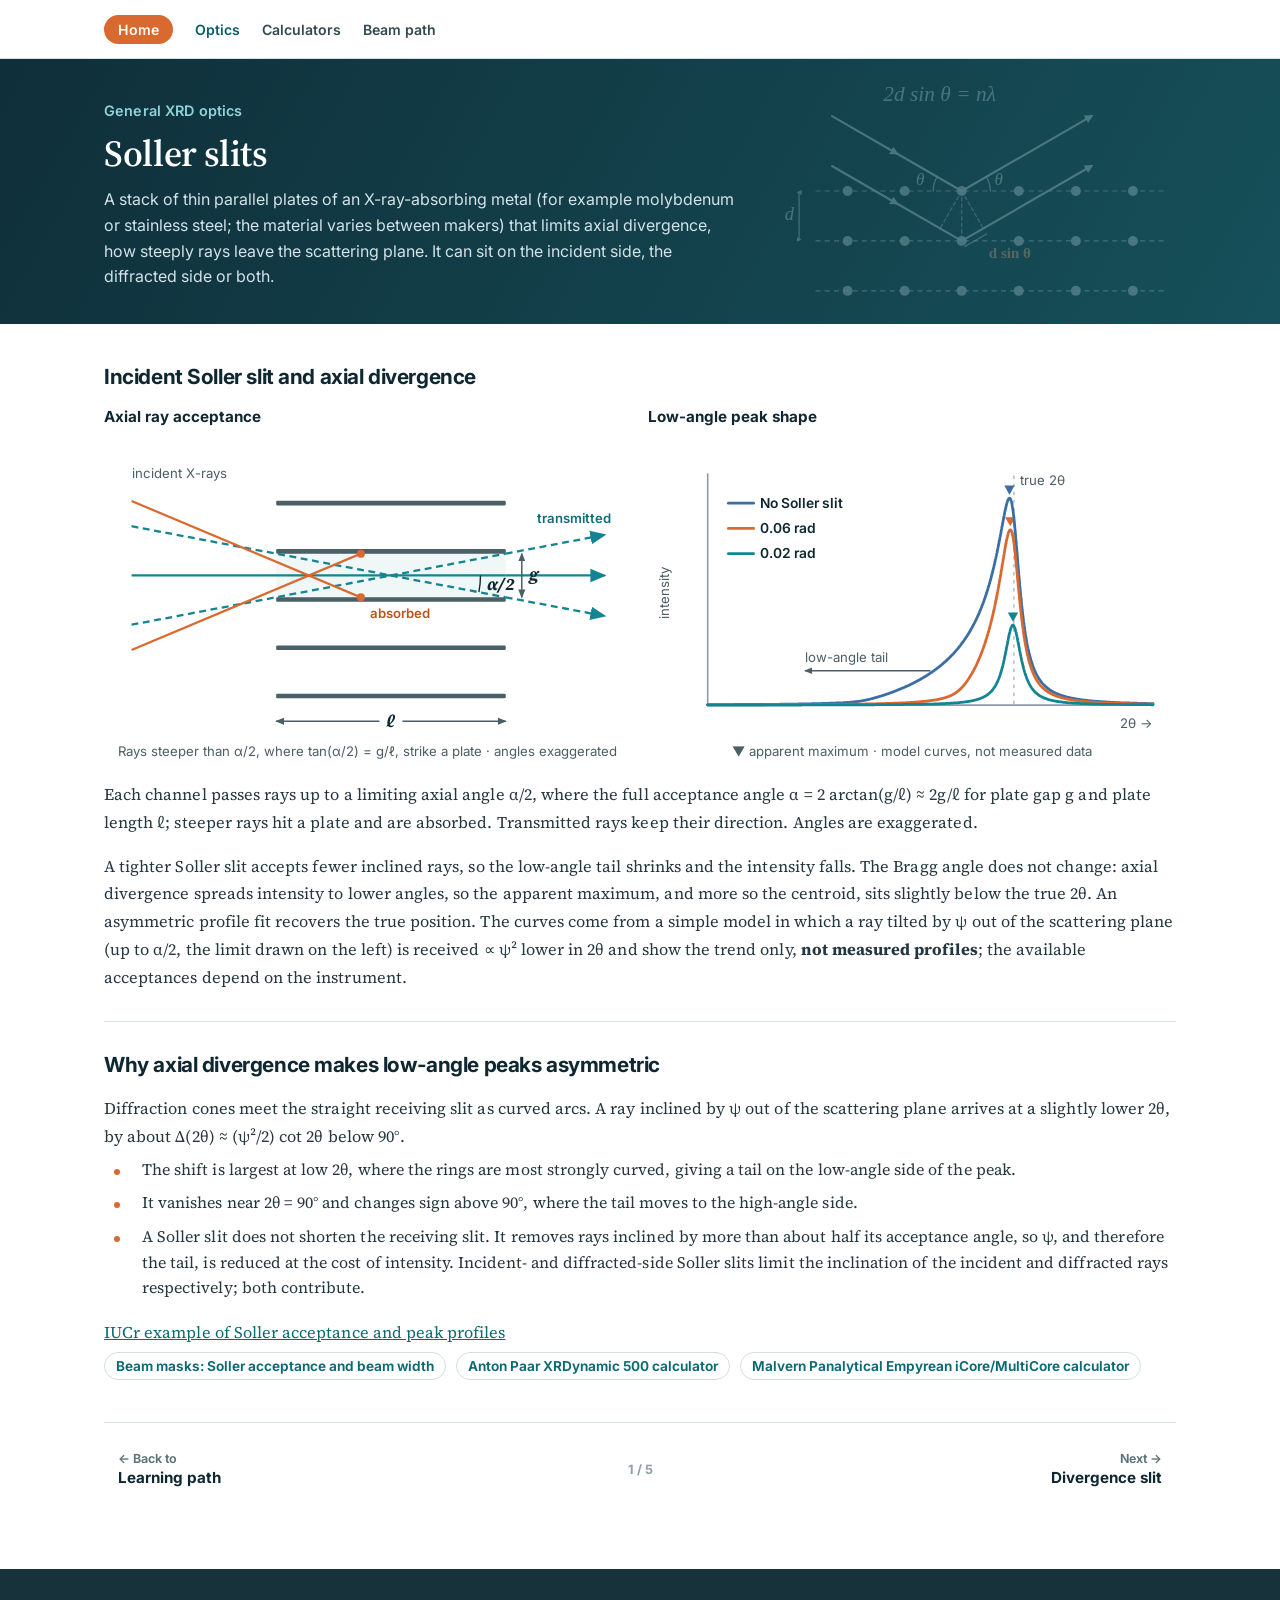
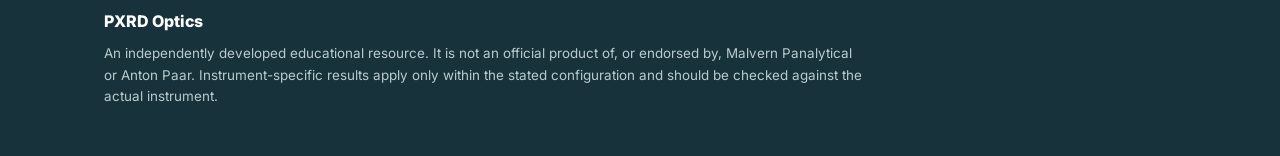
<file: soller.html>
<!doctype html>
<html lang="en"><head><meta charset="utf-8"><meta name="viewport" content="width=device-width, initial-scale=1"><title>Soller slits · PXRD Optics</title><link rel="preconnect" href="https://fonts.googleapis.com"><link rel="preconnect" href="https://fonts.gstatic.com" crossorigin><link rel="stylesheet" href="https://fonts.googleapis.com/css2?family=Source+Serif+4:ital,opsz,wght@0,8..60,400;0,8..60,600;0,8..60,700;1,8..60,400&family=Inter:wght@400;500;600;700;800&display=swap">
  <link rel="stylesheet" href="styles.css?v=layers-10"></head><body class="page">
  <header class="site-nav">
    <div class="site-nav-inner">
      <nav aria-label="Main">
        <a class="nav-home" href="index.html">Home</a>
        <a href="index.html#learn" aria-current="page">Optics</a>
        <a href="index.html#calculators">Calculators</a>
        <a href="index.html#beam-path">Beam path</a>
      </nav>
    </div>
  </header>
<main class="shell training">
<header class="header"><p class="kicker">General XRD optics</p><h1>Soller slits</h1><p>A stack of thin parallel plates of an X-ray-absorbing metal (for example molybdenum or stainless steel; the material varies between makers) that limits axial divergence, how steeply rays leave the scattering plane. It can sit on the incident side, the diffracted side or both.</p></header>
    <section class="panel diagram-section">
      <h2>Incident Soller slit and axial divergence</h2>
      <div class="soller-comparison">
        <figure class="soller-fig"><figcaption>Axial ray acceptance</figcaption>
          <svg viewBox="0 0 460 290" role="img" aria-labelledby="soller-title soller-desc">
            <title id="soller-title">One Soller channel: which rays pass</title>
            <desc id="soller-desc">Side view of a Soller slit: thin parallel plates of length l separated by a gap g. In one channel, a ray parallel to the plates and two rays inclined at the limiting angle, which just clear the channel corners, pass through and continue unchanged. Two more steeply inclined rays enter the same channel and stop where they strike a plate. Angles are exaggerated.</desc>
            <defs><marker id="sr-arrow" viewBox="0 0 8 8" refX="7" refY="4" markerWidth="7" markerHeight="7" orient="auto"><path d="M0 .6L8 4 0 7.4Z" fill="#138592"/></marker>
              <marker id="sr-dim" viewBox="0 0 8 8" refX="7" refY="4" markerWidth="6" markerHeight="6" orient="auto-start-reverse"><path d="M0 .8L8 4 0 7.2Z" fill="#4a5f66"/></marker></defs>
            <rect x="150" y="106" width="200" height="38" fill="#e3f0f1" opacity=".55"/>
            <g fill="#4a5f66"><rect x="150" y="60" width="200" height="4" rx="1"/><rect x="150" y="102" width="200" height="4" rx="1"/><rect x="150" y="144" width="200" height="4" rx="1"/><rect x="150" y="186" width="200" height="4" rx="1"/><rect x="150" y="228" width="200" height="4" rx="1"/></g>
            <path d="M24 125H350" class="sr-pass"/><path d="M350 125H436" class="sr-pass" marker-end="url(#sr-arrow)"/>
            <path d="M24 82.1L350 144" class="sr-pass sr-lim"/><path d="M350 144L436 160.3" class="sr-pass sr-lim" marker-end="url(#sr-arrow)"/>
            <path d="M24 167.9L350 106" class="sr-pass sr-lim"/><path d="M350 106L436 89.7" class="sr-pass sr-lim" marker-end="url(#sr-arrow)"/>
            <path d="M24 60.1L223.8 144" class="sr-block"/>
            <path d="M24 189.9L223.8 106" class="sr-block"/>
            <g class="sr-hit"><circle cx="223.8" cy="144" r="3.5"/><circle cx="223.8" cy="106" r="3.5"/></g>
            <text x="231.8" y="162" class="sr-note sr-note-block">absorbed</text>
            <text x="442" y="79" text-anchor="end" class="sr-note sr-note-pass">transmitted</text>
            <path d="M364 106V144" class="sr-dimline"/><text x="370" y="129" class="sr-sym">g</text>
            <path d="M150 252H350" class="sr-dimline"/><rect x="240" y="243" width="20" height="18" fill="#fff"/><text x="250" y="257" text-anchor="middle" class="sr-sym">ℓ</text>
            <text x="24" y="40" class="sr-note">incident X-rays</text>
            <path d="M328 125A78 78 0 0 1 326.6 139.6" class="sr-psi"/><text x="334" y="138" class="sr-sym">α/2</text>
            <text x="230" y="282" text-anchor="middle" class="sr-note">Rays steeper than α/2, where tan(α/2) = g/ℓ, strike a plate · angles exaggerated</text>
          </svg>
        </figure>
        <figure class="soller-fig"><figcaption>Low-angle peak shape</figcaption>
          <svg viewBox="0 0 460 290" role="img" aria-labelledby="soller-peak-title soller-peak-desc">
            <title id="soller-peak-title">Low-angle peak for different incident Soller acceptances</title>
            <desc id="soller-peak-desc">Model peak profiles at low 2θ. The Bragg angle is fixed; axial divergence moves part of the intensity to lower angle, giving a tail on the low-angle side and an apparent maximum slightly below the true 2θ. Without a Soller slit the peak is most intense and has the longest low-angle tail; 0.06 rad is intermediate; 0.02 rad gives the most symmetric and weakest peak. The curves come from a simple model, not measured data.</desc>
            <path d="M52 238H440" class="sp-axis"/><path d="M52 238V36" class="sp-axis"/>
            <path d="M318.8 38V238" class="sp-nominal"/>
            <text x="323.8" y="46" class="sr-note">true 2θ</text>
            <path d="M314.9 54.7l-4.5 -8h9z" class="sp-max sp-max-none"/><path d="M315.6 82.2l-4.5 -8h9z" class="sp-max sp-max-wide"/><path d="M318 165.3l-4.5 -8h9z" class="sp-max sp-max-narrow"/>
            <path d="M52 237.6L52.2 237.6L52.5 237.6L52.7 237.6L53 237.6L53.2 237.5L53.5 237.5L53.7 237.5L53.9 237.5L54.2 237.5L54.4 237.5L54.7 237.5L54.9 237.5L55.2 237.5L55.4 237.5L55.6 237.5L55.9 237.5L56.1 237.5L56.4 237.5L56.6 237.5L56.9 237.5L57.1 237.5L57.3 237.5L57.6 237.5L57.8 237.5L58.1 237.5L58.3 237.5L58.5 237.5L58.8 237.5L59 237.5L59.3 237.5L59.5 237.5L59.8 237.5L60 237.5L60.2 237.5L60.5 237.5L60.7 237.5L61 237.5L61.2 237.5L61.5 237.5L61.7 237.5L61.9 237.5L62.2 237.5L62.4 237.5L62.7 237.5L62.9 237.5L63.2 237.5L63.4 237.5L63.6 237.5L63.9 237.5L64.1 237.5L64.4 237.5L64.6 237.5L64.9 237.5L65.1 237.5L65.3 237.5L65.6 237.5L65.8 237.5L66.1 237.5L66.3 237.5L66.6 237.5L66.8 237.5L67 237.5L67.3 237.5L67.5 237.5L67.8 237.5L68 237.5L68.2 237.5L68.5 237.5L68.7 237.5L69 237.5L69.2 237.5L69.5 237.5L69.7 237.5L69.9 237.5L70.2 237.5L70.4 237.5L70.7 237.5L70.9 237.5L71.2 237.5L71.4 237.5L71.6 237.5L71.9 237.5L72.1 237.5L72.4 237.5L72.6 237.5L72.9 237.5L73.1 237.5L73.3 237.5L73.6 237.5L73.8 237.5L74.1 237.5L74.3 237.5L74.6 237.5L74.8 237.5L75 237.5L75.3 237.4L75.5 237.4L75.8 237.4L76 237.4L76.3 237.4L76.5 237.4L76.7 237.4L77 237.4L77.2 237.4L77.5 237.4L77.7 237.4L77.9 237.4L78.2 237.4L78.4 237.4L78.7 237.4L78.9 237.4L79.2 237.4L79.4 237.4L79.6 237.4L79.9 237.4L80.1 237.4L80.4 237.4L80.6 237.4L80.9 237.4L81.1 237.4L81.3 237.4L81.6 237.4L81.8 237.4L82.1 237.4L82.3 237.4L82.6 237.4L82.8 237.4L83 237.4L83.3 237.4L83.5 237.4L83.8 237.4L84 237.4L84.3 237.4L84.5 237.4L84.7 237.4L85 237.4L85.2 237.4L85.5 237.4L85.7 237.4L86 237.4L86.2 237.4L86.4 237.4L86.7 237.4L86.9 237.4L87.2 237.4L87.4 237.4L87.6 237.4L87.9 237.4L88.1 237.4L88.4 237.4L88.6 237.4L88.9 237.4L89.1 237.4L89.3 237.4L89.6 237.4L89.8 237.4L90.1 237.4L90.3 237.4L90.6 237.4L90.8 237.4L91 237.4L91.3 237.4L91.5 237.4L91.8 237.3L92 237.3L92.3 237.3L92.5 237.3L92.7 237.3L93 237.3L93.2 237.3L93.5 237.3L93.7 237.3L94 237.3L94.2 237.3L94.4 237.3L94.7 237.3L94.9 237.3L95.2 237.3L95.4 237.3L95.6 237.3L95.9 237.3L96.1 237.3L96.4 237.3L96.6 237.3L96.9 237.3L97.1 237.3L97.3 237.3L97.6 237.3L97.8 237.3L98.1 237.3L98.3 237.3L98.6 237.3L98.8 237.3L99 237.3L99.3 237.3L99.5 237.3L99.8 237.3L100 237.3L100.3 237.3L100.5 237.3L100.7 237.3L101 237.3L101.2 237.3L101.5 237.3L101.7 237.3L102 237.3L102.2 237.3L102.4 237.3L102.7 237.3L102.9 237.3L103.2 237.3L103.4 237.3L103.7 237.3L103.9 237.3L104.1 237.3L104.4 237.3L104.6 237.2L104.9 237.2L105.1 237.2L105.3 237.2L105.6 237.2L105.8 237.2L106.1 237.2L106.3 237.2L106.6 237.2L106.8 237.2L107 237.2L107.3 237.2L107.5 237.2L107.8 237.2L108 237.2L108.3 237.2L108.5 237.2L108.7 237.2L109 237.2L109.2 237.2L109.5 237.2L109.7 237.2L110 237.2L110.2 237.2L110.4 237.2L110.7 237.2L110.9 237.2L111.2 237.2L111.4 237.2L111.7 237.2L111.9 237.2L112.1 237.2L112.4 237.2L112.6 237.2L112.9 237.2L113.1 237.2L113.4 237.2L113.6 237.2L113.8 237.2L114.1 237.2L114.3 237.2L114.6 237.2L114.8 237.2L115.1 237.1L115.3 237.1L115.5 237.1L115.8 237.1L116 237.1L116.3 237.1L116.5 237.1L116.7 237.1L117 237.1L117.2 237.1L117.5 237.1L117.7 237.1L118 237.1L118.2 237.1L118.4 237.1L118.7 237.1L118.9 237.1L119.2 237.1L119.4 237.1L119.7 237.1L119.9 237.1L120.1 237.1L120.4 237.1L120.6 237.1L120.9 237.1L121.1 237.1L121.4 237.1L121.6 237.1L121.8 237.1L122.1 237.1L122.3 237.1L122.6 237.1L122.8 237.1L123.1 237.1L123.3 237.1L123.5 237.1L123.8 237L124 237L124.3 237L124.5 237L124.8 237L125 237L125.2 237L125.5 237L125.7 237L126 237L126.2 237L126.4 237L126.7 237L126.9 237L127.2 237L127.4 237L127.7 237L127.9 237L128.1 237L128.4 237L128.6 237L128.9 237L129.1 237L129.4 237L129.6 237L129.8 237L130.1 237L130.3 237L130.6 237L130.8 237L131.1 236.9L131.3 236.9L131.5 236.9L131.8 236.9L132 236.9L132.3 236.9L132.5 236.9L132.8 236.9L133 236.9L133.2 236.9L133.5 236.9L133.7 236.9L134 236.9L134.2 236.9L134.5 236.9L134.7 236.9L134.9 236.9L135.2 236.9L135.4 236.9L135.7 236.9L135.9 236.9L136.1 236.9L136.4 236.9L136.6 236.9L136.9 236.9L137.1 236.9L137.4 236.8L137.6 236.8L137.8 236.8L138.1 236.8L138.3 236.8L138.6 236.8L138.8 236.8L139.1 236.8L139.3 236.8L139.5 236.8L139.8 236.8L140 236.8L140.3 236.8L140.5 236.8L140.8 236.8L141 236.8L141.2 236.8L141.5 236.8L141.7 236.8L142 236.8L142.2 236.8L142.5 236.8L142.7 236.7L142.9 236.7L143.2 236.7L143.4 236.7L143.7 236.7L143.9 236.7L144.1 236.7L144.4 236.7L144.6 236.7L144.9 236.7L145.1 236.7L145.4 236.7L145.6 236.7L145.8 236.7L146.1 236.7L146.3 236.7L146.6 236.7L146.8 236.7L147.1 236.7L147.3 236.6L147.5 236.6L147.8 236.6L148 236.6L148.3 236.6L148.5 236.6L148.8 236.6L149 236.6L149.2 236.6L149.5 236.6L149.7 236.6L150 236.6L150.2 236.6L150.5 236.6L150.7 236.6L150.9 236.6L151.2 236.6L151.4 236.5L151.7 236.5L151.9 236.5L152.2 236.5L152.4 236.5L152.6 236.5L152.9 236.5L153.1 236.5L153.4 236.5L153.6 236.5L153.8 236.5L154.1 236.5L154.3 236.5L154.6 236.5L154.8 236.5L155.1 236.4L155.3 236.4L155.5 236.4L155.8 236.4L156 236.4L156.3 236.4L156.5 236.4L156.8 236.4L157 236.4L157.2 236.4L157.5 236.4L157.7 236.4L158 236.4L158.2 236.3L158.5 236.3L158.7 236.3L158.9 236.3L159.2 236.3L159.4 236.3L159.7 236.3L159.9 236.3L160.2 236.3L160.4 236.3L160.6 236.3L160.9 236.3L161.1 236.2L161.4 236.2L161.6 236.2L161.9 236.2L162.1 236.2L162.3 236.2L162.6 236.2L162.8 236.2L163.1 236.2L163.3 236.2L163.6 236.2L163.8 236.1L164 236.1L164.3 236.1L164.5 236.1L164.8 236.1L165 236.1L165.2 236.1L165.5 236.1L165.7 236.1L166 236.1L166.2 236L166.5 236L166.7 236L166.9 236L167.2 236L167.4 236L167.7 236L167.9 236L168.2 235.9L168.4 235.9L168.6 235.9L168.9 235.9L169.1 235.9L169.4 235.9L169.6 235.9L169.9 235.9L170.1 235.8L170.3 235.8L170.6 235.8L170.8 235.8L171.1 235.8L171.3 235.8L171.6 235.8L171.8 235.7L172 235.7L172.3 235.7L172.5 235.7L172.8 235.7L173 235.7L173.3 235.7L173.5 235.6L173.7 235.6L174 235.6L174.2 235.6L174.5 235.6L174.7 235.6L174.9 235.5L175.2 235.5L175.4 235.5L175.7 235.5L175.9 235.5L176.2 235.4L176.4 235.4L176.6 235.4L176.9 235.4L177.1 235.4L177.4 235.3L177.6 235.3L177.9 235.3L178.1 235.3L178.3 235.3L178.6 235.2L178.8 235.2L179.1 235.2L179.3 235.2L179.6 235.1L179.8 235.1L180 235.1L180.3 235.1L180.5 235L180.8 235L181 235L181.3 235L181.5 234.9L181.7 234.9L182 234.9L182.2 234.8L182.5 234.8L182.7 234.8L183 234.7L183.2 234.7L183.4 234.7L183.7 234.6L183.9 234.6L184.2 234.6L184.4 234.5L184.6 234.5L184.9 234.5L185.1 234.4L185.4 234.4L185.6 234.3L185.9 234.3L186.1 234.3L186.3 234.2L186.6 234.2L186.8 234.1L187.1 234.1L187.3 234L187.6 234L187.8 234L188 233.9L188.3 233.9L188.5 233.8L188.8 233.8L189 233.7L189.3 233.7L189.5 233.6L189.7 233.6L190 233.5L190.2 233.5L190.5 233.4L190.7 233.4L191 233.3L191.2 233.2L191.4 233.2L191.7 233.1L191.9 233.1L192.2 233L192.4 233L192.6 232.9L192.9 232.8L193.1 232.8L193.4 232.7L193.6 232.7L193.9 232.6L194.1 232.5L194.3 232.5L194.6 232.4L194.8 232.4L195.1 232.3L195.3 232.2L195.6 232.2L195.8 232.1L196 232L196.3 232L196.5 231.9L196.8 231.8L197 231.8L197.3 231.7L197.5 231.6L197.7 231.6L198 231.5L198.2 231.4L198.5 231.4L198.7 231.3L199 231.2L199.2 231.2L199.4 231.1L199.7 231L199.9 231L200.2 230.9L200.4 230.8L200.7 230.7L200.9 230.7L201.1 230.6L201.4 230.5L201.6 230.5L201.9 230.4L202.1 230.3L202.3 230.2L202.6 230.2L202.8 230.1L203.1 230L203.3 229.9L203.6 229.9L203.8 229.8L204 229.7L204.3 229.6L204.5 229.5L204.8 229.5L205 229.4L205.3 229.3L205.5 229.2L205.7 229.2L206 229.1L206.2 229L206.5 228.9L206.7 228.8L207 228.8L207.2 228.7L207.4 228.6L207.7 228.5L207.9 228.4L208.2 228.3L208.4 228.3L208.7 228.2L208.9 228.1L209.1 228L209.4 227.9L209.6 227.8L209.9 227.8L210.1 227.7L210.4 227.6L210.6 227.5L210.8 227.4L211.1 227.3L211.3 227.2L211.6 227.1L211.8 227.1L212 227L212.3 226.9L212.5 226.8L212.8 226.7L213 226.6L213.3 226.5L213.5 226.4L213.7 226.3L214 226.2L214.2 226.2L214.5 226.1L214.7 226L215 225.9L215.2 225.8L215.4 225.7L215.7 225.6L215.9 225.5L216.2 225.4L216.4 225.3L216.7 225.2L216.9 225.1L217.1 225L217.4 224.9L217.6 224.8L217.9 224.7L218.1 224.6L218.4 224.5L218.6 224.4L218.8 224.3L219.1 224.2L219.3 224.1L219.6 224L219.8 223.9L220.1 223.8L220.3 223.7L220.5 223.6L220.8 223.5L221 223.4L221.3 223.3L221.5 223.2L221.7 223.1L222 223L222.2 222.9L222.5 222.8L222.7 222.7L223 222.6L223.2 222.5L223.4 222.4L223.7 222.3L223.9 222.2L224.2 222.1L224.4 222L224.7 221.8L224.9 221.7L225.1 221.6L225.4 221.5L225.6 221.4L225.9 221.3L226.1 221.2L226.4 221.1L226.6 221L226.8 220.8L227.1 220.7L227.3 220.6L227.6 220.5L227.8 220.4L228.1 220.3L228.3 220.2L228.5 220L228.8 219.9L229 219.8L229.3 219.7L229.5 219.6L229.8 219.4L230 219.3L230.2 219.2L230.5 219.1L230.7 219L231 218.8L231.2 218.7L231.4 218.6L231.7 218.5L231.9 218.3L232.2 218.2L232.4 218.1L232.7 218L232.9 217.8L233.1 217.7L233.4 217.6L233.6 217.5L233.9 217.3L234.1 217.2L234.4 217.1L234.6 216.9L234.8 216.8L235.1 216.7L235.3 216.6L235.6 216.4L235.8 216.3L236.1 216.2L236.3 216L236.5 215.9L236.8 215.8L237 215.6L237.3 215.5L237.5 215.3L237.8 215.2L238 215.1L238.2 214.9L238.5 214.8L238.7 214.6L239 214.5L239.2 214.4L239.5 214.2L239.7 214.1L239.9 213.9L240.2 213.8L240.4 213.6L240.7 213.5L240.9 213.4L241.2 213.2L241.4 213.1L241.6 212.9L241.9 212.8L242.1 212.6L242.4 212.5L242.6 212.3L242.8 212.2L243.1 212L243.3 211.8L243.6 211.7L243.8 211.5L244.1 211.4L244.3 211.2L244.5 211.1L244.8 210.9L245 210.8L245.3 210.6L245.5 210.4L245.8 210.3L246 210.1L246.2 209.9L246.5 209.8L246.7 209.6L247 209.5L247.2 209.3L247.5 209.1L247.7 208.9L247.9 208.8L248.2 208.6L248.4 208.4L248.7 208.3L248.9 208.1L249.2 207.9L249.4 207.7L249.6 207.6L249.9 207.4L250.1 207.2L250.4 207L250.6 206.9L250.8 206.7L251.1 206.5L251.3 206.3L251.6 206.1L251.8 206L252.1 205.8L252.3 205.6L252.5 205.4L252.8 205.2L253 205L253.3 204.8L253.5 204.6L253.8 204.4L254 204.3L254.2 204.1L254.5 203.9L254.7 203.7L255 203.5L255.2 203.3L255.5 203.1L255.7 202.9L255.9 202.7L256.2 202.5L256.4 202.3L256.7 202.1L256.9 201.9L257.2 201.6L257.4 201.4L257.6 201.2L257.9 201L258.1 200.8L258.4 200.6L258.6 200.4L258.9 200.2L259.1 199.9L259.3 199.7L259.6 199.5L259.8 199.3L260.1 199.1L260.3 198.8L260.5 198.6L260.8 198.4L261 198.1L261.3 197.9L261.5 197.7L261.8 197.5L262 197.2L262.2 197L262.5 196.7L262.7 196.5L263 196.3L263.2 196L263.5 195.8L263.7 195.5L263.9 195.3L264.2 195L264.4 194.8L264.7 194.5L264.9 194.3L265.2 194L265.4 193.8L265.6 193.5L265.9 193.3L266.1 193L266.4 192.7L266.6 192.5L266.9 192.2L267.1 191.9L267.3 191.7L267.6 191.4L267.8 191.1L268.1 190.8L268.3 190.6L268.6 190.3L268.8 190L269 189.7L269.3 189.4L269.5 189.1L269.8 188.9L270 188.6L270.3 188.3L270.5 188L270.7 187.7L271 187.4L271.2 187.1L271.5 186.8L271.7 186.5L271.9 186.2L272.2 185.8L272.4 185.5L272.7 185.2L272.9 184.9L273.2 184.6L273.4 184.2L273.6 183.9L273.9 183.6L274.1 183.3L274.4 182.9L274.6 182.6L274.9 182.3L275.1 181.9L275.3 181.6L275.6 181.2L275.8 180.9L276.1 180.5L276.3 180.2L276.6 179.8L276.8 179.4L277 179.1L277.3 178.7L277.5 178.3L277.8 178L278 177.6L278.3 177.2L278.5 176.8L278.7 176.5L279 176.1L279.2 175.7L279.5 175.3L279.7 174.9L279.9 174.5L280.2 174.1L280.4 173.7L280.7 173.3L280.9 172.8L281.2 172.4L281.4 172L281.6 171.6L281.9 171.1L282.1 170.7L282.4 170.3L282.6 169.8L282.9 169.4L283.1 168.9L283.3 168.5L283.6 168L283.8 167.5L284.1 167.1L284.3 166.6L284.6 166.1L284.8 165.6L285 165.2L285.3 164.7L285.5 164.2L285.8 163.7L286 163.2L286.3 162.7L286.5 162.1L286.7 161.6L287 161.1L287.2 160.6L287.5 160L287.7 159.5L288 159L288.2 158.4L288.4 157.8L288.7 157.3L288.9 156.7L289.2 156.1L289.4 155.6L289.6 155L289.9 154.4L290.1 153.8L290.4 153.2L290.6 152.6L290.9 151.9L291.1 151.3L291.3 150.7L291.6 150L291.8 149.4L292.1 148.7L292.3 148.1L292.6 147.4L292.8 146.7L293 146.1L293.3 145.4L293.5 144.7L293.8 144L294 143.3L294.3 142.5L294.5 141.8L294.7 141.1L295 140.3L295.2 139.6L295.5 138.8L295.7 138L296 137.2L296.2 136.4L296.4 135.6L296.7 134.8L296.9 134L297.2 133.2L297.4 132.3L297.7 131.5L297.9 130.6L298.1 129.8L298.4 128.9L298.6 128L298.9 127.1L299.1 126.2L299.4 125.2L299.6 124.3L299.8 123.4L300.1 122.4L300.3 121.4L300.6 120.5L300.8 119.5L301 118.5L301.3 117.4L301.5 116.4L301.8 115.4L302 114.3L302.3 113.2L302.5 112.2L302.7 111.1L303 110L303.2 108.9L303.5 107.7L303.7 106.6L304 105.5L304.2 104.3L304.4 103.1L304.7 101.9L304.9 100.7L305.2 99.5L305.4 98.3L305.7 97.1L305.9 95.8L306.1 94.6L306.4 93.3L306.6 92.1L306.9 90.8L307.1 89.5L307.4 88.2L307.6 86.9L307.8 85.6L308.1 84.3L308.3 83L308.6 81.8L308.8 80.5L309.1 79.2L309.3 77.9L309.5 76.6L309.8 75.3L310 74.1L310.3 72.8L310.5 71.6L310.7 70.4L311 69.2L311.2 68.1L311.5 67L311.7 65.9L312 64.9L312.2 63.9L312.4 62.9L312.7 62.1L312.9 61.2L313.2 60.5L313.4 59.8L313.7 59.2L313.9 58.7L314.1 58.3L314.4 58L314.6 57.8L314.9 57.7L315.1 57.7L315.4 57.8L315.6 58.1L315.8 58.5L316.1 59.1L316.3 59.8L316.6 60.6L316.8 61.6L317.1 62.7L317.3 64L317.5 65.4L317.8 67L318 68.7L318.3 70.6L318.5 72.6L318.8 74.7L319 77L319.2 79.3L319.5 81.8L319.7 84.4L320 87L320.2 89.7L320.4 92.5L320.7 95.4L320.9 98.2L321.2 101.2L321.4 104.1L321.7 107L321.9 110L322.1 112.9L322.4 115.9L322.6 118.8L322.9 121.7L323.1 124.5L323.4 127.4L323.6 130.1L323.8 132.9L324.1 135.6L324.3 138.2L324.6 140.8L324.8 143.3L325.1 145.7L325.3 148.1L325.5 150.4L325.8 152.7L326 154.9L326.3 157.1L326.5 159.1L326.8 161.2L327 163.1L327.2 165L327.5 166.9L327.7 168.7L328 170.4L328.2 172.1L328.4 173.7L328.7 175.3L328.9 176.9L329.2 178.3L329.4 179.8L329.7 181.2L329.9 182.5L330.1 183.8L330.4 185.1L330.6 186.3L330.9 187.5L331.1 188.6L331.4 189.8L331.6 190.8L331.8 191.9L332.1 192.9L332.3 193.9L332.6 194.8L332.8 195.8L333.1 196.7L333.3 197.5L333.5 198.4L333.8 199.2L334 200L334.3 200.8L334.5 201.5L334.8 202.2L335 202.9L335.2 203.6L335.5 204.3L335.7 204.9L336 205.6L336.2 206.2L336.5 206.8L336.7 207.4L336.9 207.9L337.2 208.5L337.4 209L337.7 209.5L337.9 210L338.1 210.5L338.4 211L338.6 211.5L338.9 211.9L339.1 212.4L339.4 212.8L339.6 213.2L339.8 213.6L340.1 214L340.3 214.4L340.6 214.8L340.8 215.2L341.1 215.5L341.3 215.9L341.5 216.2L341.8 216.6L342 216.9L342.3 217.2L342.5 217.6L342.8 217.9L343 218.2L343.2 218.5L343.5 218.7L343.7 219L344 219.3L344.2 219.6L344.5 219.8L344.7 220.1L344.9 220.3L345.2 220.6L345.4 220.8L345.7 221.1L345.9 221.3L346.2 221.5L346.4 221.8L346.6 222L346.9 222.2L347.1 222.4L347.4 222.6L347.6 222.8L347.8 223L348.1 223.2L348.3 223.4L348.6 223.6L348.8 223.7L349.1 223.9L349.3 224.1L349.5 224.3L349.8 224.4L350 224.6L350.3 224.8L350.5 224.9L350.8 225.1L351 225.2L351.2 225.4L351.5 225.5L351.7 225.7L352 225.8L352.2 226L352.5 226.1L352.7 226.2L352.9 226.4L353.2 226.5L353.4 226.6L353.7 226.8L353.9 226.9L354.2 227L354.4 227.1L354.6 227.2L354.9 227.4L355.1 227.5L355.4 227.6L355.6 227.7L355.9 227.8L356.1 227.9L356.3 228L356.6 228.1L356.8 228.2L357.1 228.3L357.3 228.4L357.6 228.5L357.8 228.6L358 228.7L358.3 228.8L358.5 228.9L358.8 229L359 229.1L359.2 229.2L359.5 229.2L359.7 229.3L360 229.4L360.2 229.5L360.5 229.6L360.7 229.7L360.9 229.7L361.2 229.8L361.4 229.9L361.7 230L361.9 230L362.2 230.1L362.4 230.2L362.6 230.3L362.9 230.3L363.1 230.4L363.4 230.5L363.6 230.5L363.9 230.6L364.1 230.7L364.3 230.7L364.6 230.8L364.8 230.9L365.1 230.9L365.3 231L365.6 231L365.8 231.1L366 231.2L366.3 231.2L366.5 231.3L366.8 231.3L367 231.4L367.3 231.4L367.5 231.5L367.7 231.5L368 231.6L368.2 231.7L368.5 231.7L368.7 231.8L368.9 231.8L369.2 231.9L369.4 231.9L369.7 232L369.9 232L370.2 232L370.4 232.1L370.6 232.1L370.9 232.2L371.1 232.2L371.4 232.3L371.6 232.3L371.9 232.4L372.1 232.4L372.3 232.5L372.6 232.5L372.8 232.5L373.1 232.6L373.3 232.6L373.6 232.7L373.8 232.7L374 232.7L374.3 232.8L374.5 232.8L374.8 232.9L375 232.9L375.3 232.9L375.5 233L375.7 233L376 233L376.2 233.1L376.5 233.1L376.7 233.1L376.9 233.2L377.2 233.2L377.4 233.2L377.7 233.3L377.9 233.3L378.2 233.3L378.4 233.4L378.6 233.4L378.9 233.4L379.1 233.5L379.4 233.5L379.6 233.5L379.9 233.6L380.1 233.6L380.3 233.6L380.6 233.7L380.8 233.7L381.1 233.7L381.3 233.7L381.6 233.8L381.8 233.8L382 233.8L382.3 233.8L382.5 233.9L382.8 233.9L383 233.9L383.3 234L383.5 234L383.7 234L384 234L384.2 234.1L384.5 234.1L384.7 234.1L385 234.1L385.2 234.2L385.4 234.2L385.7 234.2L385.9 234.2L386.2 234.3L386.4 234.3L386.6 234.3L386.9 234.3L387.1 234.3L387.4 234.4L387.6 234.4L387.9 234.4L388.1 234.4L388.3 234.5L388.6 234.5L388.8 234.5L389.1 234.5L389.3 234.5L389.6 234.6L389.8 234.6L390 234.6L390.3 234.6L390.5 234.6L390.8 234.7L391 234.7L391.3 234.7L391.5 234.7L391.7 234.7L392 234.8L392.2 234.8L392.5 234.8L392.7 234.8L393 234.8L393.2 234.8L393.4 234.9L393.7 234.9L393.9 234.9L394.2 234.9L394.4 234.9L394.7 234.9L394.9 235L395.1 235L395.4 235L395.6 235L395.9 235L396.1 235L396.3 235.1L396.6 235.1L396.8 235.1L397.1 235.1L397.3 235.1L397.6 235.1L397.8 235.2L398 235.2L398.3 235.2L398.5 235.2L398.8 235.2L399 235.2L399.3 235.2L399.5 235.3L399.7 235.3L400 235.3L400.2 235.3L400.5 235.3L400.7 235.3L401 235.3L401.2 235.4L401.4 235.4L401.7 235.4L401.9 235.4L402.2 235.4L402.4 235.4L402.7 235.4L402.9 235.5L403.1 235.5L403.4 235.5L403.6 235.5L403.9 235.5L404.1 235.5L404.4 235.5L404.6 235.5L404.8 235.6L405.1 235.6L405.3 235.6L405.6 235.6L405.8 235.6L406.1 235.6L406.3 235.6L406.5 235.6L406.8 235.6L407 235.7L407.3 235.7L407.5 235.7L407.7 235.7L408 235.7L408.2 235.7L408.5 235.7L408.7 235.7L409 235.7L409.2 235.8L409.4 235.8L409.7 235.8L409.9 235.8L410.2 235.8L410.4 235.8L410.7 235.8L410.9 235.8L411.1 235.8L411.4 235.8L411.6 235.9L411.9 235.9L412.1 235.9L412.4 235.9L412.6 235.9L412.8 235.9L413.1 235.9L413.3 235.9L413.6 235.9L413.8 235.9L414.1 236L414.3 236L414.5 236L414.8 236L415 236L415.3 236L415.5 236L415.8 236L416 236L416.2 236L416.5 236L416.7 236.1L417 236.1L417.2 236.1L417.4 236.1L417.7 236.1L417.9 236.1L418.2 236.1L418.4 236.1L418.7 236.1L418.9 236.1L419.1 236.1L419.4 236.1L419.6 236.1L419.9 236.2L420.1 236.2L420.4 236.2L420.6 236.2L420.8 236.2L421.1 236.2L421.3 236.2L421.6 236.2L421.8 236.2L422.1 236.2L422.3 236.2L422.5 236.2L422.8 236.2L423 236.3L423.3 236.3L423.5 236.3L423.8 236.3L424 236.3L424.2 236.3L424.5 236.3L424.7 236.3L425 236.3L425.2 236.3L425.4 236.3L425.7 236.3L425.9 236.3L426.2 236.3L426.4 236.4L426.7 236.4L426.9 236.4L427.1 236.4L427.4 236.4L427.6 236.4L427.9 236.4L428.1 236.4L428.4 236.4L428.6 236.4L428.8 236.4L429.1 236.4L429.3 236.4L429.6 236.4L429.8 236.4L430.1 236.4L430.3 236.5L430.5 236.5L430.8 236.5L431 236.5L431.3 236.5L431.5 236.5L431.8 236.5L432 236.5L432.2 236.5L432.5 236.5L432.7 236.5L433 236.5L433.2 236.5L433.5 236.5L433.7 236.5L433.9 236.5L434.2 236.5L434.4 236.6L434.7 236.6L434.9 236.6L435.2 236.6L435.4 236.6L435.6 236.6L435.9 236.6L436.1 236.6L436.4 236.6L436.6 236.6L436.8 236.6L437.1 236.6L437.3 236.6L437.6 236.6L437.8 236.6L438.1 236.6L438.3 236.6L438.5 236.6L438.8 236.6L439 236.6L439.3 236.7L439.5 236.7L439.8 236.7L440 236.7" class="sp-peak sp-none"/>
            <path d="M52 237.8L52.2 237.8L52.5 237.8L52.7 237.8L53 237.8L53.2 237.8L53.5 237.8L53.7 237.8L53.9 237.8L54.2 237.8L54.4 237.8L54.7 237.8L54.9 237.8L55.2 237.8L55.4 237.8L55.6 237.8L55.9 237.8L56.1 237.8L56.4 237.8L56.6 237.8L56.9 237.8L57.1 237.8L57.3 237.8L57.6 237.8L57.8 237.8L58.1 237.8L58.3 237.8L58.5 237.8L58.8 237.8L59 237.8L59.3 237.8L59.5 237.8L59.8 237.8L60 237.8L60.2 237.8L60.5 237.8L60.7 237.8L61 237.8L61.2 237.8L61.5 237.8L61.7 237.8L61.9 237.8L62.2 237.8L62.4 237.8L62.7 237.8L62.9 237.8L63.2 237.7L63.4 237.7L63.6 237.7L63.9 237.7L64.1 237.7L64.4 237.7L64.6 237.7L64.9 237.7L65.1 237.7L65.3 237.7L65.6 237.7L65.8 237.7L66.1 237.7L66.3 237.7L66.6 237.7L66.8 237.7L67 237.7L67.3 237.7L67.5 237.7L67.8 237.7L68 237.7L68.2 237.7L68.5 237.7L68.7 237.7L69 237.7L69.2 237.7L69.5 237.7L69.7 237.7L69.9 237.7L70.2 237.7L70.4 237.7L70.7 237.7L70.9 237.7L71.2 237.7L71.4 237.7L71.6 237.7L71.9 237.7L72.1 237.7L72.4 237.7L72.6 237.7L72.9 237.7L73.1 237.7L73.3 237.7L73.6 237.7L73.8 237.7L74.1 237.7L74.3 237.7L74.6 237.7L74.8 237.7L75 237.7L75.3 237.7L75.5 237.7L75.8 237.7L76 237.7L76.3 237.7L76.5 237.7L76.7 237.7L77 237.7L77.2 237.7L77.5 237.7L77.7 237.7L77.9 237.7L78.2 237.7L78.4 237.7L78.7 237.7L78.9 237.7L79.2 237.7L79.4 237.7L79.6 237.7L79.9 237.7L80.1 237.7L80.4 237.7L80.6 237.7L80.9 237.7L81.1 237.7L81.3 237.7L81.6 237.7L81.8 237.7L82.1 237.7L82.3 237.7L82.6 237.7L82.8 237.7L83 237.7L83.3 237.7L83.5 237.7L83.8 237.7L84 237.7L84.3 237.7L84.5 237.7L84.7 237.7L85 237.7L85.2 237.7L85.5 237.7L85.7 237.7L86 237.7L86.2 237.7L86.4 237.7L86.7 237.7L86.9 237.7L87.2 237.7L87.4 237.7L87.6 237.7L87.9 237.7L88.1 237.7L88.4 237.7L88.6 237.7L88.9 237.7L89.1 237.7L89.3 237.7L89.6 237.7L89.8 237.7L90.1 237.7L90.3 237.7L90.6 237.7L90.8 237.7L91 237.7L91.3 237.7L91.5 237.7L91.8 237.7L92 237.7L92.3 237.7L92.5 237.7L92.7 237.7L93 237.7L93.2 237.7L93.5 237.7L93.7 237.7L94 237.7L94.2 237.7L94.4 237.7L94.7 237.7L94.9 237.7L95.2 237.7L95.4 237.7L95.6 237.7L95.9 237.7L96.1 237.7L96.4 237.7L96.6 237.7L96.9 237.7L97.1 237.7L97.3 237.7L97.6 237.7L97.8 237.7L98.1 237.7L98.3 237.7L98.6 237.7L98.8 237.7L99 237.7L99.3 237.7L99.5 237.7L99.8 237.7L100 237.7L100.3 237.7L100.5 237.7L100.7 237.7L101 237.7L101.2 237.7L101.5 237.6L101.7 237.6L102 237.6L102.2 237.6L102.4 237.6L102.7 237.6L102.9 237.6L103.2 237.6L103.4 237.6L103.7 237.6L103.9 237.6L104.1 237.6L104.4 237.6L104.6 237.6L104.9 237.6L105.1 237.6L105.3 237.6L105.6 237.6L105.8 237.6L106.1 237.6L106.3 237.6L106.6 237.6L106.8 237.6L107 237.6L107.3 237.6L107.5 237.6L107.8 237.6L108 237.6L108.3 237.6L108.5 237.6L108.7 237.6L109 237.6L109.2 237.6L109.5 237.6L109.7 237.6L110 237.6L110.2 237.6L110.4 237.6L110.7 237.6L110.9 237.6L111.2 237.6L111.4 237.6L111.7 237.6L111.9 237.6L112.1 237.6L112.4 237.6L112.6 237.6L112.9 237.6L113.1 237.6L113.4 237.6L113.6 237.6L113.8 237.6L114.1 237.6L114.3 237.6L114.6 237.6L114.8 237.6L115.1 237.6L115.3 237.6L115.5 237.6L115.8 237.6L116 237.6L116.3 237.6L116.5 237.6L116.7 237.6L117 237.6L117.2 237.6L117.5 237.6L117.7 237.6L118 237.6L118.2 237.6L118.4 237.6L118.7 237.6L118.9 237.6L119.2 237.6L119.4 237.6L119.7 237.6L119.9 237.6L120.1 237.6L120.4 237.6L120.6 237.6L120.9 237.6L121.1 237.6L121.4 237.6L121.6 237.6L121.8 237.6L122.1 237.6L122.3 237.6L122.6 237.6L122.8 237.6L123.1 237.6L123.3 237.6L123.5 237.6L123.8 237.6L124 237.6L124.3 237.6L124.5 237.6L124.8 237.6L125 237.6L125.2 237.6L125.5 237.6L125.7 237.6L126 237.5L126.2 237.5L126.4 237.5L126.7 237.5L126.9 237.5L127.2 237.5L127.4 237.5L127.7 237.5L127.9 237.5L128.1 237.5L128.4 237.5L128.6 237.5L128.9 237.5L129.1 237.5L129.4 237.5L129.6 237.5L129.8 237.5L130.1 237.5L130.3 237.5L130.6 237.5L130.8 237.5L131.1 237.5L131.3 237.5L131.5 237.5L131.8 237.5L132 237.5L132.3 237.5L132.5 237.5L132.8 237.5L133 237.5L133.2 237.5L133.5 237.5L133.7 237.5L134 237.5L134.2 237.5L134.5 237.5L134.7 237.5L134.9 237.5L135.2 237.5L135.4 237.5L135.7 237.5L135.9 237.5L136.1 237.5L136.4 237.5L136.6 237.5L136.9 237.5L137.1 237.5L137.4 237.5L137.6 237.5L137.8 237.5L138.1 237.5L138.3 237.5L138.6 237.5L138.8 237.5L139.1 237.5L139.3 237.5L139.5 237.5L139.8 237.5L140 237.5L140.3 237.5L140.5 237.5L140.8 237.5L141 237.5L141.2 237.5L141.5 237.5L141.7 237.5L142 237.5L142.2 237.5L142.5 237.5L142.7 237.5L142.9 237.5L143.2 237.5L143.4 237.4L143.7 237.4L143.9 237.4L144.1 237.4L144.4 237.4L144.6 237.4L144.9 237.4L145.1 237.4L145.4 237.4L145.6 237.4L145.8 237.4L146.1 237.4L146.3 237.4L146.6 237.4L146.8 237.4L147.1 237.4L147.3 237.4L147.5 237.4L147.8 237.4L148 237.4L148.3 237.4L148.5 237.4L148.8 237.4L149 237.4L149.2 237.4L149.5 237.4L149.7 237.4L150 237.4L150.2 237.4L150.5 237.4L150.7 237.4L150.9 237.4L151.2 237.4L151.4 237.4L151.7 237.4L151.9 237.4L152.2 237.4L152.4 237.4L152.6 237.4L152.9 237.4L153.1 237.4L153.4 237.4L153.6 237.4L153.8 237.4L154.1 237.4L154.3 237.4L154.6 237.4L154.8 237.4L155.1 237.4L155.3 237.4L155.5 237.4L155.8 237.4L156 237.4L156.3 237.4L156.5 237.4L156.8 237.3L157 237.3L157.2 237.3L157.5 237.3L157.7 237.3L158 237.3L158.2 237.3L158.5 237.3L158.7 237.3L158.9 237.3L159.2 237.3L159.4 237.3L159.7 237.3L159.9 237.3L160.2 237.3L160.4 237.3L160.6 237.3L160.9 237.3L161.1 237.3L161.4 237.3L161.6 237.3L161.9 237.3L162.1 237.3L162.3 237.3L162.6 237.3L162.8 237.3L163.1 237.3L163.3 237.3L163.6 237.3L163.8 237.3L164 237.3L164.3 237.3L164.5 237.3L164.8 237.3L165 237.3L165.2 237.3L165.5 237.3L165.7 237.3L166 237.3L166.2 237.3L166.5 237.3L166.7 237.3L166.9 237.3L167.2 237.2L167.4 237.2L167.7 237.2L167.9 237.2L168.2 237.2L168.4 237.2L168.6 237.2L168.9 237.2L169.1 237.2L169.4 237.2L169.6 237.2L169.9 237.2L170.1 237.2L170.3 237.2L170.6 237.2L170.8 237.2L171.1 237.2L171.3 237.2L171.6 237.2L171.8 237.2L172 237.2L172.3 237.2L172.5 237.2L172.8 237.2L173 237.2L173.3 237.2L173.5 237.2L173.7 237.2L174 237.2L174.2 237.2L174.5 237.2L174.7 237.2L174.9 237.2L175.2 237.2L175.4 237.2L175.7 237.2L175.9 237.1L176.2 237.1L176.4 237.1L176.6 237.1L176.9 237.1L177.1 237.1L177.4 237.1L177.6 237.1L177.9 237.1L178.1 237.1L178.3 237.1L178.6 237.1L178.8 237.1L179.1 237.1L179.3 237.1L179.6 237.1L179.8 237.1L180 237.1L180.3 237.1L180.5 237.1L180.8 237.1L181 237.1L181.3 237.1L181.5 237.1L181.7 237.1L182 237.1L182.2 237.1L182.5 237.1L182.7 237.1L183 237.1L183.2 237L183.4 237L183.7 237L183.9 237L184.2 237L184.4 237L184.6 237L184.9 237L185.1 237L185.4 237L185.6 237L185.9 237L186.1 237L186.3 237L186.6 237L186.8 237L187.1 237L187.3 237L187.6 237L187.8 237L188 237L188.3 237L188.5 237L188.8 237L189 237L189.3 236.9L189.5 236.9L189.7 236.9L190 236.9L190.2 236.9L190.5 236.9L190.7 236.9L191 236.9L191.2 236.9L191.4 236.9L191.7 236.9L191.9 236.9L192.2 236.9L192.4 236.9L192.6 236.9L192.9 236.9L193.1 236.9L193.4 236.9L193.6 236.9L193.9 236.9L194.1 236.9L194.3 236.9L194.6 236.8L194.8 236.8L195.1 236.8L195.3 236.8L195.6 236.8L195.8 236.8L196 236.8L196.3 236.8L196.5 236.8L196.8 236.8L197 236.8L197.3 236.8L197.5 236.8L197.7 236.8L198 236.8L198.2 236.8L198.5 236.8L198.7 236.8L199 236.8L199.2 236.7L199.4 236.7L199.7 236.7L199.9 236.7L200.2 236.7L200.4 236.7L200.7 236.7L200.9 236.7L201.1 236.7L201.4 236.7L201.6 236.7L201.9 236.7L202.1 236.7L202.3 236.7L202.6 236.7L202.8 236.7L203.1 236.7L203.3 236.6L203.6 236.6L203.8 236.6L204 236.6L204.3 236.6L204.5 236.6L204.8 236.6L205 236.6L205.3 236.6L205.5 236.6L205.7 236.6L206 236.6L206.2 236.6L206.5 236.6L206.7 236.6L207 236.5L207.2 236.5L207.4 236.5L207.7 236.5L207.9 236.5L208.2 236.5L208.4 236.5L208.7 236.5L208.9 236.5L209.1 236.5L209.4 236.5L209.6 236.5L209.9 236.5L210.1 236.5L210.4 236.4L210.6 236.4L210.8 236.4L211.1 236.4L211.3 236.4L211.6 236.4L211.8 236.4L212 236.4L212.3 236.4L212.5 236.4L212.8 236.4L213 236.4L213.3 236.3L213.5 236.3L213.7 236.3L214 236.3L214.2 236.3L214.5 236.3L214.7 236.3L215 236.3L215.2 236.3L215.4 236.3L215.7 236.3L215.9 236.2L216.2 236.2L216.4 236.2L216.7 236.2L216.9 236.2L217.1 236.2L217.4 236.2L217.6 236.2L217.9 236.2L218.1 236.2L218.4 236.2L218.6 236.1L218.8 236.1L219.1 236.1L219.3 236.1L219.6 236.1L219.8 236.1L220.1 236.1L220.3 236.1L220.5 236.1L220.8 236L221 236L221.3 236L221.5 236L221.7 236L222 236L222.2 236L222.5 236L222.7 236L223 235.9L223.2 235.9L223.4 235.9L223.7 235.9L223.9 235.9L224.2 235.9L224.4 235.9L224.7 235.9L224.9 235.8L225.1 235.8L225.4 235.8L225.6 235.8L225.9 235.8L226.1 235.8L226.4 235.8L226.6 235.8L226.8 235.7L227.1 235.7L227.3 235.7L227.6 235.7L227.8 235.7L228.1 235.7L228.3 235.7L228.5 235.6L228.8 235.6L229 235.6L229.3 235.6L229.5 235.6L229.8 235.6L230 235.6L230.2 235.5L230.5 235.5L230.7 235.5L231 235.5L231.2 235.5L231.4 235.5L231.7 235.4L231.9 235.4L232.2 235.4L232.4 235.4L232.7 235.4L232.9 235.4L233.1 235.3L233.4 235.3L233.6 235.3L233.9 235.3L234.1 235.3L234.4 235.2L234.6 235.2L234.8 235.2L235.1 235.2L235.3 235.2L235.6 235.1L235.8 235.1L236.1 235.1L236.3 235.1L236.5 235.1L236.8 235L237 235L237.3 235L237.5 235L237.8 235L238 234.9L238.2 234.9L238.5 234.9L238.7 234.9L239 234.9L239.2 234.8L239.5 234.8L239.7 234.8L239.9 234.8L240.2 234.7L240.4 234.7L240.7 234.7L240.9 234.7L241.2 234.6L241.4 234.6L241.6 234.6L241.9 234.6L242.1 234.5L242.4 234.5L242.6 234.5L242.8 234.5L243.1 234.4L243.3 234.4L243.6 234.4L243.8 234.3L244.1 234.3L244.3 234.3L244.5 234.3L244.8 234.2L245 234.2L245.3 234.2L245.5 234.1L245.8 234.1L246 234.1L246.2 234L246.5 234L246.7 234L247 233.9L247.2 233.9L247.5 233.9L247.7 233.8L247.9 233.8L248.2 233.8L248.4 233.7L248.7 233.7L248.9 233.6L249.2 233.6L249.4 233.6L249.6 233.5L249.9 233.5L250.1 233.4L250.4 233.4L250.6 233.4L250.8 233.3L251.1 233.3L251.3 233.2L251.6 233.2L251.8 233.1L252.1 233.1L252.3 233L252.5 233L252.8 233L253 232.9L253.3 232.9L253.5 232.8L253.8 232.8L254 232.7L254.2 232.6L254.5 232.6L254.7 232.5L255 232.5L255.2 232.4L255.5 232.4L255.7 232.3L255.9 232.3L256.2 232.2L256.4 232.1L256.7 232.1L256.9 232L257.2 231.9L257.4 231.9L257.6 231.8L257.9 231.7L258.1 231.7L258.4 231.6L258.6 231.5L258.9 231.5L259.1 231.4L259.3 231.3L259.6 231.2L259.8 231.2L260.1 231.1L260.3 231L260.5 230.9L260.8 230.8L261 230.7L261.3 230.7L261.5 230.6L261.8 230.5L262 230.4L262.2 230.3L262.5 230.2L262.7 230.1L263 230L263.2 229.9L263.5 229.8L263.7 229.7L263.9 229.6L264.2 229.4L264.4 229.3L264.7 229.2L264.9 229.1L265.2 229L265.4 228.8L265.6 228.7L265.9 228.6L266.1 228.4L266.4 228.3L266.6 228.2L266.9 228L267.1 227.9L267.3 227.7L267.6 227.6L267.8 227.4L268.1 227.2L268.3 227.1L268.6 226.9L268.8 226.7L269 226.6L269.3 226.4L269.5 226.2L269.8 226L270 225.8L270.3 225.6L270.5 225.4L270.7 225.2L271 225L271.2 224.8L271.5 224.6L271.7 224.3L271.9 224.1L272.2 223.9L272.4 223.7L272.7 223.4L272.9 223.2L273.2 222.9L273.4 222.7L273.6 222.4L273.9 222.1L274.1 221.9L274.4 221.6L274.6 221.3L274.9 221L275.1 220.8L275.3 220.5L275.6 220.2L275.8 219.9L276.1 219.6L276.3 219.3L276.6 218.9L276.8 218.6L277 218.3L277.3 218L277.5 217.6L277.8 217.3L278 217L278.3 216.6L278.5 216.3L278.7 215.9L279 215.6L279.2 215.2L279.5 214.8L279.7 214.5L279.9 214.1L280.2 213.7L280.4 213.3L280.7 212.9L280.9 212.5L281.2 212.1L281.4 211.7L281.6 211.3L281.9 210.9L282.1 210.5L282.4 210.1L282.6 209.6L282.9 209.2L283.1 208.8L283.3 208.3L283.6 207.9L283.8 207.4L284.1 206.9L284.3 206.5L284.6 206L284.8 205.5L285 205L285.3 204.6L285.5 204.1L285.8 203.6L286 203.1L286.3 202.6L286.5 202L286.7 201.5L287 201L287.2 200.5L287.5 199.9L287.7 199.4L288 198.8L288.2 198.3L288.4 197.7L288.7 197.1L288.9 196.5L289.2 196L289.4 195.4L289.6 194.8L289.9 194.2L290.1 193.5L290.4 192.9L290.6 192.3L290.9 191.7L291.1 191L291.3 190.4L291.6 189.7L291.8 189.1L292.1 188.4L292.3 187.7L292.6 187L292.8 186.3L293 185.6L293.3 184.9L293.5 184.2L293.8 183.4L294 182.7L294.3 181.9L294.5 181.2L294.7 180.4L295 179.6L295.2 178.8L295.5 178L295.7 177.2L296 176.4L296.2 175.6L296.4 174.7L296.7 173.9L296.9 173L297.2 172.1L297.4 171.3L297.7 170.4L297.9 169.5L298.1 168.5L298.4 167.6L298.6 166.7L298.9 165.7L299.1 164.7L299.4 163.8L299.6 162.8L299.8 161.8L300.1 160.7L300.3 159.7L300.6 158.7L300.8 157.6L301 156.5L301.3 155.5L301.5 154.4L301.8 153.2L302 152.1L302.3 151L302.5 149.8L302.7 148.6L303 147.4L303.2 146.2L303.5 145L303.7 143.8L304 142.6L304.2 141.3L304.4 140L304.7 138.7L304.9 137.4L305.2 136.1L305.4 134.8L305.7 133.4L305.9 132.1L306.1 130.7L306.4 129.3L306.6 127.9L306.9 126.5L307.1 125.1L307.4 123.7L307.6 122.2L307.8 120.8L308.1 119.3L308.3 117.9L308.6 116.4L308.8 115L309.1 113.5L309.3 112L309.5 110.6L309.8 109.1L310 107.7L310.3 106.2L310.5 104.8L310.7 103.4L311 102L311.2 100.6L311.5 99.2L311.7 97.9L312 96.6L312.2 95.4L312.4 94.2L312.7 93L312.9 91.9L313.2 90.9L313.4 89.9L313.7 89L313.9 88.2L314.1 87.5L314.4 86.8L314.6 86.3L314.9 85.8L315.1 85.5L315.4 85.3L315.6 85.2L315.8 85.2L316.1 85.4L316.3 85.7L316.6 86.2L316.8 86.8L317.1 87.5L317.3 88.4L317.5 89.4L317.8 90.5L318 91.8L318.3 93.3L318.5 94.9L318.8 96.6L319 98.4L319.2 100.3L319.5 102.4L319.7 104.5L320 106.8L320.2 109.1L320.4 111.4L320.7 113.9L320.9 116.4L321.2 118.9L321.4 121.4L321.7 124L321.9 126.6L322.1 129.2L322.4 131.7L322.6 134.3L322.9 136.8L323.1 139.4L323.4 141.9L323.6 144.3L323.8 146.7L324.1 149.1L324.3 151.4L324.6 153.7L324.8 155.9L325.1 158.1L325.3 160.2L325.5 162.3L325.8 164.3L326 166.3L326.3 168.2L326.5 170L326.8 171.8L327 173.6L327.2 175.3L327.5 176.9L327.7 178.5L328 180.1L328.2 181.6L328.4 183L328.7 184.4L328.9 185.8L329.2 187.1L329.4 188.4L329.7 189.6L329.9 190.8L330.1 191.9L330.4 193.1L330.6 194.1L330.9 195.2L331.1 196.2L331.4 197.2L331.6 198.1L331.8 199.1L332.1 200L332.3 200.8L332.6 201.7L332.8 202.5L333.1 203.3L333.3 204L333.5 204.8L333.8 205.5L334 206.2L334.3 206.9L334.5 207.5L334.8 208.1L335 208.8L335.2 209.4L335.5 209.9L335.7 210.5L336 211.1L336.2 211.6L336.5 212.1L336.7 212.6L336.9 213.1L337.2 213.6L337.4 214L337.7 214.5L337.9 214.9L338.1 215.4L338.4 215.8L338.6 216.2L338.9 216.6L339.1 217L339.4 217.3L339.6 217.7L339.8 218L340.1 218.4L340.3 218.7L340.6 219.1L340.8 219.4L341.1 219.7L341.3 220L341.5 220.3L341.8 220.6L342 220.9L342.3 221.1L342.5 221.4L342.8 221.7L343 221.9L343.2 222.2L343.5 222.4L343.7 222.7L344 222.9L344.2 223.1L344.5 223.4L344.7 223.6L344.9 223.8L345.2 224L345.4 224.2L345.7 224.4L345.9 224.6L346.2 224.8L346.4 225L346.6 225.2L346.9 225.3L347.1 225.5L347.4 225.7L347.6 225.9L347.8 226L348.1 226.2L348.3 226.4L348.6 226.5L348.8 226.7L349.1 226.8L349.3 227L349.5 227.1L349.8 227.2L350 227.4L350.3 227.5L350.5 227.7L350.8 227.8L351 227.9L351.2 228L351.5 228.2L351.7 228.3L352 228.4L352.2 228.5L352.5 228.6L352.7 228.7L352.9 228.9L353.2 229L353.4 229.1L353.7 229.2L353.9 229.3L354.2 229.4L354.4 229.5L354.6 229.6L354.9 229.7L355.1 229.8L355.4 229.9L355.6 230L355.9 230L356.1 230.1L356.3 230.2L356.6 230.3L356.8 230.4L357.1 230.5L357.3 230.6L357.6 230.6L357.8 230.7L358 230.8L358.3 230.9L358.5 230.9L358.8 231L359 231.1L359.2 231.2L359.5 231.2L359.7 231.3L360 231.4L360.2 231.4L360.5 231.5L360.7 231.6L360.9 231.6L361.2 231.7L361.4 231.8L361.7 231.8L361.9 231.9L362.2 231.9L362.4 232L362.6 232.1L362.9 232.1L363.1 232.2L363.4 232.2L363.6 232.3L363.9 232.3L364.1 232.4L364.3 232.4L364.6 232.5L364.8 232.5L365.1 232.6L365.3 232.6L365.6 232.7L365.8 232.7L366 232.8L366.3 232.8L366.5 232.9L366.8 232.9L367 233L367.3 233L367.5 233.1L367.7 233.1L368 233.1L368.2 233.2L368.5 233.2L368.7 233.3L368.9 233.3L369.2 233.4L369.4 233.4L369.7 233.4L369.9 233.5L370.2 233.5L370.4 233.5L370.6 233.6L370.9 233.6L371.1 233.7L371.4 233.7L371.6 233.7L371.9 233.8L372.1 233.8L372.3 233.8L372.6 233.9L372.8 233.9L373.1 233.9L373.3 234L373.6 234L373.8 234L374 234.1L374.3 234.1L374.5 234.1L374.8 234.1L375 234.2L375.3 234.2L375.5 234.2L375.7 234.3L376 234.3L376.2 234.3L376.5 234.3L376.7 234.4L376.9 234.4L377.2 234.4L377.4 234.5L377.7 234.5L377.9 234.5L378.2 234.5L378.4 234.6L378.6 234.6L378.9 234.6L379.1 234.6L379.4 234.7L379.6 234.7L379.9 234.7L380.1 234.7L380.3 234.8L380.6 234.8L380.8 234.8L381.1 234.8L381.3 234.8L381.6 234.9L381.8 234.9L382 234.9L382.3 234.9L382.5 235L382.8 235L383 235L383.3 235L383.5 235L383.7 235.1L384 235.1L384.2 235.1L384.5 235.1L384.7 235.1L385 235.2L385.2 235.2L385.4 235.2L385.7 235.2L385.9 235.2L386.2 235.2L386.4 235.3L386.6 235.3L386.9 235.3L387.1 235.3L387.4 235.3L387.6 235.4L387.9 235.4L388.1 235.4L388.3 235.4L388.6 235.4L388.8 235.4L389.1 235.4L389.3 235.5L389.6 235.5L389.8 235.5L390 235.5L390.3 235.5L390.5 235.5L390.8 235.6L391 235.6L391.3 235.6L391.5 235.6L391.7 235.6L392 235.6L392.2 235.6L392.5 235.7L392.7 235.7L393 235.7L393.2 235.7L393.4 235.7L393.7 235.7L393.9 235.7L394.2 235.8L394.4 235.8L394.7 235.8L394.9 235.8L395.1 235.8L395.4 235.8L395.6 235.8L395.9 235.8L396.1 235.9L396.3 235.9L396.6 235.9L396.8 235.9L397.1 235.9L397.3 235.9L397.6 235.9L397.8 235.9L398 236L398.3 236L398.5 236L398.8 236L399 236L399.3 236L399.5 236L399.7 236L400 236L400.2 236.1L400.5 236.1L400.7 236.1L401 236.1L401.2 236.1L401.4 236.1L401.7 236.1L401.9 236.1L402.2 236.1L402.4 236.1L402.7 236.2L402.9 236.2L403.1 236.2L403.4 236.2L403.6 236.2L403.9 236.2L404.1 236.2L404.4 236.2L404.6 236.2L404.8 236.2L405.1 236.3L405.3 236.3L405.6 236.3L405.8 236.3L406.1 236.3L406.3 236.3L406.5 236.3L406.8 236.3L407 236.3L407.3 236.3L407.5 236.3L407.7 236.3L408 236.4L408.2 236.4L408.5 236.4L408.7 236.4L409 236.4L409.2 236.4L409.4 236.4L409.7 236.4L409.9 236.4L410.2 236.4L410.4 236.4L410.7 236.4L410.9 236.5L411.1 236.5L411.4 236.5L411.6 236.5L411.9 236.5L412.1 236.5L412.4 236.5L412.6 236.5L412.8 236.5L413.1 236.5L413.3 236.5L413.6 236.5L413.8 236.5L414.1 236.5L414.3 236.6L414.5 236.6L414.8 236.6L415 236.6L415.3 236.6L415.5 236.6L415.8 236.6L416 236.6L416.2 236.6L416.5 236.6L416.7 236.6L417 236.6L417.2 236.6L417.4 236.6L417.7 236.6L417.9 236.7L418.2 236.7L418.4 236.7L418.7 236.7L418.9 236.7L419.1 236.7L419.4 236.7L419.6 236.7L419.9 236.7L420.1 236.7L420.4 236.7L420.6 236.7L420.8 236.7L421.1 236.7L421.3 236.7L421.6 236.7L421.8 236.7L422.1 236.8L422.3 236.8L422.5 236.8L422.8 236.8L423 236.8L423.3 236.8L423.5 236.8L423.8 236.8L424 236.8L424.2 236.8L424.5 236.8L424.7 236.8L425 236.8L425.2 236.8L425.4 236.8L425.7 236.8L425.9 236.8L426.2 236.8L426.4 236.8L426.7 236.8L426.9 236.9L427.1 236.9L427.4 236.9L427.6 236.9L427.9 236.9L428.1 236.9L428.4 236.9L428.6 236.9L428.8 236.9L429.1 236.9L429.3 236.9L429.6 236.9L429.8 236.9L430.1 236.9L430.3 236.9L430.5 236.9L430.8 236.9L431 236.9L431.3 236.9L431.5 236.9L431.8 236.9L432 236.9L432.2 237L432.5 237L432.7 237L433 237L433.2 237L433.5 237L433.7 237L433.9 237L434.2 237L434.4 237L434.7 237L434.9 237L435.2 237L435.4 237L435.6 237L435.9 237L436.1 237L436.4 237L436.6 237L436.8 237L437.1 237L437.3 237L437.6 237L437.8 237L438.1 237L438.3 237.1L438.5 237.1L438.8 237.1L439 237.1L439.3 237.1L439.5 237.1L439.8 237.1L440 237.1" class="sp-peak sp-wide"/>
            <path d="M52 237.9L52.2 237.9L52.5 237.9L52.7 237.9L53 237.9L53.2 237.9L53.5 237.9L53.7 237.9L53.9 237.9L54.2 237.9L54.4 237.9L54.7 237.9L54.9 237.9L55.2 237.9L55.4 237.9L55.6 237.9L55.9 237.9L56.1 237.9L56.4 237.9L56.6 237.9L56.9 237.9L57.1 237.9L57.3 237.9L57.6 237.9L57.8 237.9L58.1 237.9L58.3 237.9L58.5 237.9L58.8 237.9L59 237.9L59.3 237.9L59.5 237.9L59.8 237.9L60 237.9L60.2 237.9L60.5 237.9L60.7 237.9L61 237.9L61.2 237.9L61.5 237.9L61.7 237.9L61.9 237.9L62.2 237.9L62.4 237.9L62.7 237.9L62.9 237.9L63.2 237.9L63.4 237.9L63.6 237.9L63.9 237.9L64.1 237.9L64.4 237.9L64.6 237.9L64.9 237.9L65.1 237.9L65.3 237.9L65.6 237.9L65.8 237.9L66.1 237.9L66.3 237.9L66.6 237.9L66.8 237.9L67 237.9L67.3 237.9L67.5 237.9L67.8 237.9L68 237.9L68.2 237.9L68.5 237.9L68.7 237.9L69 237.9L69.2 237.9L69.5 237.9L69.7 237.9L69.9 237.9L70.2 237.9L70.4 237.9L70.7 237.9L70.9 237.9L71.2 237.9L71.4 237.9L71.6 237.9L71.9 237.9L72.1 237.9L72.4 237.9L72.6 237.9L72.9 237.9L73.1 237.9L73.3 237.9L73.6 237.9L73.8 237.9L74.1 237.9L74.3 237.9L74.6 237.9L74.8 237.9L75 237.9L75.3 237.9L75.5 237.9L75.8 237.9L76 237.9L76.3 237.9L76.5 237.9L76.7 237.9L77 237.9L77.2 237.9L77.5 237.9L77.7 237.9L77.9 237.9L78.2 237.9L78.4 237.9L78.7 237.9L78.9 237.9L79.2 237.9L79.4 237.9L79.6 237.9L79.9 237.9L80.1 237.9L80.4 237.9L80.6 237.9L80.9 237.9L81.1 237.9L81.3 237.9L81.6 237.9L81.8 237.9L82.1 237.9L82.3 237.9L82.6 237.9L82.8 237.9L83 237.9L83.3 237.9L83.5 237.9L83.8 237.9L84 237.9L84.3 237.9L84.5 237.9L84.7 237.9L85 237.9L85.2 237.9L85.5 237.9L85.7 237.9L86 237.9L86.2 237.9L86.4 237.9L86.7 237.9L86.9 237.9L87.2 237.9L87.4 237.9L87.6 237.9L87.9 237.9L88.1 237.9L88.4 237.9L88.6 237.9L88.9 237.9L89.1 237.9L89.3 237.9L89.6 237.9L89.8 237.9L90.1 237.9L90.3 237.9L90.6 237.9L90.8 237.9L91 237.9L91.3 237.9L91.5 237.9L91.8 237.9L92 237.9L92.3 237.9L92.5 237.9L92.7 237.9L93 237.9L93.2 237.9L93.5 237.9L93.7 237.9L94 237.9L94.2 237.9L94.4 237.9L94.7 237.9L94.9 237.9L95.2 237.9L95.4 237.9L95.6 237.9L95.9 237.9L96.1 237.9L96.4 237.9L96.6 237.9L96.9 237.9L97.1 237.9L97.3 237.9L97.6 237.9L97.8 237.9L98.1 237.9L98.3 237.9L98.6 237.9L98.8 237.9L99 237.9L99.3 237.9L99.5 237.9L99.8 237.9L100 237.9L100.3 237.9L100.5 237.9L100.7 237.9L101 237.9L101.2 237.9L101.5 237.9L101.7 237.9L102 237.9L102.2 237.9L102.4 237.9L102.7 237.9L102.9 237.9L103.2 237.9L103.4 237.9L103.7 237.9L103.9 237.9L104.1 237.9L104.4 237.9L104.6 237.9L104.9 237.9L105.1 237.9L105.3 237.9L105.6 237.9L105.8 237.9L106.1 237.9L106.3 237.9L106.6 237.9L106.8 237.9L107 237.9L107.3 237.9L107.5 237.9L107.8 237.9L108 237.9L108.3 237.9L108.5 237.9L108.7 237.9L109 237.9L109.2 237.9L109.5 237.9L109.7 237.9L110 237.9L110.2 237.9L110.4 237.9L110.7 237.9L110.9 237.9L111.2 237.9L111.4 237.9L111.7 237.9L111.9 237.9L112.1 237.9L112.4 237.9L112.6 237.9L112.9 237.9L113.1 237.9L113.4 237.9L113.6 237.9L113.8 237.9L114.1 237.9L114.3 237.9L114.6 237.9L114.8 237.9L115.1 237.9L115.3 237.9L115.5 237.9L115.8 237.9L116 237.9L116.3 237.9L116.5 237.9L116.7 237.9L117 237.9L117.2 237.9L117.5 237.9L117.7 237.9L118 237.9L118.2 237.9L118.4 237.9L118.7 237.9L118.9 237.9L119.2 237.9L119.4 237.9L119.7 237.9L119.9 237.9L120.1 237.9L120.4 237.9L120.6 237.9L120.9 237.9L121.1 237.9L121.4 237.9L121.6 237.9L121.8 237.9L122.1 237.9L122.3 237.9L122.6 237.9L122.8 237.9L123.1 237.9L123.3 237.9L123.5 237.9L123.8 237.9L124 237.9L124.3 237.9L124.5 237.9L124.8 237.9L125 237.9L125.2 237.9L125.5 237.9L125.7 237.9L126 237.9L126.2 237.9L126.4 237.9L126.7 237.9L126.9 237.9L127.2 237.9L127.4 237.9L127.7 237.9L127.9 237.9L128.1 237.9L128.4 237.9L128.6 237.9L128.9 237.9L129.1 237.9L129.4 237.9L129.6 237.9L129.8 237.9L130.1 237.9L130.3 237.9L130.6 237.9L130.8 237.9L131.1 237.9L131.3 237.9L131.5 237.9L131.8 237.9L132 237.9L132.3 237.9L132.5 237.9L132.8 237.9L133 237.9L133.2 237.9L133.5 237.9L133.7 237.9L134 237.8L134.2 237.8L134.5 237.8L134.7 237.8L134.9 237.8L135.2 237.8L135.4 237.8L135.7 237.8L135.9 237.8L136.1 237.8L136.4 237.8L136.6 237.8L136.9 237.8L137.1 237.8L137.4 237.8L137.6 237.8L137.8 237.8L138.1 237.8L138.3 237.8L138.6 237.8L138.8 237.8L139.1 237.8L139.3 237.8L139.5 237.8L139.8 237.8L140 237.8L140.3 237.8L140.5 237.8L140.8 237.8L141 237.8L141.2 237.8L141.5 237.8L141.7 237.8L142 237.8L142.2 237.8L142.5 237.8L142.7 237.8L142.9 237.8L143.2 237.8L143.4 237.8L143.7 237.8L143.9 237.8L144.1 237.8L144.4 237.8L144.6 237.8L144.9 237.8L145.1 237.8L145.4 237.8L145.6 237.8L145.8 237.8L146.1 237.8L146.3 237.8L146.6 237.8L146.8 237.8L147.1 237.8L147.3 237.8L147.5 237.8L147.8 237.8L148 237.8L148.3 237.8L148.5 237.8L148.8 237.8L149 237.8L149.2 237.8L149.5 237.8L149.7 237.8L150 237.8L150.2 237.8L150.5 237.8L150.7 237.8L150.9 237.8L151.2 237.8L151.4 237.8L151.7 237.8L151.9 237.8L152.2 237.8L152.4 237.8L152.6 237.8L152.9 237.8L153.1 237.8L153.4 237.8L153.6 237.8L153.8 237.8L154.1 237.8L154.3 237.8L154.6 237.8L154.8 237.8L155.1 237.8L155.3 237.8L155.5 237.8L155.8 237.8L156 237.8L156.3 237.8L156.5 237.8L156.8 237.8L157 237.8L157.2 237.8L157.5 237.8L157.7 237.8L158 237.8L158.2 237.8L158.5 237.8L158.7 237.8L158.9 237.8L159.2 237.8L159.4 237.8L159.7 237.8L159.9 237.8L160.2 237.8L160.4 237.8L160.6 237.8L160.9 237.8L161.1 237.8L161.4 237.8L161.6 237.8L161.9 237.8L162.1 237.8L162.3 237.8L162.6 237.8L162.8 237.8L163.1 237.8L163.3 237.8L163.6 237.8L163.8 237.8L164 237.8L164.3 237.8L164.5 237.8L164.8 237.8L165 237.8L165.2 237.8L165.5 237.8L165.7 237.8L166 237.8L166.2 237.8L166.5 237.8L166.7 237.8L166.9 237.8L167.2 237.8L167.4 237.8L167.7 237.8L167.9 237.8L168.2 237.8L168.4 237.8L168.6 237.8L168.9 237.8L169.1 237.8L169.4 237.8L169.6 237.8L169.9 237.8L170.1 237.8L170.3 237.8L170.6 237.8L170.8 237.8L171.1 237.8L171.3 237.8L171.6 237.8L171.8 237.8L172 237.8L172.3 237.8L172.5 237.8L172.8 237.8L173 237.8L173.3 237.8L173.5 237.8L173.7 237.8L174 237.8L174.2 237.8L174.5 237.8L174.7 237.8L174.9 237.8L175.2 237.8L175.4 237.7L175.7 237.7L175.9 237.7L176.2 237.7L176.4 237.7L176.6 237.7L176.9 237.7L177.1 237.7L177.4 237.7L177.6 237.7L177.9 237.7L178.1 237.7L178.3 237.7L178.6 237.7L178.8 237.7L179.1 237.7L179.3 237.7L179.6 237.7L179.8 237.7L180 237.7L180.3 237.7L180.5 237.7L180.8 237.7L181 237.7L181.3 237.7L181.5 237.7L181.7 237.7L182 237.7L182.2 237.7L182.5 237.7L182.7 237.7L183 237.7L183.2 237.7L183.4 237.7L183.7 237.7L183.9 237.7L184.2 237.7L184.4 237.7L184.6 237.7L184.9 237.7L185.1 237.7L185.4 237.7L185.6 237.7L185.9 237.7L186.1 237.7L186.3 237.7L186.6 237.7L186.8 237.7L187.1 237.7L187.3 237.7L187.6 237.7L187.8 237.7L188 237.7L188.3 237.7L188.5 237.7L188.8 237.7L189 237.7L189.3 237.7L189.5 237.7L189.7 237.7L190 237.7L190.2 237.7L190.5 237.7L190.7 237.7L191 237.7L191.2 237.7L191.4 237.7L191.7 237.7L191.9 237.7L192.2 237.7L192.4 237.7L192.6 237.7L192.9 237.7L193.1 237.7L193.4 237.7L193.6 237.7L193.9 237.7L194.1 237.7L194.3 237.7L194.6 237.7L194.8 237.7L195.1 237.7L195.3 237.7L195.6 237.7L195.8 237.7L196 237.7L196.3 237.7L196.5 237.7L196.8 237.7L197 237.7L197.3 237.7L197.5 237.7L197.7 237.6L198 237.6L198.2 237.6L198.5 237.6L198.7 237.6L199 237.6L199.2 237.6L199.4 237.6L199.7 237.6L199.9 237.6L200.2 237.6L200.4 237.6L200.7 237.6L200.9 237.6L201.1 237.6L201.4 237.6L201.6 237.6L201.9 237.6L202.1 237.6L202.3 237.6L202.6 237.6L202.8 237.6L203.1 237.6L203.3 237.6L203.6 237.6L203.8 237.6L204 237.6L204.3 237.6L204.5 237.6L204.8 237.6L205 237.6L205.3 237.6L205.5 237.6L205.7 237.6L206 237.6L206.2 237.6L206.5 237.6L206.7 237.6L207 237.6L207.2 237.6L207.4 237.6L207.7 237.6L207.9 237.6L208.2 237.6L208.4 237.6L208.7 237.6L208.9 237.6L209.1 237.6L209.4 237.6L209.6 237.6L209.9 237.6L210.1 237.6L210.4 237.6L210.6 237.6L210.8 237.6L211.1 237.6L211.3 237.6L211.6 237.6L211.8 237.5L212 237.5L212.3 237.5L212.5 237.5L212.8 237.5L213 237.5L213.3 237.5L213.5 237.5L213.7 237.5L214 237.5L214.2 237.5L214.5 237.5L214.7 237.5L215 237.5L215.2 237.5L215.4 237.5L215.7 237.5L215.9 237.5L216.2 237.5L216.4 237.5L216.7 237.5L216.9 237.5L217.1 237.5L217.4 237.5L217.6 237.5L217.9 237.5L218.1 237.5L218.4 237.5L218.6 237.5L218.8 237.5L219.1 237.5L219.3 237.5L219.6 237.5L219.8 237.5L220.1 237.5L220.3 237.5L220.5 237.5L220.8 237.5L221 237.5L221.3 237.5L221.5 237.5L221.7 237.5L222 237.4L222.2 237.4L222.5 237.4L222.7 237.4L223 237.4L223.2 237.4L223.4 237.4L223.7 237.4L223.9 237.4L224.2 237.4L224.4 237.4L224.7 237.4L224.9 237.4L225.1 237.4L225.4 237.4L225.6 237.4L225.9 237.4L226.1 237.4L226.4 237.4L226.6 237.4L226.8 237.4L227.1 237.4L227.3 237.4L227.6 237.4L227.8 237.4L228.1 237.4L228.3 237.4L228.5 237.4L228.8 237.4L229 237.4L229.3 237.4L229.5 237.4L229.8 237.3L230 237.3L230.2 237.3L230.5 237.3L230.7 237.3L231 237.3L231.2 237.3L231.4 237.3L231.7 237.3L231.9 237.3L232.2 237.3L232.4 237.3L232.7 237.3L232.9 237.3L233.1 237.3L233.4 237.3L233.6 237.3L233.9 237.3L234.1 237.3L234.4 237.3L234.6 237.3L234.8 237.3L235.1 237.3L235.3 237.3L235.6 237.3L235.8 237.3L236.1 237.2L236.3 237.2L236.5 237.2L236.8 237.2L237 237.2L237.3 237.2L237.5 237.2L237.8 237.2L238 237.2L238.2 237.2L238.5 237.2L238.7 237.2L239 237.2L239.2 237.2L239.5 237.2L239.7 237.2L239.9 237.2L240.2 237.2L240.4 237.2L240.7 237.2L240.9 237.1L241.2 237.1L241.4 237.1L241.6 237.1L241.9 237.1L242.1 237.1L242.4 237.1L242.6 237.1L242.8 237.1L243.1 237.1L243.3 237.1L243.6 237.1L243.8 237.1L244.1 237.1L244.3 237.1L244.5 237.1L244.8 237.1L245 237.1L245.3 237L245.5 237L245.8 237L246 237L246.2 237L246.5 237L246.7 237L247 237L247.2 237L247.5 237L247.7 237L247.9 237L248.2 237L248.4 237L248.7 237L248.9 236.9L249.2 236.9L249.4 236.9L249.6 236.9L249.9 236.9L250.1 236.9L250.4 236.9L250.6 236.9L250.8 236.9L251.1 236.9L251.3 236.9L251.6 236.9L251.8 236.9L252.1 236.8L252.3 236.8L252.5 236.8L252.8 236.8L253 236.8L253.3 236.8L253.5 236.8L253.8 236.8L254 236.8L254.2 236.8L254.5 236.8L254.7 236.7L255 236.7L255.2 236.7L255.5 236.7L255.7 236.7L255.9 236.7L256.2 236.7L256.4 236.7L256.7 236.7L256.9 236.7L257.2 236.6L257.4 236.6L257.6 236.6L257.9 236.6L258.1 236.6L258.4 236.6L258.6 236.6L258.9 236.6L259.1 236.6L259.3 236.5L259.6 236.5L259.8 236.5L260.1 236.5L260.3 236.5L260.5 236.5L260.8 236.5L261 236.5L261.3 236.4L261.5 236.4L261.8 236.4L262 236.4L262.2 236.4L262.5 236.4L262.7 236.4L263 236.3L263.2 236.3L263.5 236.3L263.7 236.3L263.9 236.3L264.2 236.3L264.4 236.3L264.7 236.2L264.9 236.2L265.2 236.2L265.4 236.2L265.6 236.2L265.9 236.2L266.1 236.1L266.4 236.1L266.6 236.1L266.9 236.1L267.1 236.1L267.3 236.1L267.6 236L267.8 236L268.1 236L268.3 236L268.6 236L268.8 235.9L269 235.9L269.3 235.9L269.5 235.9L269.8 235.9L270 235.8L270.3 235.8L270.5 235.8L270.7 235.8L271 235.8L271.2 235.7L271.5 235.7L271.7 235.7L271.9 235.7L272.2 235.6L272.4 235.6L272.7 235.6L272.9 235.6L273.2 235.5L273.4 235.5L273.6 235.5L273.9 235.5L274.1 235.4L274.4 235.4L274.6 235.4L274.9 235.3L275.1 235.3L275.3 235.3L275.6 235.3L275.8 235.2L276.1 235.2L276.3 235.2L276.6 235.1L276.8 235.1L277 235.1L277.3 235L277.5 235L277.8 235L278 234.9L278.3 234.9L278.5 234.9L278.7 234.8L279 234.8L279.2 234.7L279.5 234.7L279.7 234.7L279.9 234.6L280.2 234.6L280.4 234.5L280.7 234.5L280.9 234.4L281.2 234.4L281.4 234.4L281.6 234.3L281.9 234.3L282.1 234.2L282.4 234.2L282.6 234.1L282.9 234.1L283.1 234L283.3 234L283.6 233.9L283.8 233.8L284.1 233.8L284.3 233.7L284.6 233.7L284.8 233.6L285 233.6L285.3 233.5L285.5 233.4L285.8 233.4L286 233.3L286.3 233.2L286.5 233.2L286.7 233.1L287 233L287.2 232.9L287.5 232.9L287.7 232.8L288 232.7L288.2 232.6L288.4 232.5L288.7 232.5L288.9 232.4L289.2 232.3L289.4 232.2L289.6 232.1L289.9 232L290.1 231.9L290.4 231.8L290.6 231.7L290.9 231.6L291.1 231.5L291.3 231.4L291.6 231.3L291.8 231.2L292.1 231.1L292.3 230.9L292.6 230.8L292.8 230.7L293 230.6L293.3 230.4L293.5 230.3L293.8 230.2L294 230L294.3 229.9L294.5 229.7L294.7 229.6L295 229.4L295.2 229.2L295.5 229.1L295.7 228.9L296 228.7L296.2 228.5L296.4 228.4L296.7 228.2L296.9 228L297.2 227.8L297.4 227.5L297.7 227.3L297.9 227.1L298.1 226.9L298.4 226.6L298.6 226.4L298.9 226.2L299.1 225.9L299.4 225.6L299.6 225.4L299.8 225.1L300.1 224.8L300.3 224.5L300.6 224.2L300.8 223.9L301 223.5L301.3 223.2L301.5 222.8L301.8 222.5L302 222.1L302.3 221.7L302.5 221.3L302.7 220.9L303 220.5L303.2 220L303.5 219.6L303.7 219.1L304 218.6L304.2 218.1L304.4 217.6L304.7 217.1L304.9 216.5L305.2 215.9L305.4 215.4L305.7 214.7L305.9 214.1L306.1 213.5L306.4 212.8L306.6 212.1L306.9 211.4L307.1 210.6L307.4 209.8L307.6 209L307.8 208.2L308.1 207.4L308.3 206.5L308.6 205.6L308.8 204.7L309.1 203.7L309.3 202.7L309.5 201.7L309.8 200.7L310 199.6L310.3 198.5L310.5 197.4L310.7 196.3L311 195.1L311.2 193.9L311.5 192.7L311.7 191.5L312 190.3L312.2 189L312.4 187.8L312.7 186.5L312.9 185.3L313.2 184L313.4 182.7L313.7 181.5L313.9 180.3L314.1 179.1L314.4 177.9L314.6 176.8L314.9 175.7L315.1 174.7L315.4 173.7L315.6 172.8L315.8 171.9L316.1 171.2L316.3 170.5L316.6 169.9L316.8 169.4L317.1 169L317.3 168.6L317.5 168.4L317.8 168.3L318 168.3L318.3 168.4L318.5 168.6L318.8 168.9L319 169.4L319.2 169.9L319.5 170.5L319.7 171.2L320 172L320.2 172.8L320.4 173.7L320.7 174.7L320.9 175.8L321.2 176.9L321.4 178L321.7 179.2L321.9 180.4L322.1 181.7L322.4 182.9L322.6 184.2L322.9 185.5L323.1 186.8L323.4 188L323.6 189.3L323.8 190.6L324.1 191.8L324.3 193L324.6 194.2L324.8 195.4L325.1 196.6L325.3 197.7L325.5 198.9L325.8 199.9L326 201L326.3 202L326.5 203L326.8 204L327 205L327.2 205.9L327.5 206.8L327.7 207.7L328 208.5L328.2 209.3L328.4 210.1L328.7 210.9L328.9 211.6L329.2 212.3L329.4 213L329.7 213.7L329.9 214.3L330.1 215L330.4 215.6L330.6 216.2L330.9 216.7L331.1 217.3L331.4 217.8L331.6 218.3L331.8 218.8L332.1 219.3L332.3 219.8L332.6 220.2L332.8 220.7L333.1 221.1L333.3 221.5L333.5 221.9L333.8 222.3L334 222.6L334.3 223L334.5 223.3L334.8 223.7L335 224L335.2 224.3L335.5 224.6L335.7 224.9L336 225.2L336.2 225.5L336.5 225.7L336.7 226L336.9 226.3L337.2 226.5L337.4 226.7L337.7 227L337.9 227.2L338.1 227.4L338.4 227.6L338.6 227.8L338.9 228L339.1 228.2L339.4 228.4L339.6 228.6L339.8 228.8L340.1 229L340.3 229.1L340.6 229.3L340.8 229.5L341.1 229.6L341.3 229.8L341.5 229.9L341.8 230.1L342 230.2L342.3 230.3L342.5 230.5L342.8 230.6L343 230.7L343.2 230.9L343.5 231L343.7 231.1L344 231.2L344.2 231.3L344.5 231.4L344.7 231.5L344.9 231.7L345.2 231.8L345.4 231.9L345.7 232L345.9 232L346.2 232.1L346.4 232.2L346.6 232.3L346.9 232.4L347.1 232.5L347.4 232.6L347.6 232.7L347.8 232.7L348.1 232.8L348.3 232.9L348.6 233L348.8 233L349.1 233.1L349.3 233.2L349.5 233.3L349.8 233.3L350 233.4L350.3 233.5L350.5 233.5L350.8 233.6L351 233.6L351.2 233.7L351.5 233.8L351.7 233.8L352 233.9L352.2 233.9L352.5 234L352.7 234L352.9 234.1L353.2 234.1L353.4 234.2L353.7 234.2L353.9 234.3L354.2 234.3L354.4 234.4L354.6 234.4L354.9 234.5L355.1 234.5L355.4 234.5L355.6 234.6L355.9 234.6L356.1 234.7L356.3 234.7L356.6 234.8L356.8 234.8L357.1 234.8L357.3 234.9L357.6 234.9L357.8 234.9L358 235L358.3 235L358.5 235L358.8 235.1L359 235.1L359.2 235.1L359.5 235.2L359.7 235.2L360 235.2L360.2 235.3L360.5 235.3L360.7 235.3L360.9 235.4L361.2 235.4L361.4 235.4L361.7 235.4L361.9 235.5L362.2 235.5L362.4 235.5L362.6 235.5L362.9 235.6L363.1 235.6L363.4 235.6L363.6 235.6L363.9 235.7L364.1 235.7L364.3 235.7L364.6 235.7L364.8 235.8L365.1 235.8L365.3 235.8L365.6 235.8L365.8 235.8L366 235.9L366.3 235.9L366.5 235.9L366.8 235.9L367 235.9L367.3 236L367.5 236L367.7 236L368 236L368.2 236L368.5 236.1L368.7 236.1L368.9 236.1L369.2 236.1L369.4 236.1L369.7 236.2L369.9 236.2L370.2 236.2L370.4 236.2L370.6 236.2L370.9 236.2L371.1 236.2L371.4 236.3L371.6 236.3L371.9 236.3L372.1 236.3L372.3 236.3L372.6 236.3L372.8 236.4L373.1 236.4L373.3 236.4L373.6 236.4L373.8 236.4L374 236.4L374.3 236.4L374.5 236.4L374.8 236.5L375 236.5L375.3 236.5L375.5 236.5L375.7 236.5L376 236.5L376.2 236.5L376.5 236.5L376.7 236.6L376.9 236.6L377.2 236.6L377.4 236.6L377.7 236.6L377.9 236.6L378.2 236.6L378.4 236.6L378.6 236.6L378.9 236.7L379.1 236.7L379.4 236.7L379.6 236.7L379.9 236.7L380.1 236.7L380.3 236.7L380.6 236.7L380.8 236.7L381.1 236.7L381.3 236.8L381.6 236.8L381.8 236.8L382 236.8L382.3 236.8L382.5 236.8L382.8 236.8L383 236.8L383.3 236.8L383.5 236.8L383.7 236.8L384 236.9L384.2 236.9L384.5 236.9L384.7 236.9L385 236.9L385.2 236.9L385.4 236.9L385.7 236.9L385.9 236.9L386.2 236.9L386.4 236.9L386.6 236.9L386.9 236.9L387.1 237L387.4 237L387.6 237L387.9 237L388.1 237L388.3 237L388.6 237L388.8 237L389.1 237L389.3 237L389.6 237L389.8 237L390 237L390.3 237L390.5 237L390.8 237.1L391 237.1L391.3 237.1L391.5 237.1L391.7 237.1L392 237.1L392.2 237.1L392.5 237.1L392.7 237.1L393 237.1L393.2 237.1L393.4 237.1L393.7 237.1L393.9 237.1L394.2 237.1L394.4 237.1L394.7 237.1L394.9 237.2L395.1 237.2L395.4 237.2L395.6 237.2L395.9 237.2L396.1 237.2L396.3 237.2L396.6 237.2L396.8 237.2L397.1 237.2L397.3 237.2L397.6 237.2L397.8 237.2L398 237.2L398.3 237.2L398.5 237.2L398.8 237.2L399 237.2L399.3 237.2L399.5 237.2L399.7 237.2L400 237.3L400.2 237.3L400.5 237.3L400.7 237.3L401 237.3L401.2 237.3L401.4 237.3L401.7 237.3L401.9 237.3L402.2 237.3L402.4 237.3L402.7 237.3L402.9 237.3L403.1 237.3L403.4 237.3L403.6 237.3L403.9 237.3L404.1 237.3L404.4 237.3L404.6 237.3L404.8 237.3L405.1 237.3L405.3 237.3L405.6 237.3L405.8 237.3L406.1 237.4L406.3 237.4L406.5 237.4L406.8 237.4L407 237.4L407.3 237.4L407.5 237.4L407.7 237.4L408 237.4L408.2 237.4L408.5 237.4L408.7 237.4L409 237.4L409.2 237.4L409.4 237.4L409.7 237.4L409.9 237.4L410.2 237.4L410.4 237.4L410.7 237.4L410.9 237.4L411.1 237.4L411.4 237.4L411.6 237.4L411.9 237.4L412.1 237.4L412.4 237.4L412.6 237.4L412.8 237.4L413.1 237.4L413.3 237.4L413.6 237.4L413.8 237.5L414.1 237.5L414.3 237.5L414.5 237.5L414.8 237.5L415 237.5L415.3 237.5L415.5 237.5L415.8 237.5L416 237.5L416.2 237.5L416.5 237.5L416.7 237.5L417 237.5L417.2 237.5L417.4 237.5L417.7 237.5L417.9 237.5L418.2 237.5L418.4 237.5L418.7 237.5L418.9 237.5L419.1 237.5L419.4 237.5L419.6 237.5L419.9 237.5L420.1 237.5L420.4 237.5L420.6 237.5L420.8 237.5L421.1 237.5L421.3 237.5L421.6 237.5L421.8 237.5L422.1 237.5L422.3 237.5L422.5 237.5L422.8 237.5L423 237.5L423.3 237.5L423.5 237.5L423.8 237.5L424 237.6L424.2 237.6L424.5 237.6L424.7 237.6L425 237.6L425.2 237.6L425.4 237.6L425.7 237.6L425.9 237.6L426.2 237.6L426.4 237.6L426.7 237.6L426.9 237.6L427.1 237.6L427.4 237.6L427.6 237.6L427.9 237.6L428.1 237.6L428.4 237.6L428.6 237.6L428.8 237.6L429.1 237.6L429.3 237.6L429.6 237.6L429.8 237.6L430.1 237.6L430.3 237.6L430.5 237.6L430.8 237.6L431 237.6L431.3 237.6L431.5 237.6L431.8 237.6L432 237.6L432.2 237.6L432.5 237.6L432.7 237.6L433 237.6L433.2 237.6L433.5 237.6L433.7 237.6L433.9 237.6L434.2 237.6L434.4 237.6L434.7 237.6L434.9 237.6L435.2 237.6L435.4 237.6L435.6 237.6L435.9 237.6L436.1 237.6L436.4 237.6L436.6 237.6L436.8 237.6L437.1 237.6L437.3 237.6L437.6 237.6L437.8 237.6L438.1 237.6L438.3 237.7L438.5 237.7L438.8 237.7L439 237.7L439.3 237.7L439.5 237.7L439.8 237.7L440 237.7" class="sp-peak sp-narrow"/>
            <path d="M136.9 208L246 208" class="sp-tailarrow" marker-start="url(#sr-dim)"/>
            <text x="136.9" y="200" class="sr-note">low-angle tail</text>
            <g class="sp-legend"><path d="M70 62h22" class="sp-peak sp-none"/><text x="98" y="66">No Soller slit</text><path d="M70 84h22" class="sp-peak sp-wide"/><text x="98" y="88">0.06 rad</text><path d="M70 106h22" class="sp-peak sp-narrow"/><text x="98" y="110">0.02 rad</text></g>
            <text x="440" y="258" text-anchor="end" class="sr-note">2θ →</text>
            <text x="18" y="140" text-anchor="middle" transform="rotate(-90 18 140)" class="sr-note">intensity</text>
            <text x="230" y="282" text-anchor="middle" class="sr-note">▼ apparent maximum · model curves, not measured data</text>
          </svg>
        </figure>
      </div>
      <p>Each channel passes rays up to a limiting axial angle α/2, where the full acceptance angle α = 2 arctan(g/ℓ) ≈ 2g/ℓ for plate gap g and plate length ℓ; steeper rays hit a plate and are absorbed. Transmitted rays keep their direction. Angles are exaggerated.</p>
      <p>A tighter Soller slit accepts fewer inclined rays, so the low-angle tail shrinks and the intensity falls. The Bragg angle does not change: axial divergence spreads intensity to lower angles, so the apparent maximum, and more so the centroid, sits slightly below the true 2θ. An asymmetric profile fit recovers the true position. The curves come from a simple model in which a ray tilted by ψ out of the scattering plane (up to α/2, the limit drawn on the left) is received ∝ ψ² lower in 2θ and show the trend only, <strong>not measured profiles</strong>; the available acceptances depend on the instrument.</p>
    </section>
    <section class="panel diagram-section">
      <h2>Why axial divergence makes low-angle peaks asymmetric</h2>
      <p>Diffraction cones meet the straight receiving slit as curved arcs. A ray inclined by ψ out of the scattering plane arrives at a slightly lower 2θ, by about Δ(2θ) ≈ (ψ²/2) cot 2θ below 90°.</p>
      <ul>
        <li>The shift is largest at low 2θ, where the rings are most strongly curved, giving a tail on the low-angle side of the peak.</li>
        <li>It vanishes near 2θ = 90° and changes sign above 90°, where the tail moves to the high-angle side.</li>
        <li>A Soller slit does not shorten the receiving slit. It removes rays inclined by more than about half its acceptance angle, so ψ, and therefore the tail, is reduced at the cost of intensity. Incident- and diffracted-side Soller slits limit the inclination of the incident and diffracted rays respectively; both contribute.</li>
      </ul>
      <p><a href="https://journals.iucr.org/j/issues/2013/06/00/rw5057/index.html" target="_blank" rel="noopener noreferrer">IUCr example of Soller acceptance and peak profiles</a></p>
      <div class="related-links"><a href="training.html">Beam masks: Soller acceptance and beam width</a><a href="anton-paar/index.html">Anton Paar XRDynamic 500 calculator</a><a href="calculator.html">Malvern Panalytical Empyrean iCore/MultiCore calculator</a></div>
    </section>
    <nav class="page-steps" aria-label="General XRD optics pages">
      <a class="page-prev" href="index.html#learn"><span>← Back to</span><strong>Learning path</strong></a>
      <span class="page-count">1 / 5</span>
      <a class="page-next" href="divergent-slit.html"><span>Next →</span><strong>Divergence slit</strong></a>
    </nav>
</main><footer class="landing-footer">
    <div class="landing-inner">
      <p class="footer-brand">PXRD Optics</p>
      <p>An independently developed educational resource. It is not an official product of, or endorsed by, Malvern Panalytical or Anton Paar. Instrument-specific results apply only within the stated configuration and should be checked against the actual instrument.</p>
    </div>
  </footer>
</body></html>
</file>
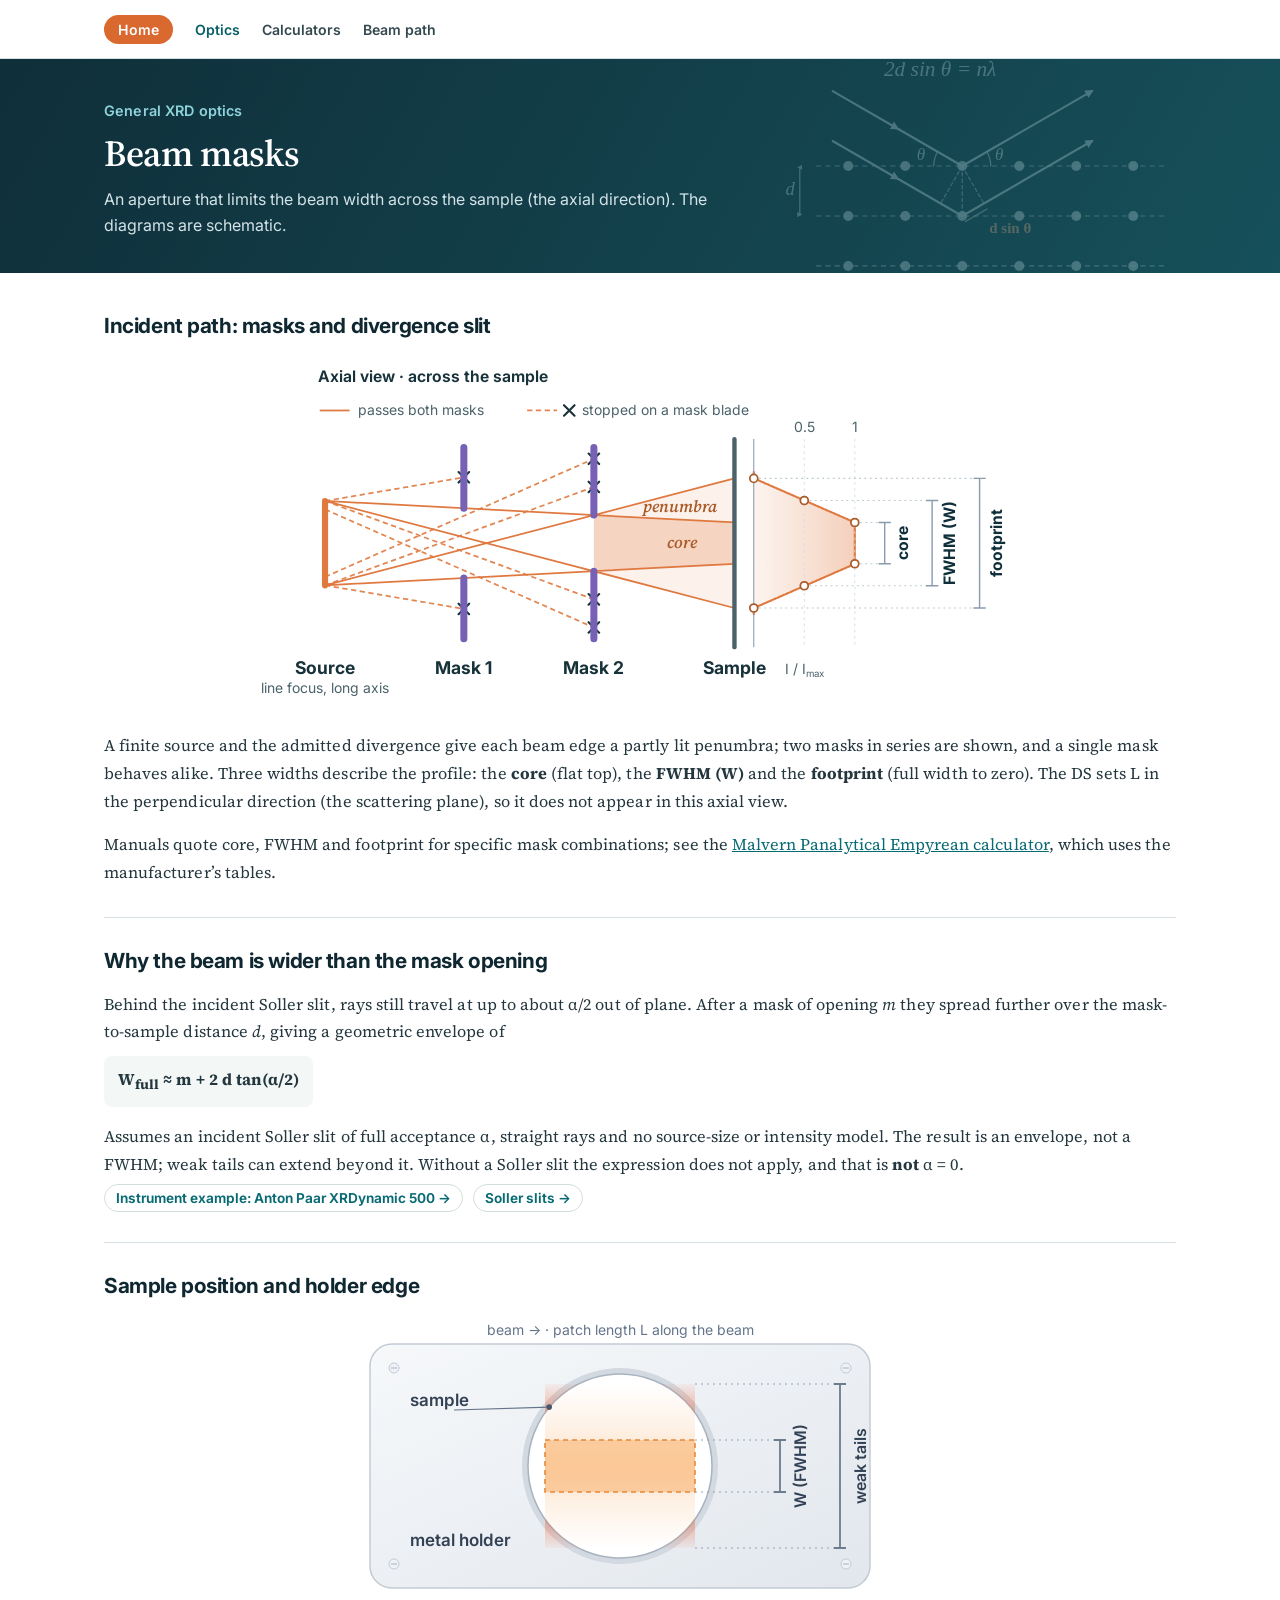
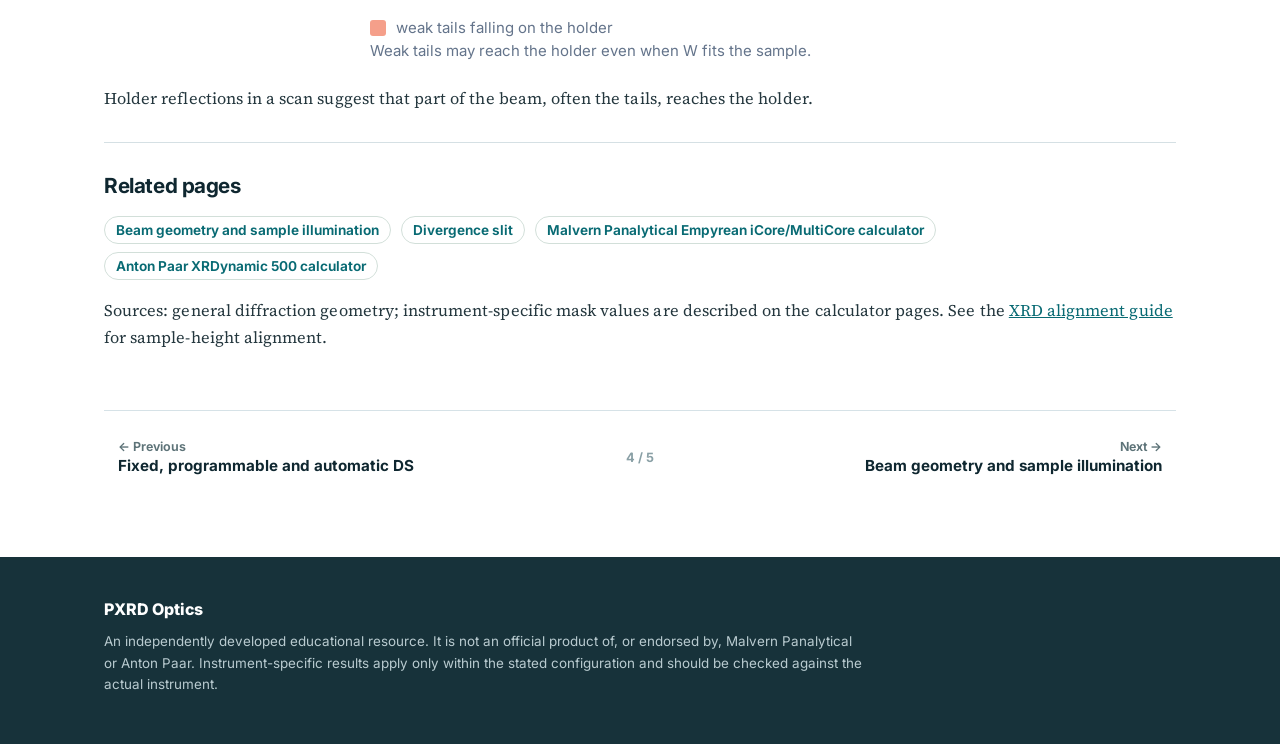
<file: training.html>
<!doctype html>
<html lang="en">
<head>
  <meta charset="utf-8">
  <meta name="viewport" content="width=device-width, initial-scale=1">
  <title>Beam masks · PXRD Optics</title>
  <link rel="preconnect" href="https://fonts.googleapis.com"><link rel="preconnect" href="https://fonts.gstatic.com" crossorigin><link rel="stylesheet" href="https://fonts.googleapis.com/css2?family=Source+Serif+4:ital,opsz,wght@0,8..60,400;0,8..60,600;0,8..60,700;1,8..60,400&family=Inter:wght@400;500;600;700;800&display=swap">
  <link rel="stylesheet" href="styles.css?v=layers-10">
</head>
<body class="page">
  <header class="site-nav">
    <div class="site-nav-inner">
      <nav aria-label="Main">
        <a class="nav-home" href="index.html">Home</a>
        <a href="index.html#learn" aria-current="page">Optics</a>
        <a href="index.html#calculators">Calculators</a>
        <a href="index.html#beam-path">Beam path</a>
      </nav>
    </div>
  </header>

  <main class="shell training">
    <header class="header">
      <p class="kicker">General XRD optics</p>
      <h1>Beam masks</h1>
      <p>An aperture that limits the beam width across the sample (the axial direction). The diagrams are schematic.</p>
    </header>

    <section class="panel diagram-section">
      <h2>Incident path: masks and divergence slit</h2>
      <svg class="mask-figure" viewBox="0 0 865 410" role="img" aria-labelledby="incident-title incident-desc">
        <title id="incident-title">Axial view: two beam masks shape the beam width at the sample</title>
        <desc id="incident-desc">Axial view of a line source of finite length, a wide first mask, a narrow second mask and the sample plane. Rays from the source that clear both mask openings reach the sample; rays aimed beyond an opening stop on a mask blade, marked with a cross. After the second mask the beam has a fully lit core and partly lit penumbra on each side. Beside the sample plane, the computed intensity across the sample shows a flat top over the core, the full width at half maximum W and the full footprint.</desc>
        <defs>
          <linearGradient id="mk-prof" x1="0" x2="1"><stop offset="0" stop-color="#138592" stop-opacity=".08"/><stop offset="1" stop-color="#138592" stop-opacity=".35"/></linearGradient>
        </defs>
        <path d="M380 181L402 175.3L424 169.5L446 163.8L468 158L490 152.3L512 146.5L534 140.8L540 139.3L540 286.8L534 285.3L512 279.5L490 273.8L468 268L446 262.3L424 256.5L402 250.8L380 245Z" class="mk-pen"/>
        <path d="M380 181L402 182.3L424 183.5L446 184.5L468 185.8L490 186.8L512 188L534 189.3L540 189.5L540 236.5L534 236.8L512 238L490 239.3L468 240.3L446 241.5L424 242.5L402 243.8L380 245Z" class="mk-core"/>
        <path d="M74 165L540 189.5M74 165L540 286.8M74 261L540 139.3M74 261L540 236.5" class="mk-ray"/>
        <path d="M74 165L232 138.1M74 261L232 287.9M74 261L380 149M74 165L380 277M74 251.4L380 117M74 174.6L380 309" class="mk-blocked"/>
        <path d="M226 132.1l12 12M226 144.1l12 -12M226 281.9l12 12M226 293.9l12 -12M374 143l12 12M374 155l12 -12M374 271l12 12M374 283l12 -12M374 111l12 12M374 123l12 -12M374 303l12 12M374 315l12 -12" class="mk-x"/>
        <path d="M74 165V261" class="mk-source"/>
        <path d="M232 104.19999999999999V173.26143790849673M232 252.73856209150327V321.8M380 104.19999999999999V181M380 245V321.8" class="mk-blade"/>
        <path d="M540 94.6V331.4" class="mk-sample"/>
        <text x="74" y="361.4" text-anchor="middle" class="mk-label">Source</text><text x="74" y="383.4" text-anchor="middle" class="mk-sub">line focus, long axis</text>
        <text x="232" y="361.4" text-anchor="middle" class="mk-label">Mask 1</text>
        <text x="380" y="361.4" text-anchor="middle" class="mk-label">Mask 2</text>
        <text x="540" y="361.4" text-anchor="middle" class="mk-label">Sample</text>
        <text x="480" y="219" text-anchor="middle" class="mk-tag">core</text>
        <text x="478" y="177.9" text-anchor="middle" class="mk-tag mk-tag-pen">penumbra</text>
        <g class="mk-legend">
          <text x="66" y="30" class="mk-head">Axial view · across the sample</text>
          <path d="M68 62h34" class="mk-ray"/><text x="112" y="67" class="mk-legtext">passes both masks</text>
          <path d="M304 62h34" class="mk-blocked"/><path d="M346 56l12 12M346 68l12 -12" class="mk-x"/><text x="366" y="67" class="mk-legtext">stopped on a mask blade</text>
        </g>
        <path d="M562 131.3L562 131.3L562 131.8L562 132.3L562 132.8L562 133.3L562 133.8L562 134.3L562 134.8L562 135.3L562 135.8L562 136.3L562 136.8L562 137.3L562 137.8L562 138.3L562 138.8L562.2 139.3L563.4 139.8L564.5 140.3L565.6 140.8L566.8 141.3L567.9 141.8L569.1 142.3L570.2 142.8L571.4 143.3L572.5 143.8L573.7 144.3L574.8 144.8L576 145.3L577.1 145.8L578.3 146.3L579.4 146.8L580.5 147.3L581.7 147.8L582.8 148.3L584 148.8L585.1 149.3L586.3 149.8L587.4 150.3L588.6 150.8L589.7 151.3L590.9 151.8L592 152.3L593.1 152.8L594.3 153.3L595.4 153.8L596.5 154.3L597.7 154.8L598.8 155.3L600 155.8L601.1 156.3L602.3 156.8L603.4 157.3L604.6 157.8L605.7 158.3L606.9 158.8L608 159.3L609.1 159.8L610.3 160.3L611.4 160.8L612.6 161.3L613.7 161.8L614.9 162.3L616 162.8L617.2 163.3L618.3 163.8L619.5 164.3L620.6 164.8L621.8 165.3L622.9 165.8L624 166.3L625.2 166.8L626.3 167.3L627.5 167.8L628.6 168.3L629.8 168.8L630.9 169.3L632.1 169.8L633.2 170.3L634.4 170.8L635.5 171.3L636.7 171.8L637.8 172.3L638.9 172.8L640 173.3L641.2 173.8L642.3 174.3L643.5 174.8L644.6 175.3L645.8 175.8L646.9 176.3L648.1 176.8L649.2 177.3L650.4 177.8L651.5 178.3L652.7 178.8L653.8 179.3L654.9 179.8L656.1 180.3L657.2 180.8L658.4 181.3L659.5 181.8L660.7 182.3L661.8 182.8L663 183.3L664.1 183.8L665.3 184.3L666.4 184.8L667.6 185.3L668.7 185.8L669.8 186.3L671 186.8L672.1 187.3L673.3 187.8L674.4 188.3L675.6 188.8L676.7 189.3L677 189.8L677 190.3L677 190.8L677 191.3L677 191.8L677 192.3L677 192.8L677 193.3L677 193.8L677 194.3L677 194.8L677 195.3L677 195.8L677 196.3L677 196.8L677 197.3L677 197.8L677 198.3L677 198.8L677 199.3L677 199.8L677 200.3L677 200.8L677 201.3L677 201.8L677 202.3L677 202.8L677 203.3L677 203.8L677 204.3L677 204.8L677 205.3L677 205.8L677 206.3L677 206.8L677 207.3L677 207.8L677 208.3L677 208.8L677 209.3L677 209.8L677 210.3L677 210.8L677 211.3L677 211.8L677 212.3L677 212.8L677 213.3L677 213.8L677 214.3L677 214.8L677 215.3L677 215.8L677 216.3L677 216.8L677 217.3L677 217.8L677 218.3L677 218.8L677 219.3L677 219.8L677 220.3L677 220.8L677 221.3L677 221.8L677 222.3L677 222.8L677 223.3L677 223.8L677 224.3L677 224.8L677 225.3L677 225.8L677 226.3L677 226.8L677 227.3L677 227.8L677 228.3L677 228.8L677 229.3L677 229.8L677 230.3L677 230.8L677 231.3L677 231.8L677 232.3L677 232.8L677 233.3L677 233.8L677 234.3L677 234.8L677 235.3L677 235.8L677 236.3L676.7 236.8L675.6 237.3L674.4 237.8L673.3 238.3L672.1 238.8L671 239.3L669.8 239.8L668.7 240.3L667.6 240.8L666.4 241.3L665.3 241.8L664.1 242.3L663 242.8L661.8 243.3L660.7 243.8L659.5 244.3L658.4 244.8L657.2 245.3L656.1 245.8L654.9 246.3L653.8 246.8L652.7 247.3L651.5 247.8L650.4 248.3L649.2 248.8L648.1 249.3L646.9 249.8L645.8 250.3L644.6 250.8L643.5 251.3L642.3 251.8L641.2 252.3L640 252.8L638.9 253.3L637.8 253.8L636.7 254.3L635.5 254.8L634.4 255.3L633.2 255.8L632.1 256.3L630.9 256.8L629.8 257.3L628.6 257.8L627.5 258.3L626.3 258.8L625.2 259.3L624 259.8L622.9 260.3L621.8 260.8L620.6 261.3L619.5 261.8L618.3 262.3L617.2 262.8L616 263.3L614.9 263.8L613.7 264.3L612.6 264.8L611.4 265.3L610.3 265.8L609.1 266.3L608 266.8L606.9 267.3L605.7 267.8L604.6 268.3L603.4 268.8L602.3 269.3L601.1 269.8L600 270.3L598.8 270.8L597.7 271.3L596.5 271.8L595.4 272.3L594.3 272.8L593.1 273.3L592 273.8L590.9 274.3L589.7 274.8L588.6 275.3L587.4 275.8L586.3 276.3L585.1 276.8L584 277.3L582.8 277.8L581.7 278.3L580.5 278.8L579.4 279.3L578.3 279.8L577.1 280.3L576 280.8L574.8 281.3L573.7 281.8L572.5 282.3L571.4 282.8L570.2 283.3L569.1 283.8L567.9 284.3L566.8 284.8L565.6 285.3L564.5 285.8L563.4 286.3L562.2 286.8L562 287.3L562 287.8L562 288.3L562 288.8L562 289.3L562 289.8L562 290.3L562 290.8L562 291.3L562 291.8L562 292.3L562 292.8L562 293.3L562 293.8L562 294.3L562 294.8L562 294.8Z" fill="url(#mk-prof)"/>
        <path d="M562 131.3L562 131.8L562 132.3L562 132.8L562 133.3L562 133.8L562 134.3L562 134.8L562 135.3L562 135.8L562 136.3L562 136.8L562 137.3L562 137.8L562 138.3L562 138.8L562.2 139.3L563.4 139.8L564.5 140.3L565.6 140.8L566.8 141.3L567.9 141.8L569.1 142.3L570.2 142.8L571.4 143.3L572.5 143.8L573.7 144.3L574.8 144.8L576 145.3L577.1 145.8L578.3 146.3L579.4 146.8L580.5 147.3L581.7 147.8L582.8 148.3L584 148.8L585.1 149.3L586.3 149.8L587.4 150.3L588.6 150.8L589.7 151.3L590.9 151.8L592 152.3L593.1 152.8L594.3 153.3L595.4 153.8L596.5 154.3L597.7 154.8L598.8 155.3L600 155.8L601.1 156.3L602.3 156.8L603.4 157.3L604.6 157.8L605.7 158.3L606.9 158.8L608 159.3L609.1 159.8L610.3 160.3L611.4 160.8L612.6 161.3L613.7 161.8L614.9 162.3L616 162.8L617.2 163.3L618.3 163.8L619.5 164.3L620.6 164.8L621.8 165.3L622.9 165.8L624 166.3L625.2 166.8L626.3 167.3L627.5 167.8L628.6 168.3L629.8 168.8L630.9 169.3L632.1 169.8L633.2 170.3L634.4 170.8L635.5 171.3L636.7 171.8L637.8 172.3L638.9 172.8L640 173.3L641.2 173.8L642.3 174.3L643.5 174.8L644.6 175.3L645.8 175.8L646.9 176.3L648.1 176.8L649.2 177.3L650.4 177.8L651.5 178.3L652.7 178.8L653.8 179.3L654.9 179.8L656.1 180.3L657.2 180.8L658.4 181.3L659.5 181.8L660.7 182.3L661.8 182.8L663 183.3L664.1 183.8L665.3 184.3L666.4 184.8L667.6 185.3L668.7 185.8L669.8 186.3L671 186.8L672.1 187.3L673.3 187.8L674.4 188.3L675.6 188.8L676.7 189.3L677 189.8L677 190.3L677 190.8L677 191.3L677 191.8L677 192.3L677 192.8L677 193.3L677 193.8L677 194.3L677 194.8L677 195.3L677 195.8L677 196.3L677 196.8L677 197.3L677 197.8L677 198.3L677 198.8L677 199.3L677 199.8L677 200.3L677 200.8L677 201.3L677 201.8L677 202.3L677 202.8L677 203.3L677 203.8L677 204.3L677 204.8L677 205.3L677 205.8L677 206.3L677 206.8L677 207.3L677 207.8L677 208.3L677 208.8L677 209.3L677 209.8L677 210.3L677 210.8L677 211.3L677 211.8L677 212.3L677 212.8L677 213.3L677 213.8L677 214.3L677 214.8L677 215.3L677 215.8L677 216.3L677 216.8L677 217.3L677 217.8L677 218.3L677 218.8L677 219.3L677 219.8L677 220.3L677 220.8L677 221.3L677 221.8L677 222.3L677 222.8L677 223.3L677 223.8L677 224.3L677 224.8L677 225.3L677 225.8L677 226.3L677 226.8L677 227.3L677 227.8L677 228.3L677 228.8L677 229.3L677 229.8L677 230.3L677 230.8L677 231.3L677 231.8L677 232.3L677 232.8L677 233.3L677 233.8L677 234.3L677 234.8L677 235.3L677 235.8L677 236.3L676.7 236.8L675.6 237.3L674.4 237.8L673.3 238.3L672.1 238.8L671 239.3L669.8 239.8L668.7 240.3L667.6 240.8L666.4 241.3L665.3 241.8L664.1 242.3L663 242.8L661.8 243.3L660.7 243.8L659.5 244.3L658.4 244.8L657.2 245.3L656.1 245.8L654.9 246.3L653.8 246.8L652.7 247.3L651.5 247.8L650.4 248.3L649.2 248.8L648.1 249.3L646.9 249.8L645.8 250.3L644.6 250.8L643.5 251.3L642.3 251.8L641.2 252.3L640 252.8L638.9 253.3L637.8 253.8L636.7 254.3L635.5 254.8L634.4 255.3L633.2 255.8L632.1 256.3L630.9 256.8L629.8 257.3L628.6 257.8L627.5 258.3L626.3 258.8L625.2 259.3L624 259.8L622.9 260.3L621.8 260.8L620.6 261.3L619.5 261.8L618.3 262.3L617.2 262.8L616 263.3L614.9 263.8L613.7 264.3L612.6 264.8L611.4 265.3L610.3 265.8L609.1 266.3L608 266.8L606.9 267.3L605.7 267.8L604.6 268.3L603.4 268.8L602.3 269.3L601.1 269.8L600 270.3L598.8 270.8L597.7 271.3L596.5 271.8L595.4 272.3L594.3 272.8L593.1 273.3L592 273.8L590.9 274.3L589.7 274.8L588.6 275.3L587.4 275.8L586.3 276.3L585.1 276.8L584 277.3L582.8 277.8L581.7 278.3L580.5 278.8L579.4 279.3L578.3 279.8L577.1 280.3L576 280.8L574.8 281.3L573.7 281.8L572.5 282.3L571.4 282.8L570.2 283.3L569.1 283.8L567.9 284.3L566.8 284.8L565.6 285.3L564.5 285.8L563.4 286.3L562.2 286.8L562 287.3L562 287.8L562 288.3L562 288.8L562 289.3L562 289.8L562 290.3L562 290.8L562 291.3L562 291.8L562 292.3L562 292.8L562 293.3L562 293.8L562 294.3L562 294.8" class="mk-prof"/>
        <path d="M562 94.6V331.4" class="mk-axis"/><path d="M677 94.6V331.4" class="mk-guide"/><path d="M619.5 94.6V331.4" class="mk-guide"/>
        <text x="619.5" y="86.6" text-anchor="middle" class="mk-sub">0.5</text><text x="677" y="86.6" text-anchor="middle" class="mk-sub">1</text>
        <text x="619.5" y="361.4" text-anchor="middle" class="mk-sub">I / I<tspan dy="4" font-size="11">max</tspan></text>
        <path d="M683 189.5H711M683 236.5H711" class="mk-ext mk-c-core"/><path d="M711 189.5V236.5" class="mk-dim mk-c-core"/><path d="M704 189.5h14M704 236.5h14" class="mk-dimcap mk-c-core"/><text x="731" y="213" transform="rotate(-90 731 213)" dy="6" text-anchor="middle" class="mk-dimlabel mk-c-core">core</text>
        <path d="M625.5 164.5H765M625.5 261.5H765" class="mk-ext mk-c-fwhm"/><path d="M765 164.5V261.5" class="mk-dim mk-c-fwhm"/><path d="M758 164.5h14M758 261.5h14" class="mk-dimcap mk-c-fwhm"/><text x="785" y="213" transform="rotate(-90 785 213)" dy="6" text-anchor="middle" class="mk-dimlabel mk-c-fwhm">FWHM (W)</text>
        <path d="M568 139.3H819M568 286.8H819" class="mk-ext mk-c-foot"/><path d="M819 139.3V286.8" class="mk-dim mk-c-foot"/><path d="M812 139.3h14M812 286.8h14" class="mk-dimcap mk-c-foot"/><text x="839" y="213" transform="rotate(-90 839 213)" dy="6" text-anchor="middle" class="mk-dimlabel mk-c-foot">footprint</text>
        <circle cx="677" cy="189.5" r="4.5" class="mk-pt mk-c-core"/><circle cx="677" cy="236.5" r="4.5" class="mk-pt mk-c-core"/><circle cx="619.5" cy="164.5" r="4.5" class="mk-pt mk-c-fwhm"/><circle cx="619.5" cy="261.5" r="4.5" class="mk-pt mk-c-fwhm"/><circle cx="562" cy="139.3" r="4.5" class="mk-pt mk-c-foot"/><circle cx="562" cy="286.8" r="4.5" class="mk-pt mk-c-foot"/>
      </svg>
      <p>A finite source and the admitted divergence give each beam edge a partly lit penumbra; two masks in series are shown, and a single mask behaves alike. Three widths describe the profile: the <strong>core</strong> (flat top), the <strong>FWHM (W)</strong> and the <strong>footprint</strong> (full width to zero). The DS sets L in the perpendicular direction (the scattering plane), so it does not appear in this axial view.</p>
      <p class="diagram-note">Manuals quote core, FWHM and footprint for specific mask combinations; see the <a href="calculator.html">Malvern Panalytical Empyrean calculator</a>, which uses the manufacturer’s tables.</p>
    </section>

    <section class="panel diagram-section">
      <h2>Why the beam is wider than the mask opening</h2>
      <p>Behind the incident Soller slit, rays still travel at up to about α/2 out of plane. After a mask of opening <em>m</em> they spread further over the mask-to-sample distance <em>d</em>, giving a geometric envelope of</p>
      <p class="formula-line"><strong>W<sub>full</sub> ≈ m + 2 d tan(α/2)</strong></p>
      <p>Assumes an incident Soller slit of full acceptance α, straight rays and no source-size or intensity model. The result is an envelope, not a FWHM; weak tails can extend beyond it. Without a Soller slit the expression does not apply, and that is <strong>not</strong> α = 0.</p>
      <div class="related-links"><a href="anton-paar/index.html">Instrument example: Anton Paar XRDynamic 500 →</a><a href="soller.html">Soller slits →</a></div>
    </section>

    <section class="panel diagram-section">
      <h2>Sample position and holder edge</h2>
      <svg class="holder-figure" viewBox="0 0 760 352" role="img" aria-labelledby="sample-title sample-desc">
        <title id="sample-title">Beam FWHM and weak tails relative to the sample and holder</title>
        <desc id="sample-desc">Top view of a round sample in a metal holder. The beam patch is centred on the sample: a stronger central band of width W (FWHM) lies well inside the sample, while weak axial tails extend further and, near the corners of the patch, fall outside the sample onto the holder.</desc>
        <defs>
          <linearGradient id="sf-holder" x1="0" y1="0" x2="1" y2="1"><stop offset="0" stop-color="#f6f8fa"/><stop offset="1" stop-color="#e2e7ed"/></linearGradient>
          <linearGradient id="sf-beam" x1="0" y1="0" x2="0" y2="1">
            <stop offset="0" stop-color="#f59e4b" stop-opacity="0"/><stop offset=".3" stop-color="#f59e4b" stop-opacity=".16"/>
            <stop offset=".5" stop-color="#f59e4b" stop-opacity=".36"/><stop offset=".7" stop-color="#f59e4b" stop-opacity=".16"/><stop offset="1" stop-color="#f59e4b" stop-opacity="0"/>
          </linearGradient>
          <linearGradient id="sf-spill" x1="0" y1="0" x2="0" y2="1">
            <stop offset="0" stop-color="#ef5f3c" stop-opacity=".05"/><stop offset=".15" stop-color="#ef5f3c" stop-opacity=".34"/><stop offset=".35" stop-color="#ef5f3c" stop-opacity=".5"/>
            <stop offset=".5" stop-color="#ef5f3c" stop-opacity=".58"/><stop offset=".65" stop-color="#ef5f3c" stop-opacity=".5"/><stop offset=".85" stop-color="#ef5f3c" stop-opacity=".34"/><stop offset="1" stop-color="#ef5f3c" stop-opacity=".05"/>
          </linearGradient>
          <clipPath id="sf-out"><path clip-rule="evenodd" d="M0 0H760V352H0Z M268 150a92 92 0 1 0 184 0a92 92 0 1 0 -184 0Z"/></clipPath>
        </defs>
        <rect x="110" y="28" width="500" height="244" rx="22" fill="url(#sf-holder)" stroke="#c3cbd3" stroke-width="1.5"/>
        <circle cx="134" cy="52" r="5" fill="#eef1f5" stroke="#c3cbd3" stroke-width="1"/><path d="M131 52H137" stroke="#b3bcc6" stroke-width="1.2"/><circle cx="586" cy="52" r="5" fill="#eef1f5" stroke="#c3cbd3" stroke-width="1"/><path d="M583 52H589" stroke="#b3bcc6" stroke-width="1.2"/><circle cx="134" cy="248" r="5" fill="#eef1f5" stroke="#c3cbd3" stroke-width="1"/><path d="M131 248H137" stroke="#b3bcc6" stroke-width="1.2"/><circle cx="586" cy="248" r="5" fill="#eef1f5" stroke="#c3cbd3" stroke-width="1"/><path d="M583 248H589" stroke="#b3bcc6" stroke-width="1.2"/>
        <circle cx="360" cy="150" r="98" fill="#d3d9e0"/>
        <circle cx="360" cy="150" r="92" fill="#ffffff" stroke="#a9b3bf" stroke-width="1.5"/>
        <rect x="285" y="68" width="150" height="164" fill="url(#sf-beam)"/>
        <rect x="285" y="68" width="150" height="164" fill="url(#sf-spill)" clip-path="url(#sf-out)"/>
        <rect x="285" y="124" width="150" height="52" fill="#fbbf85" opacity=".7"/>
        <rect x="285" y="124" width="150" height="52" fill="none" stroke="#e8893a" stroke-width="1.6" stroke-dasharray="5 4"/>
        <path d="M435 124H520M435 176H520M435 68H580M435 232H580" stroke="#94a3b8" stroke-width="1.1" stroke-dasharray="2 4" fill="none"/>
        <path d="M520 124V176M514 124h12M514 176h12" stroke="#475569" stroke-width="1.8" fill="none"/>
        <path d="M580 68V232M574 68h12M574 232h12" stroke="#475569" stroke-width="1.8" fill="none"/>
        <text x="540" y="150" dy="5.5" transform="rotate(-90 540 150)" text-anchor="middle" font-size="16" font-weight="600" fill="#334155">W (FWHM)</text>
        <text x="600" y="150" dy="5.5" transform="rotate(-90 600 150)" text-anchor="middle" font-size="16" font-weight="600" fill="#334155">weak tails</text>
        <path d="M194 94L289.2 91.1" stroke="#64748b" stroke-width="1.2" fill="none"/>
        <circle cx="289.2" cy="91.1" r="2.8" fill="#475569"/>
        <text x="150" y="90" font-size="17" font-weight="600" fill="#334155">sample</text>
        <text x="150" y="230" font-size="17" font-weight="600" fill="#334155">metal holder</text>
        <text x="360" y="19" text-anchor="middle" font-size="14" fill="#64748b">beam → · patch length L along the beam</text>
        <rect x="110" y="304" width="16" height="16" rx="3" fill="#ef5f3c" opacity=".6"/>
        <text x="136" y="317" font-size="15" fill="#64748b">weak tails falling on the holder</text>
        <text x="110" y="340" font-size="15" fill="#64748b">Weak tails may reach the holder even when W fits the sample.</text>
      </svg>
      <p>Holder reflections in a scan suggest that part of the beam, often the tails, reaches the holder.</p>
    </section>

    <section class="panel">
      <h2>Related pages</h2>
      <div class="related-links"><a href="beam-geometry.html">Beam geometry and sample illumination</a><a href="divergent-slit.html">Divergence slit</a><a href="calculator.html">Malvern Panalytical Empyrean iCore/MultiCore calculator</a><a href="anton-paar/index.html">Anton Paar XRDynamic 500 calculator</a></div>
      <p class="source">Sources: general diffraction geometry; instrument-specific mask values are described on the calculator pages. See the <a href="https://nrf.aux.eng.ufl.edu/_files/documents/16868.pdf" target="_blank" rel="noopener noreferrer">XRD alignment guide</a> for sample-height alignment.</p>
    </section>
    <nav class="page-steps" aria-label="General XRD optics pages">
      <a class="page-prev" href="slits.html"><span>← Previous</span><strong>Fixed, programmable and automatic DS</strong></a>
      <span class="page-count">4 / 5</span>
      <a class="page-next" href="beam-geometry.html"><span>Next →</span><strong>Beam geometry and sample illumination</strong></a>
    </nav>
  </main>
<footer class="landing-footer">
    <div class="landing-inner">
      <p class="footer-brand">PXRD Optics</p>
      <p>An independently developed educational resource. It is not an official product of, or endorsed by, Malvern Panalytical or Anton Paar. Instrument-specific results apply only within the stated configuration and should be checked against the actual instrument.</p>
    </div>
  </footer>
</body>
</html>
</file>
<file: styles.css>
:root { font-family: Inter, ui-sans-serif, system-ui, -apple-system, "Segoe UI", sans-serif; color: #24343b; background: #f5f6f2; color-scheme: light; }
* { box-sizing: border-box; }
[hidden] { display: none !important; }
body { margin: 0; min-height: 100vh; background: #f5f6f2 url("optics-background-bragg.svg?v=polish-14") center top / 100% auto fixed no-repeat; }
.header { color: #24343b; }
.header h1 { text-shadow: none; font-weight: 650; }
.header .eyebrow { color: #46736e; letter-spacing: .08em; }
.header p { color: #596b70; }
.header-equations { display: flex; flex-wrap: wrap; justify-content: flex-end; gap: 8px 28px; margin: 8px 0 20px; color: #78948b; font-family: Georgia, serif; font-size: clamp(1.15rem, 2.3vw, 1.8rem); line-height: 1.4; }
.header-equations span { white-space: nowrap; opacity: .16; }
.top-nav a { color: #075862; }
@media (max-width: 700px) { body { background-attachment: scroll; background-size: auto 620px; background-position: right top; } }
.shell { max-width: 960px; margin: 0 auto; padding: 48px 24px 80px; }
.header { max-width: none; margin-bottom: 30px; }
.header-top { display: flex; align-items: center; gap: 14px; flex-wrap: wrap; }
.header-launch { border: 1px solid #a4c6c9; background: #e9f5f5; color: #075862; border-radius: 999px; padding: 7px 12px; font: inherit; font-size: .75rem; font-weight: 800; cursor: pointer; }
.header-launch:hover, .header-launch:focus { background: #d4ebed; }
.eyebrow { color: #0a6870; font-size: .76rem; font-weight: 800; letter-spacing: .12em; text-transform: uppercase; }
h1 { font-size: clamp(2rem, 5vw, 3.4rem); line-height: 1.1; letter-spacing: -.04em; margin: 12px 0 16px; }
h2 { font-size: 1.2rem; margin: 0 0 18px; }
p { line-height: 1.6; color: #4a5b68; }
.header p { font-size: 1.05rem; margin: 0; }
.panel { background: #fff; border: 1px solid #dfe6e2; border-radius: 14px; box-shadow: 0 4px 18px #29443b06; padding: 26px; margin-bottom: 18px; }
.inputs { display: grid; gap: 8px; }
label { font-weight: 700; display: flex; justify-content: space-between; gap: 16px; max-width: 350px; }
label span { color: #69808c; font-weight: 500; }
input { width: min(100%, 350px); border: 1px solid #b7c9d1; border-radius: 10px; font: inherit; font-size: 1.25rem; padding: 12px 14px; color: #172534; background: #fbfdfd; }
input:focus { outline: 3px solid #72bdc47a; border-color: #087781; }
select { width: min(100%, 350px); border: 1px solid #b7c9d1; border-radius: 10px; font: inherit; font-size: 1.1rem; padding: 12px 14px; color: #172534; background: #fbfdfd; }
select:focus { outline: 3px solid #72bdc47a; border-color: #087781; }
.mode-choice { border: 0; padding: 0; margin: 14px 0 0; display: flex; flex-wrap: wrap; gap: 10px; }
.mode-choice legend { font-weight: 700; margin-bottom: 8px; }
.mode-choice label { justify-content: flex-start; align-items: center; border: 1px solid #b7c9d1; border-radius: 10px; padding: 9px 13px; cursor: pointer; }
.mode-choice label:has(input:checked) { border-color: #087781; background: #e9f5f5; color: #075862; }
.mode-choice input { width: auto; margin: 0 8px 0 0; accent-color: #087781; }
.automatic-inputs { display: grid; gap: 8px; margin-top: 12px; }
.automatic-inputs label:not(:first-child) { margin-top: 10px; }
.manual-toggle { justify-content: flex-start; align-items: center; margin-top: 14px; cursor: pointer; }
.manual-toggle input { width: auto; margin: 0 9px 0 0; accent-color: #087781; }
.suggestion-preference { justify-content: flex-start; align-items: center; margin-top: 4px; cursor: pointer; }
.suggestion-preference input { width: auto; margin: 0 9px 0 0; accent-color: #087781; }
.suggestion-preference:has(input:disabled) { color: #71818b; cursor: default; }
.input-hint { font-size: .82rem; margin: 0 0 3px; }
.mask-order-explanation { margin: -5px 0 18px; border-left: 3px solid #b8812f; padding: 8px 12px; background: #fff8e9; font-size: .9rem; }
.manual-mask-inputs { display: grid; grid-template-columns: repeat(2, minmax(0, 1fr)); gap: 14px; margin-top: 8px; max-width: 720px; }
.manual-mask-inputs div { display: grid; gap: 7px; }
details { margin-top: 12px; }
summary { color: #086a73; font-weight: 700; cursor: pointer; }
.advanced { display: grid; gap: 8px; margin-top: 16px; }
.advanced label:not(:first-child) { margin-top: 10px; }
.section-heading { display: flex; justify-content: space-between; align-items: flex-start; gap: 16px; }
.section-heading h2 { margin-top: 7px; }
.badge { border-radius: 999px; background: #e2f3ed; color: #14644b; padding: 7px 12px; font-size: .78rem; font-weight: 800; white-space: nowrap; }
.badge.error { background: #fff0e7; color: #9b441a; }
.badge.warning { background: #fff4d9; color: #805300; }
.message { margin: 0 0 18px; }
.beam-limit-note { margin: -7px 0 18px; border-left: 3px solid #c27c2c; padding: 8px 12px; background: #fff9eb; font-size: .86rem; }
.settings { display: grid; grid-template-columns: repeat(3, 1fr); gap: 12px; }
.setting { border-radius: 14px; padding: 20px; background: #0b5963; color: white; display: grid; gap: 5px; }
.setting span { font-size: .88rem; font-weight: 700; color: #c8e8e9; }
.setting strong { font-size: clamp(1.8rem, 5vw, 2.7rem); letter-spacing: -.04em; }
.setting small { color: #c8e8e9; font-size: .76rem; }
.automatic-details { border-top: 1px solid #e1e8eb; margin-top: 18px; padding-top: 16px; display: grid; grid-template-columns: repeat(3, 1fr); gap: 16px; }
.automatic-details div { display: grid; gap: 4px; }
.automatic-details span { color: #5e707c; font-size: .8rem; }
.automatic-details strong { font-size: 1.08rem; }
.automatic-chart { border-top: 1px solid #e1e8eb; margin-top: 18px; padding-top: 16px; }
.automatic-chart h3 { font-size: .95rem; margin: 0 0 8px; }
.automatic-chart svg { display: block; width: 100%; max-width: 640px; height: auto; }
.footprint { border-top: 1px solid #e1e8eb; margin-top: 22px; padding-top: 18px; display: grid; grid-template-columns: repeat(3, 1fr); gap: 16px; }
.footprint div { display: grid; gap: 4px; }
.footprint span { color: #5e707c; font-size: .8rem; }
.footprint strong { font-size: 1.08rem; }
.edge-screen { border-top: 1px solid #dce5e9; margin-top: 24px; padding-top: 20px; }
.edge-screen h3 { font-size: 1.08rem; margin: 0 0 8px; }
.edge-screen p { margin: 0 0 12px; font-size: .88rem; }
.edge-inputs { display: grid; grid-template-columns: repeat(3, minmax(0, 1fr)); gap: 12px; margin: 16px 0; }
.edge-inputs div { display: grid; gap: 6px; }
.edge-inputs label { font-size: .8rem; }
.edge-inputs input { width: 100%; font-size: 1rem; padding: 9px 10px; }
.edge-formula { color: #546a74; }
.edge-pair { font-weight: 700; color: #234450; }
.edge-result { background: #eaf3f5; border-left: 3px solid #4e8790; padding: 11px 13px; color: #214b55 !important; }
.edge-candidate-box { border: 1px solid #dce5e9; border-radius: 10px; padding: 12px 14px; margin-bottom: 12px; }
.edge-candidate-box strong { font-size: .85rem; }
.edge-candidate-list { display: grid; grid-template-columns: repeat(3, minmax(0, 1fr)); gap: 6px; margin-top: 9px; color: #435762; font-size: .78rem; }
.edge-candidate-list span { padding: 6px 8px; border-radius: 6px; background: #f1f6f7; }
.edge-screen .edge-caution { font-size: .8rem; color: #5a6972; margin-bottom: 0; }
.context p { margin: 0 0 12px; }
.context p:last-child { margin-bottom: 0; }
.source { font-size: .82rem; }
a { color: #086a73; }
.present-button { border: 1px solid #a4c6c9; background: #e9f5f5; color: #075862; border-radius: 9px; padding: 10px 14px; font: inherit; font-size: .83rem; font-weight: 800; cursor: pointer; }
.present-button:hover, .present-button:focus { background: #d4ebed; }
.diagram-grid { display: grid; grid-template-columns: repeat(2, minmax(0, 1fr)); gap: 14px; }
.diagram-card { margin: 0; background: #f7fafb; border: 1px solid #dce7ea; border-radius: 14px; overflow: hidden; }
.diagram-card svg { display: block; width: 100%; height: auto; }
.diagram-surface svg { max-width: 440px; margin: 0 auto; }
.diagram-card figcaption { border-top: 1px solid #dce7ea; padding: 15px 17px 18px; color: #435762; font-size: .86rem; line-height: 1.5; }
.diagram-distance { border-top: 1px solid #dce7ea; padding: 10px 17px; color: #435762; font-size: .77rem; line-height: 1.45; }
.diagram-card figcaption strong { color: #183944; }
.svg-heading { fill: #126b72; font-size: 12px; font-weight: 800; letter-spacing: 1.4px; }
.svg-label { fill: #234450; font-size: 13px; font-weight: 700; }
.svg-small { fill: #6a818a; font-size: 10px; }
.svg-fwhm-label { fill: #9d4019; font-size: 10px; font-weight: 800; }
.svg-fwhm-value { fill: #9d4019; font-size: 12px; font-weight: 800; }
.svg-center { text-anchor: middle; }
.diagram-note { font-size: .84rem; margin: 16px 0 8px; }
.illustration .source { margin: 0; }
.illustration:fullscreen { padding: clamp(20px, 3vw, 48px); overflow: auto; border-radius: 0; margin: 0; background: white; }
.illustration:fullscreen .diagram-grid { max-width: 1400px; margin: 0 auto; grid-template-columns: repeat(2, minmax(0, 1fr)); }
.illustration:fullscreen .diagram-surface svg { max-width: none; }
@media (max-width: 640px) { .shell { padding: 28px 15px 50px; } .panel { padding: 20px; } .settings, .manual-mask-inputs, .edge-inputs, .edge-candidate-list { grid-template-columns: 1fr; gap: 7px; } .setting { padding: 13px; } .setting small { font-size: .7rem; } .footprint, .automatic-details { grid-template-columns: 1fr; gap: 10px; } }
@media (max-width: 700px) { .diagram-grid { grid-template-columns: 1fr; } .illustration .section-heading { align-items: center; } }
@media (max-width: 900px) { .illustration:fullscreen .diagram-grid { grid-template-columns: 1fr; } }

/* Calculator layout */
.top-nav { display: flex; justify-content: space-between; align-items: center; gap: 18px; }
.top-nav a { text-decoration: none; font-weight: 750; background: #e9f5f5; border: 1px solid #a4c6c9; padding: 9px 14px; border-radius: 999px; white-space: nowrap; }
.top-nav a:hover, .top-nav a:focus-visible { background: #d4ebed; }
.home-links { display: flex; gap: 8px; flex-wrap: wrap; justify-content: flex-end; max-width: 100%; }
.header:has(.home-links) { max-width: none; }
.home-links a { font-size: .83rem; white-space: normal; text-align: center; }
.home { max-width: 1180px; }
.home .header { margin-bottom: 28px; }
.home-instrument { margin: 0; overflow: hidden; border: 1px solid #d8e5e8; border-radius: 22px; background: #fbfdfd; box-shadow: 0 20px 50px #143a4b17; }
.home-diagram-scroll { overflow-x: auto; overscroll-behavior-x: contain; scrollbar-color: #9eb7bc #eef4f5; }
.home-diagram { display: block; width: 100%; min-width: 820px; height: auto; font-family: Inter, ui-sans-serif, system-ui, sans-serif; }
.diagram-kicker { fill: #14818a; font-size: 12px; font-weight: 850; letter-spacing: 1.6px; }
.beam-label { fill: #b85a2d; font-size: 12px; font-weight: 750; }
.callout { fill: #203c47; font-size: 15px; font-weight: 750; }
.callout path { fill: none; stroke: #657e85; stroke-width: 1.5; marker-end: url(#arrowCall); }
.callout-sub { fill: #688088; font-size: 12px; font-weight: 650; }
.diagram-foot { fill: #667d84; font-size: 12px; font-weight: 650; letter-spacing: .02em; }
.home-instrument figcaption { display: flex; justify-content: space-between; gap: 22px; align-items: baseline; padding: 18px 24px 21px; border-top: 1px solid #deeaec; color: #506670; line-height: 1.5; }
.home-instrument figcaption strong { color: #183944; font-size: 1.05rem; }
.home-instrument figcaption span { max-width: 550px; font-size: .87rem; }
.home-scroll-hint { display: none; }
@media (max-width: 700px) { .home-instrument figcaption { display: grid; gap: 5px; padding: 15px 18px 18px; } .home-diagram { min-width: 820px; } .home-scroll-hint { display: block; margin: 0; padding: 8px 18px; border-top: 1px solid #deeaec; color: #075862; font-size: .8rem; font-weight: 750; } }
.slit-visual-grid { display: grid; grid-template-columns: repeat(2, minmax(0, 1fr)); gap: 16px; }
.slit-figure { margin: 0; background: #f8fbfc; border: 1px solid #dce8eb; border-radius: 12px; overflow: hidden; }
.diagram-section .slit-figure svg { margin: 0; width: 100%; max-width: none; }
.slit-figure figcaption { border-top: 1px solid #dce8eb; padding: 12px 16px 16px; color: #4a5b68; font-size: .87rem; line-height: 1.5; }
.slit-chart-title { font-size: 18px; font-weight: 800; fill: #214b55; }
.slit-label { font-size: 13px; font-weight: 650; fill: #375b67; }
.overlap-intro { margin: -6px 0 18px; }
.overlap-card { background: #fbfdfd; border-color: #d9e4e6; box-shadow: 0 6px 18px #1739430a; }
.overlap-card-heading { display: flex; align-items: center; gap: 12px; padding: 18px 20px 0; }
.overlap-card-heading h3 { margin: 0; color: #173b46; font-size: 1.02rem; letter-spacing: -.015em; }
.overlap-card-index { display: inline-grid; place-items: center; width: 30px; height: 30px; flex: none; border-radius: 9px; background: #e6f2f1; color: #0b656c; font-size: .72rem; font-weight: 850; }
.diagram-section .overlap-card svg { margin: 0; }
.sample-fill { fill: #e4eaeb; }
.sample-rim-fill { fill: #24343b; }
.area-pds { fill: #f3cd57; }
.area-pass { fill: #5baa62; }
.area-measured { fill: #d95049; }
.overlap-guide { fill: none; stroke: #4d9fc7; stroke-width: 1.5; stroke-dasharray: 3 5; opacity: .9; }
.overlap-stage { fill: #203d47; font-size: 17px; font-weight: 800; }
.overlap-stage-sub { fill: #5c737b; font-size: 12px; }
.optics-label { fill: #365765; font-size: 12px; font-weight: 800; letter-spacing: .025em; }
.optics-beam-pds { fill: #f3cd57; opacity: .54; }
.optics-beam-pass { fill: #5baa62; opacity: .43; }
.optics-ray { fill: none; stroke: #547987; stroke-width: 1.6; }
.optics-blade { fill: none; stroke: #70818a; stroke-width: 8; stroke-linecap: square; }
.optics-slit { fill: none; stroke: #405662; stroke-width: 1.5; }
.optics-target { fill: #24343b; }
.optics-sample-label { fill: #6b7e85; font-size: 10px; font-weight: 650; }
.overlap-legend { display: flex; gap: 12px 22px; flex-wrap: wrap; align-items: center; margin: 17px 0 0 !important; font-size: .82rem; font-weight: 700; color: #34535c; }
.overlap-legend span { display: inline-flex; gap: 7px; align-items: center; }
.legend-swatch { display: inline-block; width: 13px; height: 13px; border-radius: 4px; }
.pds-swatch { background: #f3cd57; }
.pass-swatch { background: #5baa62; }
.measured-swatch { background: #d95049; }
.brochure-figure { max-width: 780px; margin: 0; background: #f7fafb; border: 1px solid #dce8eb; border-radius: 12px; overflow: hidden; }
.brochure-figure img { display: block; width: 100%; height: auto; }
.brochure-figure figcaption { padding: 12px 16px 16px; border-top: 1px solid #dce8eb; color: #4a5b68; font-size: .87rem; line-height: 1.5; }
.training-actions { display: flex; align-items: center; gap: 8px; }
.training-actions button { font: inherit; font-weight: 750; color: #075862; background: #e9f5f5; border: 1px solid #a4c6c9; padding: 9px 14px; border-radius: 999px; cursor: pointer; white-space: nowrap; }
.training-actions button:hover, .training-actions button:focus-visible { background: #d4ebed; }
.training:fullscreen { overflow: auto; width: 100%; max-width: none; background: #f5fafc; }
.section-heading { align-items: center; justify-content: flex-start; margin-bottom: 18px; }
.section-heading h2 { margin: 0; }
.results .section-heading { justify-content: space-between; }
.step { display: grid; place-items: center; background: #0b5963; color: white; width: 30px; height: 30px; border-radius: 50%; font-weight: 800; font-size: .85rem; flex: none; }
.form-grid { display: grid; grid-template-columns: repeat(2, minmax(0, 1fr)); gap: 18px; }
.field { display: grid; align-content: start; gap: 8px; min-width: 0; }
.field label, .field-label { max-width: none; font-size: .9rem; font-weight: 700; color: #29434d; }
.field input, .field select { max-width: none; width: 100%; }
.field output { display: flex; align-items: center; min-height: 52px; padding: 11px 14px; border-radius: 10px; background: #e9f5f5; border: 1px solid #a4c6c9; color: #075862; font-size: 1.12rem; font-weight: 750; }
.mode-choice { margin: 0 0 22px; }
.mode-choice label { max-width: none; }
.metric-grid { display: grid; grid-template-columns: repeat(3, minmax(0,1fr)); gap: 12px; }
.metric { display: grid; gap: 6px; padding: 18px; background: #0b5963; color: white; border-radius: 13px; }
.metric span { color: #c8e8e9; font-size: .84rem; font-weight: 700; }
.metric strong { font-size: clamp(1.35rem, 3vw, 2rem); letter-spacing: -.03em; }
.metric small { color: #c8e8e9; }
.metric-subvalue { display: grid; gap: 5px; margin-top: 8px; padding-top: 12px; border-top: 1px solid rgba(200, 232, 233, .4); }
.metric-subvalue strong { font-size: clamp(1.1rem, 2.4vw, 1.5rem); }
.message { margin: 0 0 18px; }
.auto-results { display: flex; flex-wrap: wrap; gap: 10px 30px; margin-top: 18px; padding: 16px 18px; border-radius: 10px; background: #f1f7f8; color: #31545e; }
.auto-results strong { color: #173b46; }
.result-note { margin: 16px 0 0; font-size: .84rem; color: #687982; }
.notes h2 { margin-bottom: 12px; }
.notes details { margin: 0; border-top: 1px solid #e0e8eb; }
.notes details:last-child { border-bottom: 1px solid #e0e8eb; }
.notes summary { padding: 16px 4px; }
.detail-body { padding: 0 5px 18px; }
.detail-body p { margin: 0 0 12px; }
.detail-body .form-grid { margin: 14px 0; grid-template-columns: repeat(3,minmax(0,1fr)); }
.detail-body input { font-size: 1rem; padding: 9px 10px; }
.candidate-list { display: grid; grid-template-columns: repeat(2,minmax(0,1fr)); gap: 7px; }
.candidate { text-align: left; border: 1px solid #bad1d5; border-radius: 9px; background: #f1f7f8; color: #244d57; padding: 10px 12px; font: inherit; font-size: .82rem; cursor: pointer; }
.candidate:hover, .candidate:focus-visible { background: #dceef0; border-color: #5e9ca3; }
.field .inline-warning { margin: 0; padding: 9px 11px; border-left: 4px solid #a83711; border-radius: 4px; background: #fff0e8; color: #842906; font-size: .85rem; font-weight: 800; line-height: 1.35; }
.field .input-warning { border-color: #a83711; box-shadow: 0 0 0 2px #f5c1a8; }
.message.warning { padding: 13px 15px; border-left: 5px solid #a83711; border-radius: 5px; background: #fff0e8; color: #842906; font-weight: 800; }
.badge.warning { background: #9b350f; color: #fff; font-weight: 900; }
.source { font-size: .82rem; }
.training { max-width: 1100px; }
.diagram-section svg { display: block; width: 100%; max-width: 760px; height: auto; margin: 5px auto 14px; font: 15px Inter, ui-sans-serif, system-ui, sans-serif; fill: #29434d; }
.diagram-section svg.profile-inset { background: #f6fafb; border: 1px solid #dce8eb; border-radius: 12px; margin-top: 12px; }
.soller-comparison { display: grid; grid-template-columns: repeat(2, minmax(0, 1fr)); gap: 16px; margin: 12px 0 16px; }
.diagram-section .soller-comparison svg { max-width: none; margin: 0; background: #f8fbfc; border: 1px solid #dce8eb; border-radius: 12px; }
.soller-panel-title { font-size: 17px; font-weight: 750; fill: #214b55; }
.soller-panel-note { font-size: 11px; fill: #637b84; }
.soller-axis-label { font-size: 12px; fill: #516b75; }
.soller-legend { font-size: 13px; font-weight: 650; }
.soller-peak-none, .soller-peak-wide, .soller-peak-narrow { fill: none; stroke-width: 2.5; stroke-linecap: round; stroke-linejoin: round; }
.soller-peak-none { stroke: #3273a1; }
.soller-peak-wide { stroke: #bd7923; }
.soller-peak-narrow { stroke: #4a823b; }
.profile-inset .profile-title { font-size: 17px; font-weight: 750; fill: #214b55; }
.profile-inset .profile-measure { font-size: 15px; font-weight: 800; paint-order: stroke; stroke: #f6fafb; stroke-width: 4px; }
.profile-inset .profile-core { fill: #147b83; }
.profile-inset .profile-width { fill: #a34e26; }
.profile-inset .profile-footprint { fill: #775e9c; }
.profile-inset .profile-note { font-size: 11px; fill: #637b84; }
.diagram-section p { max-width: 800px; margin-bottom: 0; }
@media (max-width: 640px) {
  .soller-comparison, .slit-visual-grid { grid-template-columns: 1fr; }
  .form-grid, .metric-grid, .detail-body .form-grid, .candidate-list { grid-template-columns: 1fr; }
  .top-nav { align-items: flex-start; flex-wrap: wrap; }
  .home-links { justify-content: flex-start; }
  .top-nav a { font-size: .83rem; }
  .training-actions { flex-wrap: wrap; justify-content: flex-end; }
  .training-actions button { font-size: .83rem; }
}


/* Calculator footprint geometry beside the iCore controls. */
.footprint-geometry { display: grid; grid-template-columns: minmax(0, 1.25fr) minmax(135px, .75fr); gap: 10px; align-items: center; margin: 0; padding: 10px 12px; border: 1px solid #d5e5e7; border-radius: 12px; background: #f5fafb; }
.footprint-geometry svg { display: block; width: 100%; height: auto; }
.footprint-geometry figcaption { display: grid; gap: 7px; color: #244c56; line-height: 1.35; }
.footprint-geometry figcaption strong { font-size: 1.1rem; color: #075862; white-space: nowrap; }
.footprint-geometry figcaption span { font-size: .86rem; font-weight: 700; }
.footprint-geometry figcaption small { font-size: .72rem; color: #647984; }
@media (max-width: 900px) { .footprint-geometry { grid-template-columns: 1fr; } }
@media (max-width: 640px) { .footprint-geometry { max-width: 440px; } }
.results .section-heading h2 { margin-right: auto; }

/* Quiet light palette shared by the calculator and teaching pages. */
.top-nav a, .header-launch, .training-actions button { background: #fff; border-color: #d2dfd9; color: #365e58; box-shadow: none; font-weight: 650; }
.top-nav a:hover, .header-launch:hover, .training-actions button:hover { background: #edf4ee; border-color: #a7c2b7; }
.setting, .metric { background: #eaf2ed; color: #294f45; border: 1px solid #d4e4da; }
.setting span, .setting small, .metric span, .metric small { color: #547168; }
.metric-subvalue { border-top-color: #ccddd2; }
.diagram-card, .diagram-section .soller-comparison svg, .footprint-geometry { background: #fafcf9; border-color: #e0e8e0; }
input, select { background: #fff; border-color: #c9d8d0; }

/* ===== Visual polish: accent colour, hero, cards, motion ===== */
:root { --teal: #0a6870; --teal-2: #168b96; --beam: #df7940; --ink: #17323a; --line: #dbe6e1; }
::selection { background: #bfe3e3; color: var(--ink); }
h1, h2 { color: var(--ink); }
.grad { background: linear-gradient(100deg, var(--teal) 10%, var(--teal-2) 55%, var(--beam) 110%); -webkit-background-clip: text; background-clip: text; color: transparent; }

/* Hero */
.hero { position: relative; padding: 18px 0 8px; }
.hero h1 { font-size: clamp(2.4rem, 6.4vw, 4.4rem); letter-spacing: -.045em; margin: 14px 0 6px; }
.hero > p { max-width: 560px; font-size: 1.12rem; }
.hero-eyebrow { display: inline-flex; align-items: center; gap: 9px; padding: 6px 13px 6px 11px; border: 1px solid #cfe1dc; background: #ffffffcc; border-radius: 999px; backdrop-filter: blur(6px); }
.hero-eyebrow i { width: 8px; height: 8px; border-radius: 50%; background: var(--beam); box-shadow: 0 0 0 4px #df794033; animation: pulse 2.4s ease-in-out infinite; }
.hero-actions { display: flex; flex-wrap: wrap; gap: 12px; margin: 26px 0 18px; }
.btn { display: inline-flex; align-items: center; gap: 10px; padding: 13px 22px; border-radius: 999px; font-weight: 750; font-size: .98rem; text-decoration: none; transition: transform .18s ease, box-shadow .18s ease, background .18s ease; }
.btn span { transition: transform .18s ease; }
.btn-primary { color: #fff; background: linear-gradient(135deg, var(--teal) 0%, var(--teal-2) 100%); box-shadow: 0 10px 24px #0a68703a, inset 0 1px 0 #ffffff40; }
.btn-primary:hover, .btn-primary:focus-visible { transform: translateY(-2px); box-shadow: 0 14px 30px #0a687050, inset 0 1px 0 #ffffff40; }
.btn-primary:hover span { transform: translateX(4px); }
.btn-ghost { color: var(--teal); background: #ffffffd9; border: 1px solid #c4d9d3; }
.btn-ghost:hover, .btn-ghost:focus-visible { background: #fff; border-color: var(--teal-2); transform: translateY(-2px); }
.hero-chips { display: flex; flex-wrap: wrap; gap: 8px 10px; list-style: none; margin: 0; padding: 0; }
.hero-chips li { font-size: .8rem; font-weight: 650; color: #46686a; padding: 5px 12px; border-radius: 999px; background: #e9f3ef; border: 1px solid #d5e6df; }
.home .header-equations { position: absolute; top: 4px; right: 0; margin: 0; }

/* Instrument diagram: moving beam */
.home-instrument { border-color: #cfe1e3; box-shadow: 0 24px 60px #143a4b1f, 0 2px 0 #fff inset; transition: box-shadow .3s ease; }
.home-instrument:hover { box-shadow: 0 30px 70px #143a4b2b, 0 2px 0 #fff inset; }
.home-diagram .beam-flow { stroke-dasharray: 14 10; animation: beamflow 1.4s linear infinite; }
.callout text { transition: fill .2s ease; }
.callout:hover text { fill: var(--teal); }

/* Guide cards */
.guide-section { margin-top: 44px; }
.section-title { font-size: 1.5rem; letter-spacing: -.02em; margin: 0 0 18px; display: flex; align-items: center; gap: 12px; }
.section-title::before { content: ""; width: 26px; height: 4px; border-radius: 4px; background: linear-gradient(90deg, var(--beam), #f0b27d); }
.guide-grid { display: grid; grid-template-columns: repeat(auto-fit, minmax(210px, 1fr)); gap: 16px; }
.guide-card { position: relative; display: grid; align-content: start; gap: 10px; padding: 22px 20px 18px; border-radius: 18px; background: #fff; border: 1px solid var(--line); text-decoration: none; color: var(--ink); overflow: hidden; box-shadow: 0 4px 16px #1f43380a; transition: transform .22s ease, box-shadow .22s ease, border-color .22s ease; }
.guide-card::before { content: ""; position: absolute; inset: 0 0 auto 0; height: 4px; background: linear-gradient(90deg, var(--teal-2), var(--beam)); transform: scaleX(0); transform-origin: left; transition: transform .3s ease; }
.guide-card:hover, .guide-card:focus-visible { transform: translateY(-5px); border-color: #a9cfc9; box-shadow: 0 18px 38px #1f43381f; }
.guide-card:hover::before, .guide-card:focus-visible::before { transform: scaleX(1); }
.guide-card strong { font-size: 1.06rem; line-height: 1.25; letter-spacing: -.01em; }
.guide-desc { color: #587076; font-size: .88rem; line-height: 1.5; }
.guide-icon { display: grid; place-items: center; width: 50px; height: 50px; border-radius: 14px; background: linear-gradient(145deg, #e4f3f1, #f6efe6); }
.guide-icon svg { width: 30px; height: 30px; fill: none; stroke: var(--teal); stroke-width: 1.8; stroke-linecap: round; stroke-linejoin: round; }
.guide-icon svg .fill { fill: #bfe3e3; }
.guide-icon svg .dash { stroke: var(--beam); stroke-dasharray: 2 3; }
.guide-num { position: absolute; top: 16px; right: 18px; font: 800 .78rem Georgia, serif; letter-spacing: .08em; color: #b8c9c5; }
.guide-go { margin-top: 4px; font-size: .82rem; font-weight: 800; color: var(--teal); }
.guide-go b { display: inline-block; transition: transform .2s ease; }
.guide-card:hover .guide-go b { transform: translateX(5px); }

/* Panels, headings, controls on the content pages */
.panel { position: relative; border-radius: 18px; border-color: var(--line); box-shadow: 0 6px 24px #1f433810; transition: box-shadow .25s ease; }
.panel:hover { box-shadow: 0 10px 32px #1f433818; }
.panel::before { content: ""; position: absolute; left: 26px; top: 0; width: 56px; height: 4px; border-radius: 0 0 5px 5px; background: linear-gradient(90deg, var(--teal-2), var(--beam)); }
.panel h2 { letter-spacing: -.015em; }
.header:not(.hero) h1::after { content: ""; display: block; width: 64px; height: 5px; margin-top: 14px; border-radius: 5px; background: linear-gradient(90deg, var(--teal-2), var(--beam)); }
.step { background: linear-gradient(145deg, var(--teal-2), var(--teal)); box-shadow: 0 4px 10px #0a68703d; }
.top-nav a, .training-actions a { border-radius: 999px; transition: transform .15s ease, background .15s ease, border-color .15s ease; }
.top-nav a:hover { transform: translateY(-1px); }
.setting, .metric { background: linear-gradient(160deg, #f4faf7 0%, #e3f0ea 100%); border-color: #cfe3d9; position: relative; overflow: hidden; }
.setting::after, .metric::after { content: ""; position: absolute; right: -18px; top: -18px; width: 70px; height: 70px; border-radius: 50%; background: radial-gradient(circle, #df794033, transparent 70%); }
.setting strong, .metric strong { color: var(--teal); }
input:hover, select:hover { border-color: #9dbdb3; }
input:focus-visible, select:focus-visible { outline: 3px solid #168b9657; border-color: var(--teal-2); }
.candidate { transition: transform .15s ease, background .15s ease, border-color .15s ease; }
.candidate:hover { transform: translateY(-1px); }
.diagram-card, .slit-figure, .brochure-figure { border-radius: 16px; transition: box-shadow .2s ease; }
.diagram-card:hover, .slit-figure:hover { box-shadow: 0 10px 26px #1f433814; }
summary { transition: color .15s ease; }
summary:hover { color: var(--beam); }

/* Entrance motion (skipped when the reader prefers reduced motion) */
@keyframes rise { from { opacity: 0; transform: translateY(14px); } to { opacity: 1; transform: none; } }
@keyframes beamflow { to { stroke-dashoffset: -24; } }
@keyframes pulse { 50% { box-shadow: 0 0 0 8px #df794014; } }
@media (prefers-reduced-motion: no-preference) {
  .header, .panel, .home-instrument, .guide-card { animation: rise .6s cubic-bezier(.2, .7, .2, 1) both; }
  .panel:nth-of-type(2), .guide-card:nth-child(2) { animation-delay: .06s; }
  .panel:nth-of-type(3), .guide-card:nth-child(3) { animation-delay: .12s; }
  .panel:nth-of-type(4), .guide-card:nth-child(4) { animation-delay: .18s; }
  .home-instrument { animation-delay: .1s; }
  .guide-card:nth-child(5) { animation-delay: .24s; }
}
@media (prefers-reduced-motion: reduce) {
  .home-diagram .beam-flow { animation: none; stroke-dasharray: none; }
  .hero-eyebrow i { animation: none; }
  .guide-card, .btn, .panel { transition: none; }
}
@media (max-width: 700px) { .home .header-equations { display: none; } .hero h1 { font-size: 2.5rem; } .guide-grid { grid-template-columns: 1fr; } .btn { padding: 12px 18px; } }
@media (min-width: 701px) { .guide-grid { grid-template-columns: repeat(6, minmax(0, 1fr)); } .guide-card { grid-column: span 2; } .guide-card:nth-child(n+4) { grid-column: span 3; } }

/* Compact guide row directly under the title (visible without scrolling) */
.home .header { margin-bottom: 18px; }
.guide-section { margin: 0 0 26px; }
.guide-grid, .guide-card, .guide-card:nth-child(n+4) { }
@media (min-width: 701px) { .guide-grid { grid-template-columns: repeat(auto-fit, minmax(190px, 1fr)); gap: 12px; } .guide-card, .guide-card:nth-child(n+4) { grid-column: auto; } }
.guide-card { grid-template-columns: auto 1fr; align-items: center; column-gap: 12px; row-gap: 6px; padding: 14px 16px; border-radius: 16px; }
.guide-icon { grid-row: 1; width: 42px; height: 42px; border-radius: 12px; }
.guide-icon svg { width: 25px; height: 25px; }
.guide-card strong { font-size: .98rem; }
.guide-desc { grid-column: 1 / -1; font-size: .8rem; line-height: 1.4; }
.guide-num { top: 10px; right: 14px; }

/* Descriptions appear as a tooltip on hover/focus (always inline on touch screens) */
@media (hover: hover) {
  .guide-card { overflow: visible; }
  .guide-card::before { border-radius: 16px 16px 0 0; }
  .guide-card .guide-desc { position: absolute; left: 0; right: 0; top: calc(100% + 8px); z-index: 6; padding: 12px 14px; border-radius: 12px; background: #fff; border: 1px solid #cfe1dc; box-shadow: 0 14px 30px #1f43382a; color: #3f5a60; opacity: 0; visibility: hidden; transform: translateY(-4px); pointer-events: none; transition: opacity .18s ease, transform .18s ease, visibility .18s; }
  .guide-card:hover .guide-desc, .guide-card:focus-visible .guide-desc { opacity: 1; visibility: visible; transform: none; }
  .guide-section { position: relative; z-index: 3; }
}

/* Background: warm drafting paper with a millimetre grid and a goniometer-circle motif */
:root { --paper: #f3eee2; --grid: rgba(86, 104, 112, .075); --grid-major: rgba(86, 104, 112, .13); }
body { background-color: var(--paper); background-image: url("optics-background-bragg.svg?v=polish-14"), linear-gradient(var(--grid-major) 1px, transparent 1px), linear-gradient(90deg, var(--grid-major) 1px, transparent 1px), linear-gradient(var(--grid) 1px, transparent 1px), linear-gradient(90deg, var(--grid) 1px, transparent 1px), radial-gradient(ellipse at 50% 0, #fbf8ef 0, transparent 62%); background-size: 100% auto, 120px 120px, 120px 120px, 24px 24px, 24px 24px, 100% 70vh; background-position: center top; background-repeat: no-repeat, repeat, repeat, repeat, repeat, no-repeat; background-attachment: fixed; }
@media (max-width: 700px) { body { background-size: auto 620px, 120px 120px, 120px 120px, 24px 24px, 24px 24px, 100% 70vh; background-position: right top, 0 0, 0 0, 0 0, 0 0, center top; background-attachment: scroll; } }
.panel, .guide-card, .home-instrument { background-color: #fffdf8; }
.top-nav a, .hero-eyebrow { background: #fffdf8; }
.diagram-card, .slit-figure, .brochure-figure, .footprint-geometry, .diagram-section .soller-comparison svg { background: #fbf8ef; border-color: #e2dccb; }
.setting, .metric { background: linear-gradient(160deg, #fbf8ef 0%, #efe9d9 100%); border-color: #ddd5bf; }

/* Background v3: sand paper with fine grain and Debye-Scherrer rings (no grid) */
:root { --paper: #ece6d6; }
body { background-color: var(--paper); background-image: url("optics-background-bragg.svg?v=polish-14"), url("data:image/svg+xml;utf8,<svg xmlns='http://www.w3.org/2000/svg' width='220' height='220'><filter id='n'><feTurbulence type='fractalNoise' baseFrequency='.85' numOctaves='2' stitchTiles='stitch'/><feColorMatrix values='0 0 0 0 .35  0 0 0 0 .3  0 0 0 0 .2  0 0 0 .13 0'/></filter><rect width='100%' height='100%' filter='url(%23n)'/></svg>"), radial-gradient(ellipse 70% 55% at 22% 0, #f8f4e8 0, transparent 70%), linear-gradient(180deg, transparent 55%, #e3dccb 100%); background-size: 100% auto, 220px 220px, 100% 100vh, 100% 100vh; background-position: right top, 0 0, 0 0, 0 0; background-repeat: no-repeat, repeat, no-repeat, no-repeat; background-attachment: fixed; }
@media (max-width: 700px) { body { background-size: auto 620px, 220px 220px, 100% 100vh, 100% 100vh; background-attachment: scroll, scroll, scroll, scroll; } }

/* Background v4: fresh sky-blue field with a simple Bragg-Brentano beam path */
:root { --paper: #e6f1f8; }
body { background-color: #eef6fb; background-image: url("optics-background-bragg.svg?v=polish-14"), linear-gradient(180deg, #d8eaf6 0, #e8f3fa 420px, #f3f9fc 900px); background-size: 100% auto, 100% 100%; background-position: center top, 0 0; background-repeat: no-repeat; background-attachment: fixed, fixed; }
@media (max-width: 700px) { body { background-size: auto 360px, 100% 100%; background-position: 62% 0, 0 0; background-attachment: scroll, scroll; } }
.panel, .guide-card, .home-instrument { background-color: #fff; }
.top-nav a, .hero-eyebrow { background: #fff; }
.diagram-card, .slit-figure, .brochure-figure, .footprint-geometry, .diagram-section .soller-comparison svg { background: #f6fafd; border-color: #d9e6ee; }
.setting, .metric { background: linear-gradient(160deg, #f7fbfd 0%, #e2eff6 100%); border-color: #cfe1ec; }
.panel, .guide-card { border-color: #d6e4ed; }
.home .header-equations { display: none; }

/* Background v6: cool blue field with a Bragg's-law lattice diagram beside the title */
body { background-color: #eaf2f9; background-image: url("optics-background-bragg.svg?v=polish-14"), linear-gradient(180deg, #d3e5f4 0, #e4eff8 420px, #f1f7fb 900px); background-size: min(46vw, 440px) auto, 100% 100%; background-position: right 24px top 14px, 0 0; background-repeat: no-repeat; background-attachment: scroll, fixed; }
@media (min-width: 1280px) { body { background-position: calc(50% + 370px) top 14px, 0 0; } }
@media (max-width: 700px) { body { background-image: linear-gradient(180deg, #d3e5f4 0, #e4eff8 420px, #f1f7fb 900px); background-size: 100% 100%; background-position: 0 0; background-attachment: fixed; } }

/* Background v7: textbook Bragg diagram at a fixed small size; page-level equation removed */
.header-equations, .home .header-equations { display: none; }
body { background-size: auto 172px, 100% 100%; background-position: right 24px top 6px, 0 0; }
@media (min-width: 1280px) { body { background-position: calc(50% + 420px) top 6px, 0 0; } }
@media (min-width: 701px) { .guide-grid { grid-template-columns: repeat(auto-fit, minmax(148px, 1fr)); } }

/* Background v8: the Bragg diagram becomes a large, faint watermark in the middle of the page */
body { background-image: linear-gradient(180deg, #d3e5f4 0, #e4eff8 420px, #f1f7fb 900px); background-size: 100% 100%; background-position: 0 0; background-repeat: no-repeat; background-attachment: fixed; }
body::before { content: ""; position: fixed; inset: 0; z-index: -1; pointer-events: none; background: url("optics-background-bragg.svg?v=polish-14") center 44% / min(1020px, 94vw) auto no-repeat; opacity: .17; }

/* v8 fix: :root paints its own background, so the watermark is a body background layer with opacity baked into the SVG */
body::before { content: none; }
body { background-image: url("optics-background-bragg.svg?v=polish-14"), linear-gradient(180deg, #d3e5f4 0, #e4eff8 420px, #f1f7fb 900px); background-size: min(1020px, 94vw) auto, 100% 100%; background-position: center 44%, 0 0; background-repeat: no-repeat, no-repeat; background-attachment: fixed, fixed; }

/* v9: watermark back in the top-right corner, sized to the free space beside the title */
body { background-size: auto min(26vw, 270px), 100% 100%; background-position: right max(24px, calc((100% - 1180px) / 2 + 24px)) top 6px, 0 0; background-attachment: scroll, fixed; }
@media (max-width: 700px) { body { background-image: linear-gradient(180deg, #d3e5f4 0, #e4eff8 420px, #f1f7fb 900px); background-size: 100% 100%; background-position: 0 0; background-attachment: fixed; } }

/* Slit guide: independent PDS + PASS beside the fixed-vs-programmable scan comparison */
.slit-combo { display: grid; grid-template-columns: minmax(0, 1fr) minmax(0, 1fr); gap: 16px; align-items: start; }
.combo-side { display: grid; gap: 12px; align-content: start; padding: 0 16px 16px; background: #fbfdfd; border: 1px solid #d9e4e6; border-radius: 14px; box-shadow: 0 6px 18px #1739430a; }
.combo-side .overlap-card-heading { padding: 18px 4px 2px; align-items: flex-start; }
.combo-side .overlap-card-heading h3 { line-height: 1.3; }
.combo-side .slit-figure { background: #fff; }
@media (max-width: 700px) { .slit-combo { grid-template-columns: 1fr; } }

/* ===== Two-layer structure: home sections, layer labels, model cards ===== */
.home-section-title { display: flex; flex-wrap: wrap; align-items: baseline; gap: 6px 14px; font-size: 1.15rem; margin: 0 0 14px; color: var(--ink); }
.home-section-title span { font-size: .85rem; font-weight: 600; color: #5d7378; }
.guide-section + .guide-section { margin-top: -6px; }
@media (min-width: 701px) {
  .guide-grid.guide-grid-5 { grid-template-columns: repeat(5, minmax(0, 1fr)); }
  .guide-grid.guide-grid-2 { grid-template-columns: repeat(2, minmax(0, 1fr)); }
}
.instrument-scope { grid-column: 1 / -1; font-size: .76rem; font-weight: 700; color: #7a5a1e; background: #fff4d9; border-radius: 6px; padding: 4px 8px; justify-self: start; }
.site-footer { margin-top: 28px; padding: 16px 4px 0; border-top: 1px solid #cfdde6; }
.site-footer p { margin: 0; font-size: .8rem; color: #5d7378; }

.layer-tag { display: inline-block; font-size: .7rem; font-weight: 800; letter-spacing: .06em; text-transform: uppercase; padding: 3px 9px; border-radius: 999px; margin-left: 8px; vertical-align: middle; }
.layer-general { background: #e1f1ef; color: #0a6870; }
.layer-instrument { background: #fff1d6; color: #8a5a00; }

.model-card { border: 1px solid #e6d5aa; border-left: 4px solid #d9a43a; background: #fffbf1; border-radius: 12px; padding: 16px 18px; margin: 0 0 18px; }
.model-card h2 { font-size: 1rem; margin: 0 0 10px; }
.model-card dl { display: grid; grid-template-columns: minmax(150px, 210px) 1fr; gap: 8px 16px; margin: 0; font-size: .88rem; }
.model-card dt { font-weight: 800; color: #5b4310; }
.model-card dd { margin: 0; color: #3d4f55; line-height: 1.5; }
.model-card ul { margin: 0; padding-left: 18px; }
@media (max-width: 640px) { .model-card dl { grid-template-columns: 1fr; } .model-card dd { margin-bottom: 6px; } }

.related-links { display: flex; flex-wrap: wrap; gap: 8px 10px; margin: 6px 0 0; font-size: .85rem; }
.related-links a { padding: 5px 11px; border-radius: 999px; background: #fff; border: 1px solid #d2dfd9; text-decoration: none; font-weight: 650; }
.related-links a:hover { border-color: #a7c2b7; }

.notice { margin: 12px 0 0; padding: 11px 14px; border-left: 4px solid #c27c2c; border-radius: 5px; background: #fff7e6; color: #6b4300; font-size: .9rem; font-weight: 650; }
.ref-table { width: 100%; border-collapse: collapse; font-size: .82rem; margin: 6px 0 14px; font-variant-numeric: tabular-nums; }
.ref-table th, .ref-table td { border: 1px solid #dbe6e1; padding: 6px 8px; text-align: center; }
.ref-table thead th { background: #eef5f3; }
.ref-table tbody th { background: #f6faf8; text-align: left; }
.table-scroll { overflow-x: auto; }

/* Anton Paar calculator sub-heading (previously in its own stylesheet copy) */
.subhead { margin: 24px 0 12px; font-size: 1.02rem; color: #17323a; }
.formula-line { font-size: 1.05rem; margin: 10px 0; padding: 10px 14px; background: #f3f8f7; border-radius: 8px; display: inline-block; }
.combo-side > p { margin: 0 4px 10px; font-size: .9rem; }

/* Home page layout refinements */
.home .hero h1 { font-size: clamp(2.1rem, 4.6vw, 3.3rem); margin: 12px 0 10px; }
.home .hero-tagline { margin: 0 0 6px; font-size: 1.02rem; font-weight: 650; color: var(--ink); }
.home .hero-lede { margin: 0; max-width: 600px; font-size: .9rem; line-height: 1.55; color: #5d7378; }
.home .header { margin-bottom: 26px; }
.home .guide-section { margin-bottom: 30px; }
.guide-section + .guide-section { margin-top: 0; }
.home-section-title { font-size: 1.05rem; margin-bottom: 12px; }

/* General cards: icon above the title, equal heights, number clear of the text */
@media (min-width: 701px) { .guide-grid-5 .guide-card { grid-template-columns: 1fr; align-content: start; row-gap: 12px; min-height: 128px; padding: 16px 16px 18px; } }
@media (max-width: 700px) { .guide-grid-5 .guide-card { min-height: 0; } .home .hero-tagline { font-size: .95rem; } }
.guide-grid-5 .guide-card strong { font-size: .93rem; line-height: 1.3; padding-right: 6px; }
.guide-grid-5 .guide-num { top: 14px; right: 14px; }

/* Instrument cards: short description always visible, no hover tooltip */
.guide-grid-2 .instrument-card { grid-template-columns: auto 1fr; column-gap: 14px; row-gap: 4px; align-items: start; padding: 18px 20px; }
.guide-grid-2 .instrument-card .guide-icon { grid-row: 1 / span 2; }
.guide-grid-2 .instrument-card strong { align-self: end; font-size: 1rem; padding-right: 22px; }
@media (hover: hover) {
  .guide-grid-2 .instrument-card .guide-desc { position: static; grid-column: 2; opacity: 1; visibility: visible; transform: none; padding: 0; border: 0; box-shadow: none; background: none; color: #587076; font-size: .84rem; pointer-events: auto; }
}
.guide-grid-2 .instrument-card .guide-desc { grid-column: 2; }
.home .hero > p.hero-tagline { max-width: none; }

/* Home: two-column link panels (replaces the card grids) */
.home-columns { display: grid; grid-template-columns: minmax(0, 1.35fr) minmax(0, 1fr); gap: 20px; align-items: start; margin-bottom: 30px; }
@media (max-width: 860px) { .home-columns { grid-template-columns: 1fr; } }
.link-panel { background: #fff; border: 1px solid #d6e4ed; border-radius: 16px; padding: 18px 8px 8px; box-shadow: 0 6px 20px #1f43380d; }
.link-panel h2 { font-size: 1.02rem; margin: 0 12px 2px; color: var(--ink); }
.link-panel-sub { margin: 0 12px 10px; font-size: .82rem; color: #5d7378; }
.link-list { list-style: none; margin: 0; padding: 0; }
.link-list li + li { border-top: 1px solid #edf2f5; }
.link-list a { display: grid; grid-template-columns: 38px minmax(0, 1fr) auto; align-items: center; gap: 12px; padding: 11px 12px; border-radius: 10px; text-decoration: none; color: var(--ink); transition: background .15s ease; }
.link-list a:hover, .link-list a:focus-visible { background: #f2f8f8; }
.link-icon { display: grid; place-items: center; width: 38px; height: 38px; border-radius: 10px; background: #eef6f5; }
.link-icon svg { width: 22px; height: 22px; fill: none; stroke: var(--teal); stroke-width: 1.8; stroke-linecap: round; stroke-linejoin: round; }
.link-icon svg .fill { fill: #bfe3e3; }
.link-icon svg .dash { stroke: var(--beam); stroke-dasharray: 2 3; }
.link-text { display: grid; gap: 2px; }
.link-text strong { font-size: .92rem; line-height: 1.3; }
.link-text span { font-size: .8rem; line-height: 1.4; color: #5d7378; }
.link-arrow { color: #9fb3b8; font-weight: 700; transition: transform .15s ease, color .15s ease; }
.link-list a:hover .link-arrow { transform: translateX(3px); color: var(--teal); }
#instruments .link-icon { background: #fff4df; }
#instruments .link-icon svg { stroke: #9a6a12; }

/* ===== Landing page (index.html): web layout with full-width sections ===== */
body.landing { background: #fbfcfd; color: var(--ink); }
.landing-inner { max-width: 1120px; margin: 0 auto; padding: 0 24px; }
.kicker { margin: 0 0 10px; font-size: .74rem; font-weight: 800; letter-spacing: .12em; text-transform: uppercase; color: var(--teal); }

.site-nav { position: sticky; top: 0; z-index: 20; background: rgba(251, 252, 253, .86); backdrop-filter: blur(10px); -webkit-backdrop-filter: blur(10px); border-bottom: 1px solid #e3ebef; }
.site-nav-inner { max-width: 1120px; margin: 0 auto; padding: 0 24px; height: 58px; display: flex; align-items: center; justify-content: space-between; gap: 16px; }
.brand { display: inline-flex; align-items: center; gap: 9px; font-weight: 800; font-size: 1rem; color: var(--ink); text-decoration: none; letter-spacing: -.01em; }
.brand-dot { width: 10px; height: 10px; border-radius: 50%; background: var(--beam); box-shadow: 0 0 0 4px #df794026; }
.site-nav nav { display: flex; gap: 22px; }
.site-nav nav a { font-size: .88rem; font-weight: 600; color: #4b6268; text-decoration: none; }
.site-nav nav a:hover { color: var(--teal); }

.landing-hero { padding: 72px 0 64px; background: radial-gradient(900px 420px at 85% 10%, #e6f2f6 0, transparent 70%), radial-gradient(700px 360px at 0% 100%, #fbf1e6 0, transparent 70%); }
.hero-grid { display: grid; grid-template-columns: minmax(0, 1.05fr) minmax(0, .95fr); gap: 56px; align-items: center; }
.hero-copy h1 { font-size: clamp(2rem, 4.2vw, 3.05rem); line-height: 1.12; letter-spacing: -.035em; margin: 0 0 18px; color: var(--ink); }
.hero-copy h1 em { font-style: normal; color: var(--teal); }
.hero-lede { font-size: 1.05rem; line-height: 1.6; color: #4f666c; margin: 0 0 28px; max-width: 520px; }
.hero-buttons { display: flex; flex-wrap: wrap; gap: 12px; }
.hero-art { margin: 0; }
.hero-art img { display: block; width: 100%; height: auto; }
.hero-art figcaption { margin-top: 12px; font-size: .84rem; color: #5d7378; text-align: center; }

.landing-section { padding: 72px 0; }
.landing-section.alt { background: #f1f6f8; border-top: 1px solid #e3ebef; border-bottom: 1px solid #e3ebef; }
.section-intro { max-width: 640px; margin-bottom: 36px; }
.section-intro h2 { font-size: clamp(1.45rem, 2.6vw, 1.9rem); letter-spacing: -.025em; margin: 0 0 10px; color: var(--ink); }
.section-intro p:last-child { margin: 0; color: #5d7378; }

/* Learning path: numbered steps joined by a line */
.learning-path { list-style: none; margin: 0; padding: 0; display: grid; grid-template-columns: repeat(5, minmax(0, 1fr)); gap: 24px; position: relative; }
.learning-path::before { content: ""; position: absolute; left: 18px; right: 18px; top: 18px; height: 2px; background: linear-gradient(90deg, var(--teal-2), var(--beam)); opacity: .35; }
.learning-path a { position: relative; display: grid; gap: 8px; text-decoration: none; color: inherit; }
.step-no { width: 38px; height: 38px; border-radius: 50%; display: grid; place-items: center; background: #fbfcfd; border: 2px solid var(--teal-2); color: var(--teal); font-weight: 800; font-size: .95rem; transition: background .2s, color .2s; }
.step-title { font-weight: 750; font-size: 1rem; line-height: 1.3; margin-top: 6px; transition: color .2s; }
.step-desc { font-size: .86rem; line-height: 1.5; color: #5d7378; }
.learning-path a:hover .step-no, .learning-path a:focus-visible .step-no { background: var(--teal-2); color: #fff; }
.learning-path a:hover .step-title, .learning-path a:focus-visible .step-title { color: var(--teal); }

/* Calculators: two columns separated by a rule */
.calc-row { display: grid; grid-template-columns: repeat(2, minmax(0, 1fr)); gap: 0; border-top: 1px solid #d6e2e7; }
.calc-item { display: grid; gap: 6px; padding: 26px 28px 26px 0; text-decoration: none; color: inherit; }
.calc-item + .calc-item { padding-left: 28px; border-left: 1px solid #d6e2e7; }
.calc-maker { font-size: .78rem; font-weight: 800; letter-spacing: .08em; text-transform: uppercase; color: #9a6a12; }
.calc-title { font-size: 1.3rem; font-weight: 800; letter-spacing: -.02em; }
.calc-desc { font-size: .92rem; color: #5d7378; line-height: 1.5; }
.calc-go { margin-top: 8px; font-weight: 750; color: var(--teal); }
.calc-item:hover .calc-title { color: var(--teal); }

.beam-path-figure { margin: 0; }
.beam-path-figure .home-diagram-scroll { border-radius: 16px; overflow-x: auto; border: 1px solid #e3ebef; }

.landing-footer { background: #17323a; color: #b9cbd0; padding: 40px 0 48px; }
.landing-footer p { margin: 0; font-size: .84rem; line-height: 1.6; max-width: 760px; color: #b9cbd0; }
.landing-footer .footer-brand { font-weight: 800; color: #fff; margin-bottom: 8px; font-size: 1rem; }

@media (max-width: 900px) {
  .hero-grid { grid-template-columns: 1fr; gap: 32px; }
  .learning-path { grid-template-columns: 1fr; gap: 0; }
  .learning-path::before { left: 18px; right: auto; top: 18px; bottom: 18px; width: 2px; height: auto; background: linear-gradient(180deg, var(--teal-2), var(--beam)); }
  .learning-path a { grid-template-columns: 38px 1fr; column-gap: 16px; padding: 0 0 22px; }
  .learning-path .step-no { grid-row: 1 / span 2; }
  .learning-path .step-title { margin-top: 8px; }
  .calc-row { grid-template-columns: 1fr; }
  .calc-item + .calc-item { padding-left: 0; border-left: 0; border-top: 1px solid #d6e2e7; }
}
@media (max-width: 640px) {
  .site-nav nav { gap: 14px; }
  .site-nav nav a[href*="github"] { display: none; }
  .landing-hero { padding: 44px 0 40px; }
  .landing-section { padding: 52px 0; }
}
.calc-item { align-content: start; }
.brand { white-space: nowrap; }
.site-nav nav a { white-space: nowrap; }
@media (max-width: 640px) { .site-nav nav a[href="#beam-path"] { display: none; } }
.badge.caution { background: #fff1d6; color: #7a4d00; box-shadow: inset 0 0 0 1px #e6c27a; white-space: normal; text-align: center; }

/* Previous / next navigation at the foot of the general pages */
.page-steps { display: grid; grid-template-columns: 1fr auto 1fr; align-items: center; gap: 14px; margin: 26px 0 8px; padding-top: 18px; border-top: 1px solid #d6e2e7; }
.page-steps a { display: grid; gap: 2px; text-decoration: none; color: var(--ink); padding: 10px 14px; border-radius: 10px; transition: background .15s; }
.page-steps a:hover { background: #fff; }
.page-steps a span { font-size: .78rem; color: #5d7378; font-weight: 650; }
.page-steps a strong { font-size: .95rem; }
.page-steps .page-next { text-align: right; }
.page-count { font-size: .8rem; color: #8aa0a6; font-weight: 700; }
@media (max-width: 640px) { .page-steps { grid-template-columns: 1fr 1fr; } .page-count { display: none; } }
.metric-grid.metric-grid-4 { grid-template-columns: repeat(4, minmax(0, 1fr)); }
@media (max-width: 860px) { .metric-grid.metric-grid-4 { grid-template-columns: repeat(2, minmax(0, 1fr)); } }
@media (max-width: 640px) { .metric-grid.metric-grid-4 { grid-template-columns: 1fr; } }
.field .field-label { display: flex; justify-content: space-between; gap: 16px; } .field .field-label span { color: #69808c; font-weight: 500; }

/* Landing hero: Bragg equation as a faint background (as on the content pages); no buttons, smaller headline */
.landing-hero { position: relative; overflow: hidden; padding: 56px 0 44px; }
.landing-hero::before { content: ""; position: absolute; inset: 0; pointer-events: none; background: url("optics-background-bragg.svg?v=polish-14") right max(24px, calc(50% - 560px)) center / min(560px, 52vw) auto no-repeat; }
.landing-hero .landing-inner { position: relative; }
.hero-copy { max-width: 600px; }
.hero-copy h1 { font-size: clamp(1.7rem, 3.1vw, 2.3rem); line-height: 1.18; margin: 0 0 14px; }
.hero-lede { margin: 0; }
@media (max-width: 900px) { .landing-hero::before { background-position: center; background-size: 92vw auto; opacity: .5; } }

/* Compact landing: hero, learning path and the calculators heading fit in the first screen */
.landing-hero { padding: 36px 0 8px; }
#learn { padding: 28px 0 36px; }
#learn .section-intro, #calculators .section-intro { margin-bottom: 22px; }
#calculators { padding-top: 36px; }
@media (max-width: 640px) { .landing-hero { padding: 28px 0 4px; } #learn { padding: 24px 0 32px; } }
#calculators { padding-bottom: 36px; }
#beam-path { padding: 32px 0 56px; }
#beam-path .section-intro { margin-bottom: 22px; }

/* ===== Content pages: same look as the landing page ===== */
body.page { background: #fbfcfd url("optics-background-bragg.svg?v=polish-14") right max(24px, calc(50% - 560px)) top 74px / min(440px, 40vw) auto no-repeat; background-attachment: scroll; color: var(--ink); }
body.page::before { content: none; }
.page .shell { max-width: 1120px; padding: 0 24px 64px; }
.page .header { padding: 40px 0 8px; margin-bottom: 28px; max-width: 680px; }
.page .header .kicker { margin: 0 0 10px; font-size: .74rem; color: var(--teal); }
.page .panel::before { content: none; }
.page .header h1 { font-size: clamp(1.7rem, 3.1vw, 2.3rem); line-height: 1.18; letter-spacing: -.035em; margin: 0 0 12px; color: var(--ink); }
.page .header h1::after { content: none; }
.page .header > p:not(.kicker) { font-size: 1rem; line-height: 1.6; color: #4f666c; margin: 0; max-width: 640px; }
.page .panel { border: 1px solid #e3ebef; border-radius: 16px; box-shadow: 0 1px 2px #17323a0a; }
.page .panel h2 { letter-spacing: -.02em; }
.site-nav nav a[aria-current="page"] { color: var(--teal); }
@media (max-width: 900px) { body.page { background-size: 70vw auto; background-position: right 12px top 70px; } .page .header { max-width: none; } }
@media (max-width: 640px) { .page .header { padding-top: 28px; } body.page { background-image: none; } }
.site-nav nav a.nav-home { padding: 6px 14px; margin: -6px 0; border-radius: 999px; background: var(--teal); color: #fff; }
.site-nav nav a.nav-home:hover, .site-nav nav a.nav-home:focus-visible { background: var(--teal-2); color: #fff; }
@media (max-width: 640px) { .page .site-nav nav a[href$="#beam-path"] { display: none; } }

/* Landing hero: longer, smaller headline that may run over the Bragg background; larger kicker; no lede */
.landing-hero .hero-copy { max-width: 860px; }
.landing-hero .kicker { font-size: .95rem; letter-spacing: .1em; margin-bottom: 12px; }
.landing-hero .hero-copy h1 { font-size: clamp(1.5rem, 2.5vw, 1.95rem); line-height: 1.25; margin: 0; }
.landing-hero { padding: 40px 0 36px; }
.landing-hero::before { background-size: auto 94%; background-position: right max(24px, calc(50% - 560px)) center; }
#calculators .section-intro { max-width: none; }
#calculators .section-intro p:last-child { font-size: .95rem; }
@media (min-width: 1120px) { #calculators .section-intro p:last-child { white-space: nowrap; } }

/* Landing: the former kickers are now the headings */
.kicker.kicker-title { font-size: 1.15rem; letter-spacing: .09em; line-height: 1.3; margin: 0 0 14px; }
.landing-hero .kicker.hero-title { font-size: clamp(1.45rem, 2.6vw, 2rem); letter-spacing: .08em; margin: 0; }
.landing-hero { padding: 48px 0 44px; }
#beam-path .section-intro { max-width: none; }
@media (min-width: 1120px) { #beam-path .section-intro p:last-child { white-space: nowrap; } }

/* Typography: Inter for text, Fraunces for headings; headings in normal case rather than all capitals */
:root, body.landing, body.page { font-family: Inter, ui-sans-serif, system-ui, -apple-system, "Segoe UI", sans-serif; }
.kicker.kicker-title { font-family: Fraunces, Georgia, serif; font-weight: 600; text-transform: none; letter-spacing: -.01em; font-size: clamp(1.4rem, 2.2vw, 1.75rem); line-height: 1.2; color: var(--ink); margin: 0 0 18px; font-variation-settings: "opsz" 72; }
.landing-hero .kicker.hero-title { font-size: clamp(2rem, 4vw, 3rem); letter-spacing: -.02em; color: var(--ink); font-variation-settings: "opsz" 144; }
.page .header .kicker { text-transform: none; letter-spacing: .01em; font-size: .9rem; font-weight: 600; }
.page .header h1 { font-family: Fraunces, Georgia, serif; font-weight: 600; letter-spacing: -.015em; font-variation-settings: "opsz" 144; }
#calculators .section-intro p:last-child { font-size: .88rem; }
@media (max-width: 1139px) { #calculators .section-intro p:last-child, #beam-path .section-intro p:last-child { white-space: normal; } }
/* Headings: Source Serif 4 (plainer letterforms than Fraunces), no ff/fi ligatures */
.kicker.kicker-title, .landing-hero .kicker.hero-title, .page .header h1 { font-family: "Source Serif 4", Georgia, serif; font-variation-settings: normal; font-variant-ligatures: no-common-ligatures; letter-spacing: -.01em; }
.landing-hero .kicker.hero-title { font-weight: 700; }

/* ===== Contrast pass: dark header band, white cards on a cool grey page, darker text ===== */
:root { --ink: #0f2730; --text: #2a3d44; --muted: #4a5f66; --teal: #075e66; --teal-2: #138592; --beam: #d9692f; --band: #0f2f3a; --band-2: #16505a; --page: #eef3f5; }
body.landing, body.page { background-color: var(--page); color: var(--text); }
.site-nav { background: rgba(255, 255, 255, .92); border-bottom-color: #d5e0e4; }
.site-nav nav a { color: #33484f; }

/* Hero / page header: dark teal band with the Bragg drawing in light lines */
.landing-hero { background: linear-gradient(120deg, var(--band) 0%, var(--band-2) 100%); color: #fff; }
.landing-hero::before { background-image: url("bragg-light.svg?v=1"); }
.landing-hero .kicker.hero-title { color: #fff; }
.page .header { position: relative; isolation: isolate; color: #fff; padding-bottom: 34px; margin-bottom: 36px; }
body.page { overflow-x: clip; }
.page .header::before { content: ""; position: absolute; inset: 0 -100vmax; pointer-events: none; background: linear-gradient(120deg, var(--band) 0%, var(--band-2) 100%); z-index: -1; }
.page .header::after { content: ""; position: absolute; top: 0; bottom: 0; right: calc(-1 * max(0px, (100vw - 1120px) / 2)); width: min(440px, 40vw); pointer-events: none; background: url("bragg-light.svg?v=1") right center / contain no-repeat; }
.page .header > * { position: relative; z-index: 1; }
.page .header h1 { color: #fff; }
.page .header .kicker { color: #8fd3db; }
.page .header > p:not(.kicker) { color: #d3e3e7; }
body.page { background-image: none; }

/* Sections and cards */
#learn, #beam-path { background: #fff; }
.landing-section.alt { background: var(--page); border-color: #d5e0e4; }
.kicker.kicker-title { color: var(--ink); }
.kicker.kicker-title::after { content: ""; display: block; width: 44px; height: 3px; margin-top: 10px; border-radius: 3px; background: var(--beam); }
.step-no { background: var(--teal); border-color: var(--teal); color: #fff; }
.learning-path a:hover .step-no, .learning-path a:focus-visible .step-no { background: var(--beam); border-color: var(--beam); }
.learning-path::before { opacity: .6; }
.step-title { color: var(--ink); }
.step-desc, .section-intro p:last-child, .landing-section .section-intro p { color: var(--muted); }
.calc-row { border-top: 0; gap: 20px; }
.calc-item, .calc-item + .calc-item { background: #fff; border: 1px solid #d5e0e4; border-radius: 14px; padding: 22px 24px; border-left: 1px solid #d5e0e4; box-shadow: 0 1px 2px #0f27300d; transition: border-color .15s, box-shadow .15s; }
.calc-item:hover { border-color: var(--teal-2); box-shadow: 0 6px 18px #0f273014; }
.calc-maker { color: #a8501c; }
.calc-title { color: var(--ink); }
.calc-go { color: var(--teal); }
.page .panel { background: #fff; border-color: #d5e0e4; box-shadow: 0 1px 3px #0f27300f; }
.page .panel p, .page .panel li { color: var(--text); }
.site-nav nav a.nav-home { background: var(--beam); }
.site-nav nav a.nav-home:hover, .site-nav nav a.nav-home:focus-visible { background: #b9551f; }
@media (max-width: 900px) { .calc-row { grid-template-columns: 1fr; } .calc-item + .calc-item { border-top: 1px solid #d5e0e4; } .page .header::after { opacity: .5; } }
.page .header, .ds-guide .header { max-width: none; }
.page .header > * { max-width: 640px; }
.page .header::after { right: 0; width: min(400px, 34vw); opacity: .85; }
@media (max-width: 900px) { .page .header::after { opacity: .35; } }
.page .header::before { inset: 0 calc(50% - 50vw); }
/* Calculators: plain columns divided by a rule, no white card boxes */
.calc-row { gap: 0; border-top: 1px solid #c9d6db; }
.calc-item, .calc-item + .calc-item { background: none; border: 0; border-radius: 0; box-shadow: none; padding: 22px 28px 6px 0; }
.calc-item + .calc-item { padding-left: 28px; border-left: 1px solid #c9d6db; }
.calc-item:hover { box-shadow: none; }
.calc-item:hover .calc-title { color: var(--teal); }
.calc-item:hover .calc-go { color: var(--beam); }
@media (max-width: 900px) { .calc-item + .calc-item { padding-left: 0; border-left: 0; border-top: 1px solid #c9d6db; padding-top: 22px; margin-top: 16px; } }
/* Nav without the brand: links aligned left with the page content */
.site-nav-inner { justify-content: flex-start; }
@media (max-width: 640px) { .site-nav nav { gap: 16px; } }

/* Content pages: no white panel boxes; sections sit on the page, separated by a rule */
body.page { background-color: #fff; }
.page .panel, .page .panel:hover { background: none; border: 0; border-radius: 0; box-shadow: none; padding: 30px 0; margin: 0; }
.page .panel + .panel, .page .model-card + .panel { border-top: 1px solid #d5e0e4; }
.page .panel:first-of-type { padding-top: 4px; }
.page .panel > h2, .page .panel .panel-title h2, .page .panel h2:first-child { font-size: 1.3rem; color: var(--ink); }
.page .model-card { margin-bottom: 24px; }
.page .page-steps { margin-top: 12px; }

/* Content pages: figures without frames (no tinted box, border or shadow) */
.page .slit-figure, .page .overlap-card, .page .ds-geometry-card, .page .diagram-card, .page .brochure-figure, .page .footprint-geometry,
.page .combo-side .slit-figure, .page .diagram-section .soller-comparison svg { background: none; border: 0; border-radius: 0; box-shadow: none; }
.page .slit-figure:hover, .page .diagram-card:hover, .page .brochure-figure:hover, .page .overlap-card:hover { box-shadow: none; }
.page .slit-figure figcaption, .page .ds-geometry-card figcaption, .page .diagram-card figcaption, .page .brochure-figure figcaption { border-top: 0; padding: 10px 0 0; }
.page .footprint-geometry { padding: 0; }
.page svg.profile-inset { background: none; border: 0; }

/* Calculator pages: applicability chips in the header, model card as a quiet collapsible row */
.spec-chips { list-style: none; display: flex; flex-wrap: wrap; gap: 8px; margin: 18px 0 0; padding: 0; max-width: none !important; }
.spec-chips li { font-size: .8rem; font-weight: 600; color: #e6f4f6; padding: 5px 12px; border: 1px solid #ffffff38; border-radius: 999px; background: #ffffff12; }
.page .model-card { background: none; border: 0; border-top: 1px solid #d5e0e4; border-bottom: 1px solid #d5e0e4; border-radius: 0; padding: 0; margin: 0 0 8px; }
.page .model-card summary { display: flex; align-items: baseline; gap: 14px; flex-wrap: wrap; padding: 14px 0; cursor: pointer; list-style: none; }
.page .model-card summary::-webkit-details-marker { display: none; }
.page .model-card summary::before { content: "i"; align-self: center; display: inline-grid; place-items: center; width: 20px; height: 20px; border-radius: 50%; background: var(--teal); color: #fff; font: italic 700 .78rem/1 Georgia, serif; }
.page .model-card summary::after { content: "Show"; margin-left: auto; font-size: .82rem; font-weight: 700; color: var(--teal); }
.page .model-card[open] summary::after { content: "Hide"; }
.page .model-card summary:hover .mc-title { color: var(--teal); }
.mc-title { font-weight: 750; color: var(--ink); }
.mc-hint { font-size: .86rem; color: var(--muted); }
.page .model-card dl { padding: 4px 0 20px 34px; gap: 10px 24px; }
.page .model-card dt { color: var(--ink); font-weight: 700; }
.page .model-card dd { color: var(--text); }
.page .model-card + .panel { border-top: 0; }
@media (max-width: 640px) { .page .model-card dl { padding-left: 0; } .mc-hint { display: none; } }

/* Empyrean calculator: inputs on the left, results kept in view on the right */
.calc-layout { display: grid; grid-template-columns: minmax(0, 1.25fr) minmax(300px, .75fr); gap: 0 44px; align-items: start; }
.calc-results { position: sticky; top: 74px; padding-left: 32px; border-left: 1px solid #d5e0e4; }
.calc-results .panel.results { padding-top: 30px; }
.calc-results .metric-grid { grid-template-columns: 1fr; gap: 10px; }
.calc-results .metric strong { font-size: 1.9rem; }
.calc-results .auto-results { display: grid; gap: 6px; }
.calc-inputs .panel:first-child { padding-top: 30px; }
.page .calc-layout + .panel { border-top: 1px solid #d5e0e4; }
@media (max-width: 960px) {
  .calc-layout { grid-template-columns: 1fr; }
  .calc-inputs { display: contents; }
  .calc-inputs > section:nth-child(1) { order: 1; } .calc-inputs > section:nth-child(2) { order: 2; } .calc-results { order: 3; } .calc-inputs > section:nth-child(3) { order: 4; }
  .calc-results { position: static; padding-left: 0; border-left: 0; border-top: 1px solid #d5e0e4; }
  .calc-inputs > section:nth-child(3) { border-top: 1px solid #d5e0e4; }
  .calc-results .metric-grid { grid-template-columns: repeat(3, minmax(0, 1fr)); }
}
@media (max-width: 640px) { .calc-results .metric-grid { grid-template-columns: 1fr; } }

/* Anton Paar steps: inputs on the left, results on the right */
.step-io { display: grid; grid-template-columns: minmax(0, 1.15fr) minmax(280px, .85fr); gap: 0 40px; align-items: start; }
.step-out { padding-left: 32px; border-left: 1px solid #d5e0e4; }
.step-in .form-grid { grid-template-columns: repeat(2, minmax(0, 1fr)); }
.step-out .metric-grid { grid-template-columns: 1fr; gap: 10px; }
.step-out .metric strong { font-size: 1.9rem; }
.step-out .message { margin-top: 0; }
@media (max-width: 900px) { .step-io { grid-template-columns: 1fr; } .step-out { padding: 20px 0 0; border-left: 0; } .step-out .metric-grid { grid-template-columns: repeat(2, minmax(0, 1fr)); } }
@media (max-width: 640px) { .step-in .form-grid, .step-out .metric-grid { grid-template-columns: 1fr; } }
.footprint-geometry figcaption .fp-kicker { font-size: .74rem; font-weight: 600; color: var(--muted); text-transform: none; }
.footprint-geometry figcaption strong { font-family: "Source Serif 4", Georgia, serif; font-size: 1.25rem; color: var(--ink); }
.footprint-geometry figcaption small { font-size: .78rem; color: var(--muted); line-height: 1.45; }
.footprint-geometry svg { max-width: 300px; justify-self: center; }

/* ===== Empyrean calculator v2: compact inputs + live to-scale sample view ===== */
.calc-layout { grid-template-columns: minmax(300px, 400px) minmax(0, 1fr); gap: 0 48px; margin-top: 8px; }
.calc-inputs { display: grid; gap: 0; margin: 0; }
.calc-group { border: 0; margin: 0; padding: 22px 0; min-width: 0; }
.calc-group + .calc-group { border-top: 1px solid #d5e0e4; }
.calc-group > legend { display: flex; align-items: center; gap: 10px; padding: 0; margin-bottom: 14px; font-size: 1.02rem; font-weight: 750; color: var(--ink); }
.calc-group > legend .step { width: 24px; height: 24px; font-size: .75rem; }
.calc-group .form-grid { grid-template-columns: repeat(2, minmax(0, 1fr)); gap: 12px 14px; }
.calc-group .form-grid.one { grid-template-columns: 1fr; margin-top: 12px; }
.calc-group .field label { font-size: .8rem; }
.visually-hidden { position: absolute; width: 1px; height: 1px; overflow: hidden; clip: rect(0 0 0 0); white-space: nowrap; }
.mode-choice.segmented { display: inline-flex; gap: 0; padding: 3px; margin: 0; border: 1px solid #c9d6db; border-radius: 10px; background: #f1f5f7; }
.mode-choice.segmented label { margin: 0; padding: 7px 14px; border-radius: 8px; font-size: .86rem; font-weight: 650; color: var(--muted); cursor: pointer; border: 0; background: none; }
.mode-choice.segmented input { position: absolute; opacity: 0; pointer-events: none; }
.mode-choice.segmented label:has(input:checked) { background: #fff; color: var(--ink); box-shadow: 0 1px 3px #0f27301f; }
.mode-choice.segmented label:has(input:focus-visible) { outline: 2px solid var(--teal-2); outline-offset: 1px; }

.calc-results { position: sticky; top: 74px; padding: 22px 0 22px 40px; border-left: 1px solid #d5e0e4; }
.result-head { display: flex; align-items: center; justify-content: space-between; gap: 12px; margin-bottom: 10px; }
.result-head h2 { margin: 0; font-size: 1.02rem; font-weight: 750; color: var(--ink); }
.result-head .badge { font-size: .82rem; padding: 6px 14px; }
.calc-results .message { margin: 0 0 6px; }
.fit-figure { margin: 0; }
.fit-figure svg { display: block; width: 100%; max-width: 440px; height: auto; margin: 0 auto; font-family: Inter, ui-sans-serif, system-ui, sans-serif; }
.fit-figure figcaption { font-size: .78rem; color: var(--muted); text-align: center; margin-top: 2px; }
.fit-sample { fill: #eef3f5; stroke: #4a5f66; stroke-width: 2; }
.fit-out { fill: #e2554a; fill-opacity: .55; }
.fit-in { fill: #f6c39d; }
.fit-fwhm { fill: none; stroke: #b9551f; stroke-width: 1.2; stroke-dasharray: 4 3; }
.fit-edge { fill: none; stroke: #d9692f; stroke-width: 2; }
.fit-edge.bad { stroke: #c0392b; }
.fit-diag { stroke: #075e66; stroke-width: 1.5; stroke-dasharray: 5 4; }
.fit-label { font-size: 12.5px; font-weight: 700; fill: var(--ink); }
.fit-note { font-size: 11px; fill: var(--muted); }
.fit-numbers { display: grid; grid-template-columns: repeat(3, minmax(0, 1fr)); gap: 0; margin: 18px 0 0; border-top: 1px solid #d5e0e4; }
.fit-numbers > div { padding: 14px 14px 4px 0; }
.fit-numbers > div + div { padding-left: 16px; border-left: 1px solid #e3ebef; }
.fit-numbers dt { font-size: .76rem; font-weight: 650; color: var(--muted); }
.fit-numbers dd { margin: 4px 0 2px; font-size: 1.6rem; font-weight: 750; color: var(--ink); letter-spacing: -.02em; }
.fit-numbers small { font-size: .74rem; color: var(--muted); }
.calc-results .auto-results { display: flex; flex-wrap: wrap; gap: 6px 18px; margin-top: 10px; font-size: .84rem; }
.fit-rule { margin: 16px 0 0; font-size: .8rem; line-height: 1.5; color: var(--muted); }
.fit-rule strong { font-family: "Source Serif 4", Georgia, serif; font-size: 1rem; color: var(--ink); margin-right: 6px; }
.page .dcore-row { border-top: 1px solid #d5e0e4; }
.page .dcore-row h2 { font-size: 1.02rem; font-weight: 750; }
.dcore-row .form-grid { grid-template-columns: minmax(0, 1fr) minmax(0, 1.4fr); }
@media (max-width: 960px) {
  .calc-layout { grid-template-columns: 1fr; }
  .calc-inputs { display: grid; }
  .calc-results { position: static; padding-left: 0; border-left: 0; border-top: 1px solid #d5e0e4; }
  .dcore-row .form-grid { grid-template-columns: 1fr; }
}
@media (max-width: 520px) { .fit-numbers { grid-template-columns: 1fr; } .fit-numbers > div + div { padding-left: 0; border-left: 0; border-top: 1px solid #e3ebef; } }

/* Home beam path: no framed block; the drawing sits directly on the page */
.beam-path-figure .home-diagram-scroll { border: 0; border-radius: 0; background: none; }
.home-diagram .diagram-kicker { font-family: "Source Serif 4", Georgia, serif; font-size: 17px; font-weight: 600; letter-spacing: 0; fill: var(--teal); }
.beam-path-caption { margin-top: 6px; text-align: center; font-size: .82rem; color: var(--muted); }
.home-scroll-hint { border: 0 !important; background: none !important; }

/* ===== Anton Paar calculator v2 ===== */
.ap-layout .form-grid .span-2 { grid-column: 1 / -1; }
.ap-layout .calc-group > .input-hint { margin: 8px 0 0; }
.ap-layout .mode-choice.segmented label { padding: 7px 12px; }
.ap-answer { display: flex; align-items: baseline; gap: 14px; flex-wrap: wrap; margin: 4px 0 8px; }
.ap-answer span { font-size: .9rem; font-weight: 650; color: var(--muted); }
.ap-answer strong { font-size: 2.4rem; font-weight: 750; letter-spacing: -.03em; color: var(--teal); }
.ap-layout .calc-results .message { color: var(--text); }
.ap-env { fill: #f6c39d; fill-opacity: .7; }
.ap-core { stroke: #075e66; stroke-width: 1.2; stroke-dasharray: 4 3; fill: none; }
.ap-edge { stroke: #d9692f; stroke-width: 2; fill: none; }
.ap-blade { fill: #4a5f66; }
.ap-sample { stroke: #4a5f66; stroke-width: 4; stroke-linecap: round; }
.ap-dim { stroke: #4a5f66; stroke-width: 1.4; marker-start: url(#ap-ar); marker-end: url(#ap-ar); }
.ap-x { font-size: 11px; font-style: italic; font-weight: 700; fill: #b9551f; }
.ap-layout .fit-rule span { display: block; margin-top: 4px; font-variant-numeric: tabular-nums; }
/* Anton Paar: the explanatory schematic comes first, then the calculator */
.ap-layout { border-top: 1px solid #d5e0e4; }

/* Reading text on content pages: Source Serif 4 with generous leading; controls and results stay in Inter */
.page .panel > p:not(.result-note):not(.message):not(.input-hint), .page .panel > ol li, .page .panel > ul li,
.page .panel .detail-body p, .page .panel .detail-body li, .page .model-card dd {
  font-family: "Source Serif 4", Georgia, serif; font-size: 1.06rem; line-height: 1.75; color: #24373e; letter-spacing: .003em;
}
.page .panel > p:not(.result-note):not(.message):not(.input-hint), .page .panel .detail-body p { max-width: 74ch; }
.page .panel > ol, .page .panel > ul { max-width: 74ch; margin: 6px 0 18px; padding-left: 0; list-style: none; counter-reset: note; }
.page .panel > ol li, .page .panel > ul li { position: relative; padding-left: 38px; margin: 0 0 12px; }
.page .panel > ol li::before { counter-increment: note; content: counter(note); position: absolute; left: 0; top: .2em; width: 24px; height: 24px; border-radius: 50%; display: grid; place-items: center; font: 700 .74rem/1 Inter, sans-serif; color: var(--teal); background: #e3f0f1; }
.page .panel > ul li::before { content: ""; position: absolute; left: 10px; top: .75em; width: 6px; height: 6px; border-radius: 50%; background: var(--beam); }
.page .panel .result-note { font-size: .84rem; line-height: 1.6; color: var(--muted); max-width: 80ch; }
/* Note lists: each item on one line on wide screens */
.page .panel > ol, .page .panel > ul { max-width: none; }
.page .panel > ol li, .page .panel > ul li { font-size: 1rem; line-height: 1.6; margin-bottom: 8px; }

/* Soller figures (computed geometry and model profiles) */
.soller-fig { margin: 0; }
.soller-fig figcaption { font-size: .95rem; font-weight: 700; color: var(--ink); margin: 0 0 6px; }
.soller-fig svg { display: block; width: 100%; height: auto; font-family: Inter, ui-sans-serif, system-ui, sans-serif; }
.sr-pass { stroke: #138592; stroke-width: 2; fill: none; }
.sr-lim { stroke-dasharray: 6 4; }
.sr-block { stroke: #d9692f; stroke-width: 2; fill: none; }
.sr-hit circle { fill: #d9692f; }
.sr-note { font-size: 11.5px; fill: var(--muted); }
.sr-note-block { fill: #b9551f; font-weight: 600; }
.sr-note-pass { fill: #0f6f78; font-weight: 600; }
.sr-sym { font: italic 700 15px "Source Serif 4", Georgia, serif; fill: var(--ink); }
.sr-dimline { stroke: #4a5f66; stroke-width: 1.3; marker-start: url(#sr-dim); marker-end: url(#sr-dim); }
.sp-axis { stroke: #4a5f66; stroke-width: 1.4; }
.sp-nominal { stroke: #9aaab0; stroke-width: 1; stroke-dasharray: 3 4; }
.sp-peak { fill: none; stroke-width: 2.4; stroke-linejoin: round; stroke-linecap: round; }
.sp-none { stroke: #3a6ea5; }
.sp-wide { stroke: #d9692f; }
.sp-narrow { stroke: #138592; }
.sp-tailarrow { stroke: #4a5f66; stroke-width: 1.2; }
.sp-legend text { font-size: 12px; font-weight: 600; fill: var(--ink); }
/* Reading text fills the content width */
.page .panel > p:not(.result-note):not(.message):not(.input-hint), .page .panel .detail-body p { max-width: none; font-size: 1.02rem; line-height: 1.7; }

/* Divergence slit: two-direction figure */
.dsv-fan { fill: #f6c39d; fill-opacity: .55; }
.dsv-ray { stroke: #d9692f; stroke-width: 2; fill: none; }
.dsv-central { stroke: #138592; stroke-width: 1.6; stroke-dasharray: 6 5; }
.dsv-sample { stroke: #4a5f66; stroke-width: 5; stroke-linecap: round; }
.dsv-blade { stroke: #2f4249; stroke-width: 7; stroke-linecap: butt; }
.dsv-source { fill: #0f2730; }
.dsv-pt circle { fill: #d9692f; }
.dsv-arc { fill: none; stroke: #4a5f66; stroke-width: 1.3; }
.dsv-sym { font: italic 700 16px "Source Serif 4", Georgia, serif; fill: var(--ink); }
.dsv-label { font-size: 12.5px; font-weight: 650; fill: var(--ink); font-family: Inter, sans-serif; }
.dsv-note { font-size: 11px; fill: var(--muted); font-family: Inter, sans-serif; }
.dsv-ext { stroke: #9aaab0; stroke-width: 1; }
.dsv-dim { stroke: #4a5f66; stroke-width: 1.3; marker-start: url(#ds-dim-arrow); marker-end: url(#ds-dim-arrow); }
.ds-top-card .dsv-dim { marker-start: url(#ds-top-arrow); marker-end: url(#ds-top-arrow); }
.dsv-disc { fill: #eef3f5; stroke: #4a5f66; stroke-width: 2; }
.dsv-patch { fill: #f6c39d; stroke: #d9692f; stroke-width: 1.6; }
.dsv-beamdir { stroke: #d9692f; stroke-width: 2; }
.page .ds-geometry-card figcaption { font-size: .9rem; color: var(--muted); }

/* Divergence slit length bar: same colours as the calculators (grey sample, orange beam, red when it overspills) */
.page .ds-footprint { border: 0; background: none; border-radius: 0; padding: 8px 0 0; }
.page .ds-footprint-track { height: 64px; border: 0; border-radius: 0; background: none; border-bottom: 1px solid #e3ebef; }
.page .ds-sample-band { top: 10px; height: 44px; background: #eef3f5; border: 2px solid #4a5f66; border-radius: 6px; }
.page .ds-illumination-band { top: 20px; height: 24px; background: rgba(246, 195, 157, .85); border: 2px solid #d9692f; border-radius: 4px; }
.page .ds-illumination-band.is-over { background: rgba(226, 85, 74, .35); border-color: #c0392b; }
.page .ds-center-mark { background: #4a5f66; opacity: .5; }
.page .ds-key-sample { background: #eef3f5; border: 2px solid #4a5f66; }
.page .ds-key-illumination { background: rgba(246, 195, 157, .85); border: 2px solid #d9692f; }
.page .ds-footprint-legend { color: var(--muted); }
.page .ds-summary div { background: #f4f7f8; border-color: #e3ebef; color: var(--ink); }
.page .ds-summary span { color: var(--muted); }
.page .ds-summary strong.ds-alert { color: #c0392b; }
/* Single interactive section: a slider icon instead of a lone step number */
.step.step-icon svg { width: 15px; height: 15px; fill: none; stroke: #fff; stroke-width: 1.6; stroke-linecap: round; }
.step.step-icon svg circle { fill: var(--teal); }
/* Soller peak maxima: small triangles above each apex */
.sp-max { stroke: none; }
.sp-max-none { fill: #3a6ea5; }
.sp-max-wide { fill: #d9692f; }
.sp-max-narrow { fill: #138592; }
.sr-psi { fill: none; stroke: #0f2730; stroke-width: 1.2; }

/* Beam masks: computed axial-view figure */
.mask-figure { display: block; width: 100%; height: auto; margin: 6px 0 4px; font-family: Inter, ui-sans-serif, system-ui, sans-serif; }
.mk-pen { fill: #f6c39d; fill-opacity: .45; }
.mk-core { fill: #f6c39d; fill-opacity: .95; }
.mk-ray { stroke: #d9692f; stroke-width: 1.4; fill: none; }
.mk-blocked { stroke: #9aaab0; stroke-width: 1.3; stroke-dasharray: 5 4; fill: none; }
.mk-hit circle { fill: #9aaab0; }
.mk-source { stroke: #d9692f; stroke-width: 8; stroke-linecap: round; }
.mk-blade { stroke: #2f4249; stroke-width: 9; }
.mk-sample { stroke: #4a5f66; stroke-width: 5; stroke-linecap: round; }
.mk-label { font-size: 13px; font-weight: 650; fill: var(--ink); }
.mk-sub { font-size: 11px; fill: var(--muted); }
.mk-tag { font: italic 600 13px "Source Serif 4", Georgia, serif; fill: #8a3f14; }
.mk-tag-pen { fill: #b9551f; }
.mk-prof { fill: none; stroke: #0f6f78; stroke-width: 2.2; stroke-linejoin: round; }
.mk-axis { stroke: #4a5f66; stroke-width: 1.2; }
.mk-guide { stroke: #c9d6db; stroke-width: 1; stroke-dasharray: 3 4; }
.mk-dim, .mk-dimcap { stroke-width: 2; fill: none; }
.mk-dimlabel { font-size: 12.5px; font-weight: 700; }
.mk-dimsub { font-size: 11px; fill: var(--muted); }
.mk-c-core { stroke: #0f6f78; fill: #0f6f78; }
.mk-c-fwhm { stroke: #b9551f; fill: #b9551f; }
.mk-c-foot { stroke: #4a5f66; fill: #4a5f66; }
text.mk-c-core, text.mk-c-fwhm, text.mk-c-foot { stroke: none; }

/* Divergence slit figure: teal + gold palette */
.dsv-fan { fill: #f2c14e; fill-opacity: .28; }
.dsv-ray { stroke: #c2860a; stroke-width: 2; }
.dsv-central { stroke: #0f2f3a; stroke-opacity: .55; }
.dsv-sample { stroke: #138592; }
.dsv-blade { stroke: #0f2f3a; }
.dsv-source { fill: #c2860a; }
.dsv-pt circle { fill: #c2860a; }
.dsv-arc { stroke: #0f2f3a; }
.dsv-disc { fill: #e6f2f3; stroke: #138592; }
.dsv-patch { fill: #f2c14e; fill-opacity: .45; stroke: #c2860a; }
.dsv-beamdir { stroke: #c2860a; }
.dsv-dim { stroke: #0f2f3a; }

/* Beam-mask figure v2: larger text, bolder blocked rays */
.mask-figure .mk-label { font-size: 19px; }
.mask-figure .mk-sub { font-size: 15px; }
.mask-figure .mk-head { font-size: 17px; font-weight: 650; fill: var(--ink); }
.mask-figure .mk-legtext { font-size: 15px; fill: var(--muted); }
.mask-figure .mk-tag { font-size: 18px; }
.mask-figure .mk-dimlabel { font-size: 17px; }
.mask-figure .mk-dimsub { font-size: 15px; }
.mask-figure .mk-blocked { stroke: #5d6f77; stroke-width: 2.4; stroke-dasharray: 8 5; }
.mask-figure .mk-x { stroke: #c0392b; stroke-width: 2.8; stroke-linecap: round; fill: none; }
.mask-figure .mk-ray { stroke-width: 1.8; }
.mask-figure .mk-pt { fill: #fff; stroke-width: 2.4; }
.mask-figure .mk-pt.mk-c-core { stroke: #0f6f78; }
.mask-figure .mk-pt.mk-c-fwhm { stroke: #b9551f; }
.mask-figure .mk-pt.mk-c-foot { stroke: #4a5f66; }
.mask-figure .mk-ext { fill: none; stroke-width: 1.2; stroke-dasharray: 2 4; opacity: .85; }
.mask-figure .mk-ext.mk-c-core { stroke: #0f6f78; }
.mask-figure .mk-ext.mk-c-fwhm { stroke: #b9551f; }
.mask-figure .mk-ext.mk-c-foot { stroke: #4a5f66; }

/* Beam-mask figure: reduced palette. Navy for structure and text, gold for the beam, teal for the intensity profile, one red for stops. */
.mask-figure { --mk-navy: #0f2f3a; --mk-gold: #c2860a; --mk-teal: #138592; }
.mask-figure .mk-pen { fill: #f2c14e; fill-opacity: .28; }
.mask-figure .mk-core { fill: #f2c14e; fill-opacity: .72; }
.mask-figure .mk-ray { stroke: var(--mk-gold); stroke-width: 2; }
.mask-figure .mk-blocked { stroke: #5d7079; stroke-width: 2.2; stroke-dasharray: 7 5; }
.mask-figure .mk-x { stroke: #b3261e; stroke-width: 3; }
.mask-figure .mk-source { stroke: var(--mk-gold); }
.mask-figure .mk-blade { stroke: var(--mk-navy); }
.mask-figure .mk-sample { stroke: var(--mk-navy); }
.mask-figure .mk-label { fill: var(--mk-navy); font-size: 20px; font-weight: 700; }
.mask-figure .mk-sub { fill: #2f4a55; font-size: 16px; }
.mask-figure .mk-head { fill: var(--mk-navy); font-size: 18px; }
.mask-figure .mk-legtext { fill: #2f4a55; font-size: 16px; }
.mask-figure .mk-tag, .mask-figure .mk-tag-pen { fill: var(--mk-navy); font-size: 19px; font-weight: 600; }
.mask-figure .mk-prof { stroke: var(--mk-teal); stroke-width: 2.6; }
.mask-figure .mk-axis { stroke: var(--mk-navy); }
.mask-figure .mk-guide { stroke: #9fb3ba; }
.mask-figure .mk-dim, .mask-figure .mk-dimcap, .mask-figure .mk-ext { stroke: var(--mk-navy); }
.mask-figure .mk-ext { opacity: .6; }
.mask-figure .mk-dimlabel, .mask-figure .mk-dimlabel.mk-c-core, .mask-figure .mk-dimlabel.mk-c-fwhm, .mask-figure .mk-dimlabel.mk-c-foot { fill: var(--mk-navy); stroke: none; font-size: 18px; font-weight: 700; }
.mask-figure .mk-pt, .mask-figure .mk-pt.mk-c-core, .mask-figure .mk-pt.mk-c-fwhm, .mask-figure .mk-pt.mk-c-foot { fill: #fff; stroke: var(--mk-navy); stroke-width: 2.4; }
.mask-figure .mk-c-core, .mask-figure .mk-c-fwhm, .mask-figure .mk-c-foot { stroke: var(--mk-navy); }

/* Beam-mask figure, palette 3: one blue family for the beam and profile, slate for structure and text, a single coral accent */
.mask-figure { --mk-ink: #1d2b3a; --mk-blue: #2b6cb0; --mk-blue-dark: #1e4f86; --mk-accent: #d9482b; }
.mask-figure .mk-pen { fill: #5b9bd5; fill-opacity: .2; }
.mask-figure .mk-core { fill: #5b9bd5; fill-opacity: .55; }
.mask-figure .mk-ray { stroke: var(--mk-blue); stroke-width: 2; }
.mask-figure .mk-blocked { stroke: #7b8794; stroke-width: 2.2; stroke-dasharray: 7 5; }
.mask-figure .mk-x { stroke: var(--mk-accent); stroke-width: 3; }
.mask-figure .mk-source { stroke: var(--mk-blue-dark); }
.mask-figure .mk-blade, .mask-figure .mk-sample { stroke: var(--mk-ink); }
.mask-figure .mk-label, .mask-figure .mk-head, .mask-figure .mk-tag, .mask-figure .mk-tag-pen, .mask-figure .mk-dimlabel { fill: var(--mk-ink); }
.mask-figure .mk-sub, .mask-figure .mk-legtext { fill: #3b4a5a; }
.mask-figure .mk-prof { stroke: var(--mk-blue); }
.mask-figure #mk-prof stop { stop-color: #5b9bd5; }
.mask-figure .mk-axis, .mask-figure .mk-dim, .mask-figure .mk-dimcap, .mask-figure .mk-ext, .mask-figure .mk-c-core, .mask-figure .mk-c-fwhm, .mask-figure .mk-c-foot { stroke: var(--mk-ink); }
.mask-figure .mk-pt, .mask-figure .mk-pt.mk-c-core, .mask-figure .mk-pt.mk-c-fwhm, .mask-figure .mk-pt.mk-c-foot { stroke: var(--mk-blue-dark); }
.mask-figure .mk-guide { stroke: #b6c2cf; }
.mask-figure .mk-ext.mk-c-core, .mask-figure .mk-ext.mk-c-fwhm, .mask-figure .mk-ext.mk-c-foot { stroke: #5b6b7d; }

/* Beam-mask figure, palette 4: earthy. Terracotta for the beam, sage for the intensity profile, deep green-grey for structure and text */
.mask-figure { --mk-ink: #26352e; --mk-terra: #b5562b; --mk-terra-dark: #8a3d1b; --mk-sage: #5f8a6d; --mk-sage-dark: #3f6b50; }
.mask-figure .mk-pen { fill: #e3a27d; fill-opacity: .28; }
.mask-figure .mk-core { fill: #d9835a; fill-opacity: .6; }
.mask-figure .mk-ray { stroke: var(--mk-terra); stroke-width: 2; }
.mask-figure .mk-blocked { stroke: #6f7d75; stroke-width: 2.2; stroke-dasharray: 7 5; }
.mask-figure .mk-x { stroke: var(--mk-ink); stroke-width: 3; }
.mask-figure .mk-source { stroke: var(--mk-terra-dark); }
.mask-figure .mk-blade, .mask-figure .mk-sample { stroke: var(--mk-ink); }
.mask-figure .mk-label, .mask-figure .mk-head, .mask-figure .mk-tag, .mask-figure .mk-tag-pen, .mask-figure .mk-dimlabel { fill: var(--mk-ink); }
.mask-figure .mk-sub, .mask-figure .mk-legtext { fill: #44554b; }
.mask-figure .mk-prof { stroke: var(--mk-sage-dark); stroke-width: 2.6; }
.mask-figure #mk-prof stop { stop-color: #7fa48b; }
.mask-figure .mk-axis, .mask-figure .mk-dim, .mask-figure .mk-dimcap, .mask-figure .mk-c-core, .mask-figure .mk-c-fwhm, .mask-figure .mk-c-foot { stroke: var(--mk-ink); }
.mask-figure .mk-ext, .mask-figure .mk-ext.mk-c-core, .mask-figure .mk-ext.mk-c-fwhm, .mask-figure .mk-ext.mk-c-foot { stroke: #7d8a83; }
.mask-figure .mk-pt, .mask-figure .mk-pt.mk-c-core, .mask-figure .mk-pt.mk-c-fwhm, .mask-figure .mk-pt.mk-c-foot { stroke: var(--mk-sage-dark); }
.mask-figure .mk-guide { stroke: #c3cdc7; }
/* palette 4b: warm intensity profile (ochre) instead of sage */
.mask-figure .mk-prof { stroke: #b7791f; }
.mask-figure #mk-prof stop { stop-color: #e9b44c; }
.mask-figure .mk-pt, .mask-figure .mk-pt.mk-c-core, .mask-figure .mk-pt.mk-c-fwhm, .mask-figure .mk-pt.mk-c-foot { stroke: #8a5a14; }
.slit-figure svg .slit-sym { font: italic 700 19px "Source Serif 4", Georgia, serif; fill: #1f2a33; }
.slit-figure svg .slit-label { font-size: 15px; fill: #3b4a56; }
.slit-figure svg .slit-chart-title { font-size: 19px; fill: #1f2a33; }

/* Figure captions in teal, so they read apart from the body text below */
.page .slit-figure > figcaption, .page .ds-geometry-card > figcaption { color: #0f6f78; font-size: .94rem; line-height: 1.55; }
.page .slit-figure > figcaption strong, .page .ds-geometry-card > figcaption strong { color: #0b4f56; }

/* Matching the anti-scatter slit: one wide figure, three short notes beneath */
.match-figure { margin: 4px 0 0; }
.match-svg { display: block; width: 100%; height: auto; font-family: Inter, ui-sans-serif, system-ui, sans-serif; }
.match-svg .match-label { font-size: 16px; font-weight: 700; fill: #1f2a33; }
.match-svg .match-sub { font-size: 13.5px; fill: #3b4a56; }
.match-svg .slit-sym { font: italic 700 20px "Source Serif 4", Georgia, serif; fill: #1f2a33; }
.match-notes { display: grid; grid-template-columns: repeat(3, minmax(0, 1fr)); gap: 8px 32px; margin: 18px 0 6px; }
.match-notes h3 { margin: 0 0 4px; font-size: .98rem; color: var(--ink); }
.match-notes p { margin: 0; font-size: .95rem; line-height: 1.6; max-width: none; }
@media (max-width: 800px) { .match-notes { grid-template-columns: 1fr; } }
.page .dcore-row h2 { display: flex; align-items: center; gap: 10px; }
.page .dcore-row h2 .step { width: 24px; height: 24px; font-size: .75rem; }
.match-note { margin: 14px 0 6px; font-size: .95rem; line-height: 1.6; max-width: none; }

/* ===== Figure softening: no dark outlines around shapes; structural bars in a mid slate; thinner strokes ===== */
.page svg [stroke="#334155"], .page svg [stroke="#415f68"], .page svg [stroke="#405662"] { stroke: #8b9bae; }
.page svg [stroke="#0f2f3a"], .page svg [stroke="#17323a"], .page svg [stroke="#284a59"], .page svg [stroke="#234b55"] { stroke: #5f7083; }
.page svg [stroke="#1f2a33"], .page svg [stroke="#4a5f66"], .page svg [stroke="#475569"] { stroke: #6b7c8f; }
.page svg [stroke="#075862"], .page svg [stroke="#0a6870"], .page svg [stroke="#34494f"] { stroke: #8fc5cb; }
.page svg [stroke="#a95c2a"], .page svg [stroke="#b45d35"] { stroke: #e3a273; }
.page svg [stroke-width="5"], .page svg [stroke-width="6"], .page svg [stroke-width="7"] { stroke-width: 4; }
.home-diagram [stroke="#075862"], .home-diagram [stroke="#34494f"] { stroke: #9ccdd2; }
.home-diagram [stroke="#a95c2a"] { stroke: #e3a273; }

.fit-sample { stroke: #b9c4cf; stroke-width: 1.5; }
.fit-diag { stroke: #5f7083; stroke-width: 1.3; }
.ap-sample { stroke: #8b9bae; stroke-width: 3.5; }
.dsv-blade { stroke: #5f7083; stroke-width: 5; }
.dsv-central, .dsv-arc, .dsv-dim { stroke: #5f7083; }
.mask-figure .mk-blade { stroke: #5f7083; stroke-width: 7; }
.mask-figure .mk-sample { stroke: #8b9bae; stroke-width: 4; }
.mask-figure .mk-axis, .mask-figure .mk-dim, .mask-figure .mk-dimcap, .mask-figure .mk-c-core, .mask-figure .mk-c-fwhm, .mask-figure .mk-c-foot { stroke: #5f7083; }
.mask-figure .mk-dim, .mask-figure .mk-dimcap { stroke-width: 1.6; }
.mask-figure .mk-x { stroke: #6b7c8f; stroke-width: 2.6; }
.mask-figure .mk-pt, .mask-figure .mk-pt.mk-c-core, .mask-figure .mk-pt.mk-c-fwhm, .mask-figure .mk-pt.mk-c-foot { stroke: #b7791f; stroke-width: 2; }
.mask-figure .mk-label, .mask-figure .mk-head, .mask-figure .mk-tag, .mask-figure .mk-tag-pen, .mask-figure .mk-dimlabel { fill: #2d3b4a; }
.sp-axis { stroke: #8b9bae; }
.mask-figure .mk-source { stroke: #d9835a; stroke-width: 7; }

/* Beam-mask figure: same palette as the Anton Paar figure (orange beam, purple masks, slate sample plane, grey-blue dimensions) */
.mask-figure .mk-ray { stroke: #df7940; stroke-width: 2; }
.mask-figure .mk-pen { fill: #df7940; fill-opacity: .1; }
.mask-figure .mk-core { fill: #df7940; fill-opacity: .24; }
.mask-figure .mk-source { stroke: #df7940; stroke-width: 7; }
.mask-figure .mk-blade { stroke: #7661b5; stroke-width: 8; stroke-linecap: round; }
.mask-figure .mk-sample { stroke: #4b626a; stroke-width: 5; }
.mask-figure .mk-blocked { stroke: #df7940; stroke-width: 2; stroke-dasharray: 6 4; opacity: .9; }
.mask-figure .mk-x { stroke: #17323a; stroke-width: 2.4; }
.mask-figure .mk-label, .mask-figure .mk-head, .mask-figure .mk-dimlabel { fill: #17323a; }
.mask-figure .mk-sub, .mask-figure .mk-legtext { fill: #4b626a; }
.mask-figure .mk-tag, .mask-figure .mk-tag-pen { fill: #a95c2a; }
.mask-figure .mk-prof { stroke: #df7940; stroke-width: 2.4; }
.mask-figure #mk-prof stop { stop-color: #df7940; }
.mask-figure .mk-axis, .mask-figure .mk-dim, .mask-figure .mk-dimcap, .mask-figure .mk-c-core, .mask-figure .mk-c-fwhm, .mask-figure .mk-c-foot { stroke: #8a9bae; }
.mask-figure .mk-ext, .mask-figure .mk-ext.mk-c-core, .mask-figure .mk-ext.mk-c-fwhm, .mask-figure .mk-ext.mk-c-foot { stroke: #8aa3aa; }
.mask-figure .mk-guide { stroke: #d3dde0; }
.mask-figure .mk-pt, .mask-figure .mk-pt.mk-c-core, .mask-figure .mk-pt.mk-c-fwhm, .mask-figure .mk-pt.mk-c-foot { fill: #fff; stroke: #a95c2a; stroke-width: 2; }
</file>
<file: divergent-slit.css>
.ds-guide { max-width: 1080px; }
.ds-guide .header { max-width: none; }
.ds-guide h3 { color: #21424c; font-size: 1rem; margin: 0 0 7px; }
.ds-guide code { font-size: .92em; overflow-wrap: anywhere; }
.ds-geometry-grid { display: grid; grid-template-columns: minmax(0, 1.7fr) minmax(0, .9fr); gap: 15px; }
.ds-geometry-card { margin: 0; border: 1px solid #dce8eb; background: #f8fbfc; border-radius: 12px; overflow: hidden; }
.ds-geometry-card svg { display: block; width: 100%; height: auto; }
.ds-geometry-card figcaption { padding: 13px 16px 16px; border-top: 1px solid #dce8eb; color: #4a5b68; font-size: .84rem; line-height: 1.5; }
.ds-geometry-card figcaption strong { color: #21424c; }
.ds-svg-angle { fill: #975b18; font-size: 18px; font-weight: 800; }
.ds-svg-label { fill: #29434d; font-size: 17px; font-weight: 750; }
.ds-svg-small { fill: #607b84; font-size: 14px; }
.ds-top-card { display: flex; flex-direction: column; }
.ds-top-card svg { margin: auto 0; }
.ds-note-grid { display: grid; grid-template-columns: repeat(2, minmax(0, 1fr)); gap: 15px; }
.ds-note-grid p { margin: 0; }
.ds-lead { margin: -3px 0 20px; }
.ds-controls { display: grid; grid-template-columns: 1.15fr .9fr .95fr; gap: 18px; align-items: start; }
.ds-controls .field small { color: #647985; line-height: 1.4; }
.ds-controls input[type=range], .ds-auto-grid input[type=range] { border: 0; background: transparent; padding: 13px 0; height: 52px; accent-color: #0a7881; cursor: pointer; }
.ds-range-ends { display: flex; justify-content: space-between; color: #67818b; font-size: .8rem; }
.ds-range-ends output { color: #075862; font-weight: 800; font-size: 1.04rem; }
.ds-summary { display: grid; grid-template-columns: repeat(3, minmax(0,1fr)); gap: 10px; margin: 22px 0 20px; }
.ds-summary div { display: grid; gap: 6px; padding: 17px 18px; border-radius: 11px; background: #eaf2ed; color: #294f45; border: 1px solid #d4e4da; }
.ds-summary span { color: #547168; font-size: .81rem; font-weight: 750; }
.ds-summary strong { font-size: clamp(1.3rem, 2.6vw, 1.9rem); }
.ds-summary strong.ds-alert { color: #914012; }
.ds-footprint { border: 1px solid #d9e7e8; background: #f7fbfb; border-radius: 13px; padding: 18px; }
.ds-footprint-head, .ds-footprint-legend { display: flex; flex-wrap: wrap; justify-content: space-between; gap: 8px 18px; }
.ds-footprint-head span { color: #627884; font-size: .78rem; }
.ds-footprint-track { position: relative; height: 75px; margin: 16px 0 13px; border-radius: 8px; overflow: hidden; background: repeating-linear-gradient(90deg, #eef3f4 0, #eef3f4 1px, #f9fbfb 1px, #f9fbfb 10%); border: 1px solid #dce8eb; }
.ds-sample-band, .ds-illumination-band { position: absolute; left: 50%; transform: translateX(-50%); border-radius: 4px; }
.ds-sample-band { top: 12px; height: 51px; background: #a8d6d3; border: 1px solid #4eaaa9; }
.ds-illumination-band { top: 23px; height: 29px; background: #e2a044cc; border: 1px solid #aa6b1f; }
.ds-center-mark { position: absolute; top: 4px; bottom: 4px; left: 50%; width: 1px; background: #31535aaa; }
.ds-footprint-legend { justify-content: flex-start; color: #405c66; font-size: .81rem; }
.ds-footprint-legend span { display: inline-flex; align-items: center; gap: 5px; }
.ds-key { width: 13px; height: 13px; display: inline-block; border-radius: 3px; margin-right: 3px; }
.ds-key-sample { background: #a8d6d3; border: 1px solid #4eaaa9; }
.ds-key-illumination { background: #e2a044; border: 1px solid #aa6b1f; }
.ds-overspill { margin: 14px 0 0; font-size: .84rem; }
.ds-overspill.ds-alert, .ds-auto-range.ds-alert { color: #914012; font-weight: 750; }
.ds-table-details { margin-top: 26px; }
.ds-table-details summary { color: #21424c; cursor: pointer; font-size: 1rem; font-weight: 750; }
.ds-table-details summary span { color: #08737a; }
.ds-table-details[open] summary { margin-bottom: 13px; }
.ds-table-scroll { overflow-x: auto; }
.ds-table { width: 100%; border-collapse: collapse; min-width: 575px; font-size: .9rem; }
.ds-table th, .ds-table td { padding: 11px 12px; border-bottom: 1px solid #e0e8eb; text-align: left; }
.ds-table thead th { color: #57717a; font-size: .74rem; text-transform: uppercase; letter-spacing: .045em; }
.ds-table tbody th { color: #214b55; }
.ds-table tbody tr.is-selected { background: #e9f5f5; }
.ds-table tbody td:last-child { width: 39%; }
.ds-bar { display: block; height: 12px; border-radius: 8px; background: #75b9ba; }
.is-selected .ds-bar { background: #067984; }
.ds-limit { color: #627782; font-size: .84rem; margin: 17px 0 0; }
.ds-auto-grid { display: grid; grid-template-columns: .85fr 1.15fr 1fr; gap: 18px; margin: 19px 0 0; align-items: start; }
.ds-auto-card { display: grid; gap: 4px; padding: 14px 17px; border-radius: 11px; background: #e9f5f5; border: 1px solid #a4c6c9; }
.ds-auto-card span { color: #37636c; font-size: .79rem; font-weight: 750; }
.ds-auto-card strong { color: #075862; font-size: 1.5rem; }
.ds-auto-card small { color: #5c727a; }
.ds-auto-range { margin: 14px 0 0; font-size: .88rem; }
.ds-note-grid { margin-bottom: 18px; }
.ds-note-grid > div { padding: 16px 18px; border-radius: 11px; background: #f5f9fa; }
.ds-notes details { border-top: 1px solid #dce8eb; }
.ds-notes summary { padding: 15px 0; }
@media (max-width: 700px) {
  .ds-note-grid, .ds-controls, .ds-auto-grid, .ds-geometry-grid { grid-template-columns: 1fr; }
  .ds-summary { grid-template-columns: 1fr; }
  .ds-summary div { padding: 12px 15px; }
  .ds-summary strong { font-size: 1.35rem; }
}

/* Four controls (angle, radius, opening, sample length) on the general DS page */
.ds-controls.ds-controls-4 { grid-template-columns: 1.2fr .8fr .8fr .95fr; }
@media (max-width: 860px) { .ds-controls.ds-controls-4 { grid-template-columns: repeat(2, minmax(0, 1fr)); } }
@media (max-width: 640px) { .ds-controls.ds-controls-4 { grid-template-columns: 1fr; } }
.ds-auto-grid.ds-auto-grid-4 { grid-template-columns: .8fr .8fr 1.2fr 1fr; }
@media (max-width: 860px) { .ds-auto-grid.ds-auto-grid-4 { grid-template-columns: repeat(2, minmax(0, 1fr)); } }
@media (max-width: 640px) { .ds-auto-grid.ds-auto-grid-4 { grid-template-columns: 1fr; } }
</file>
